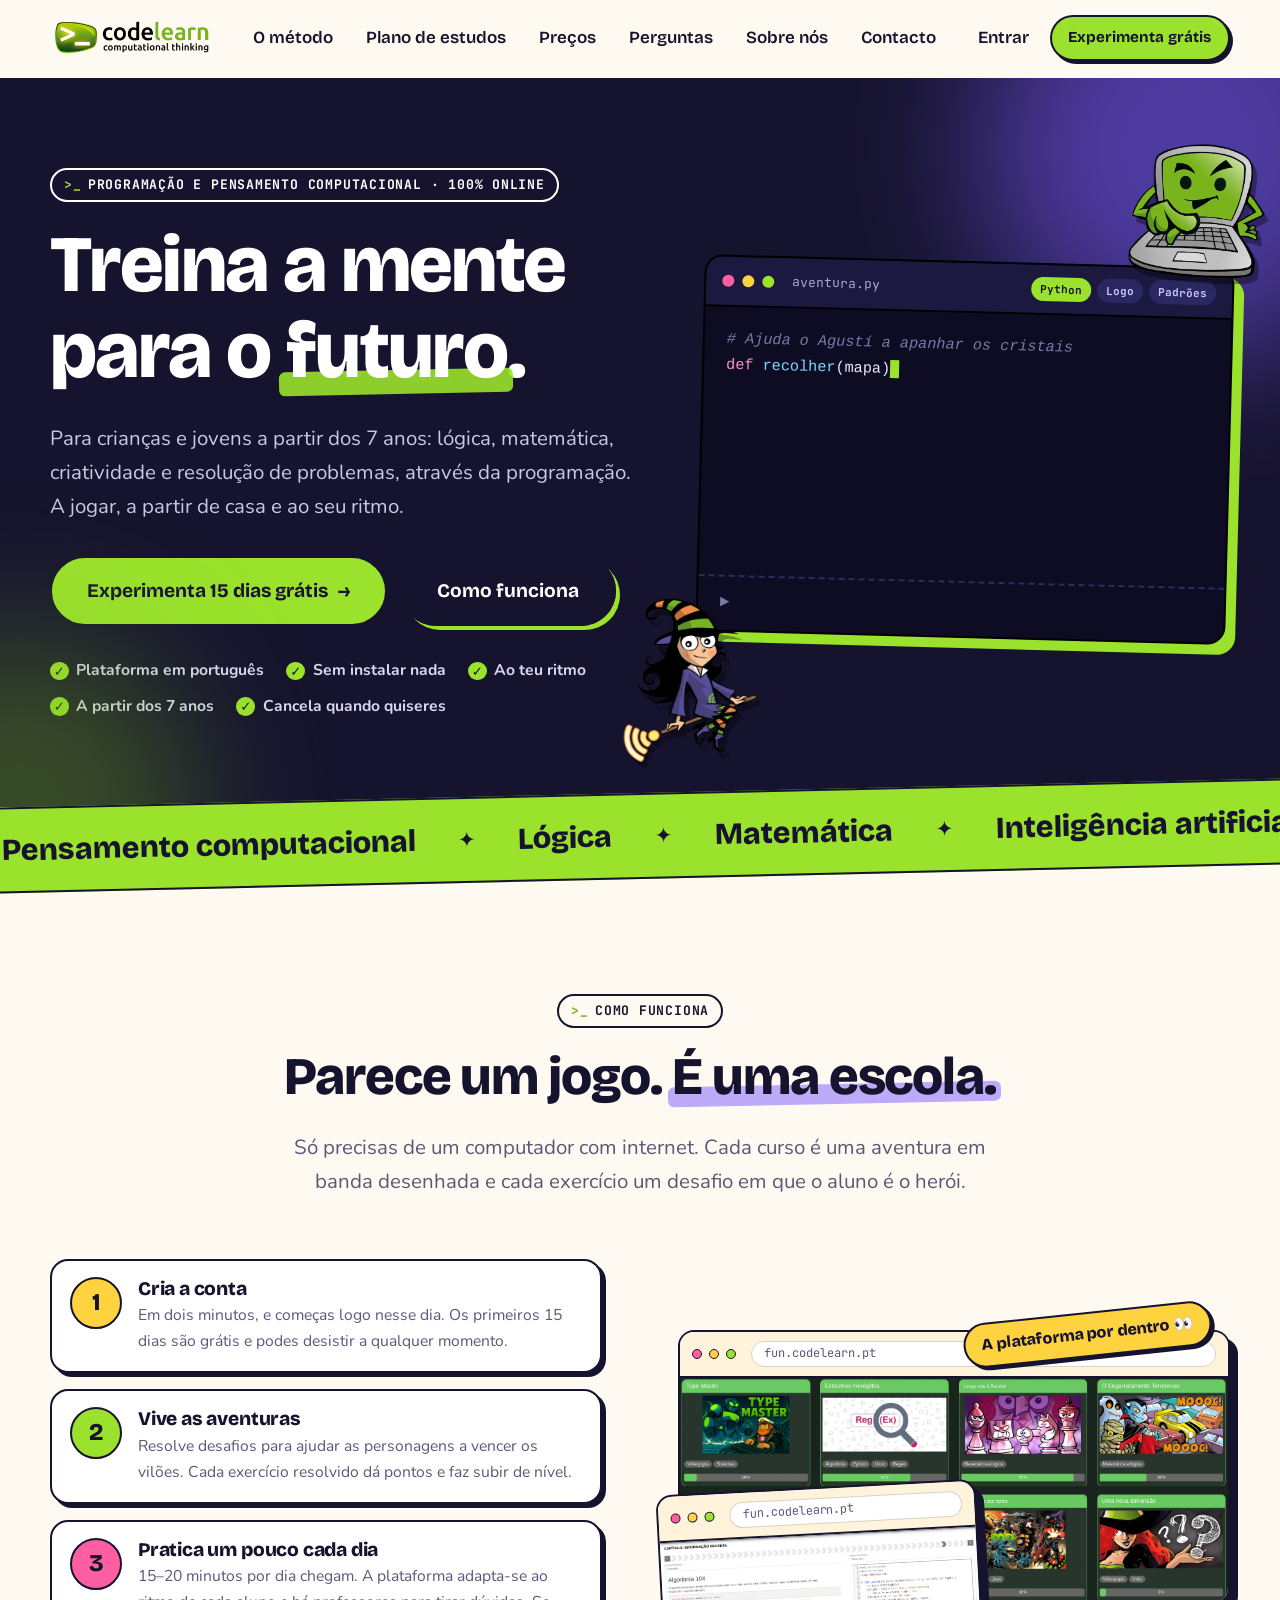
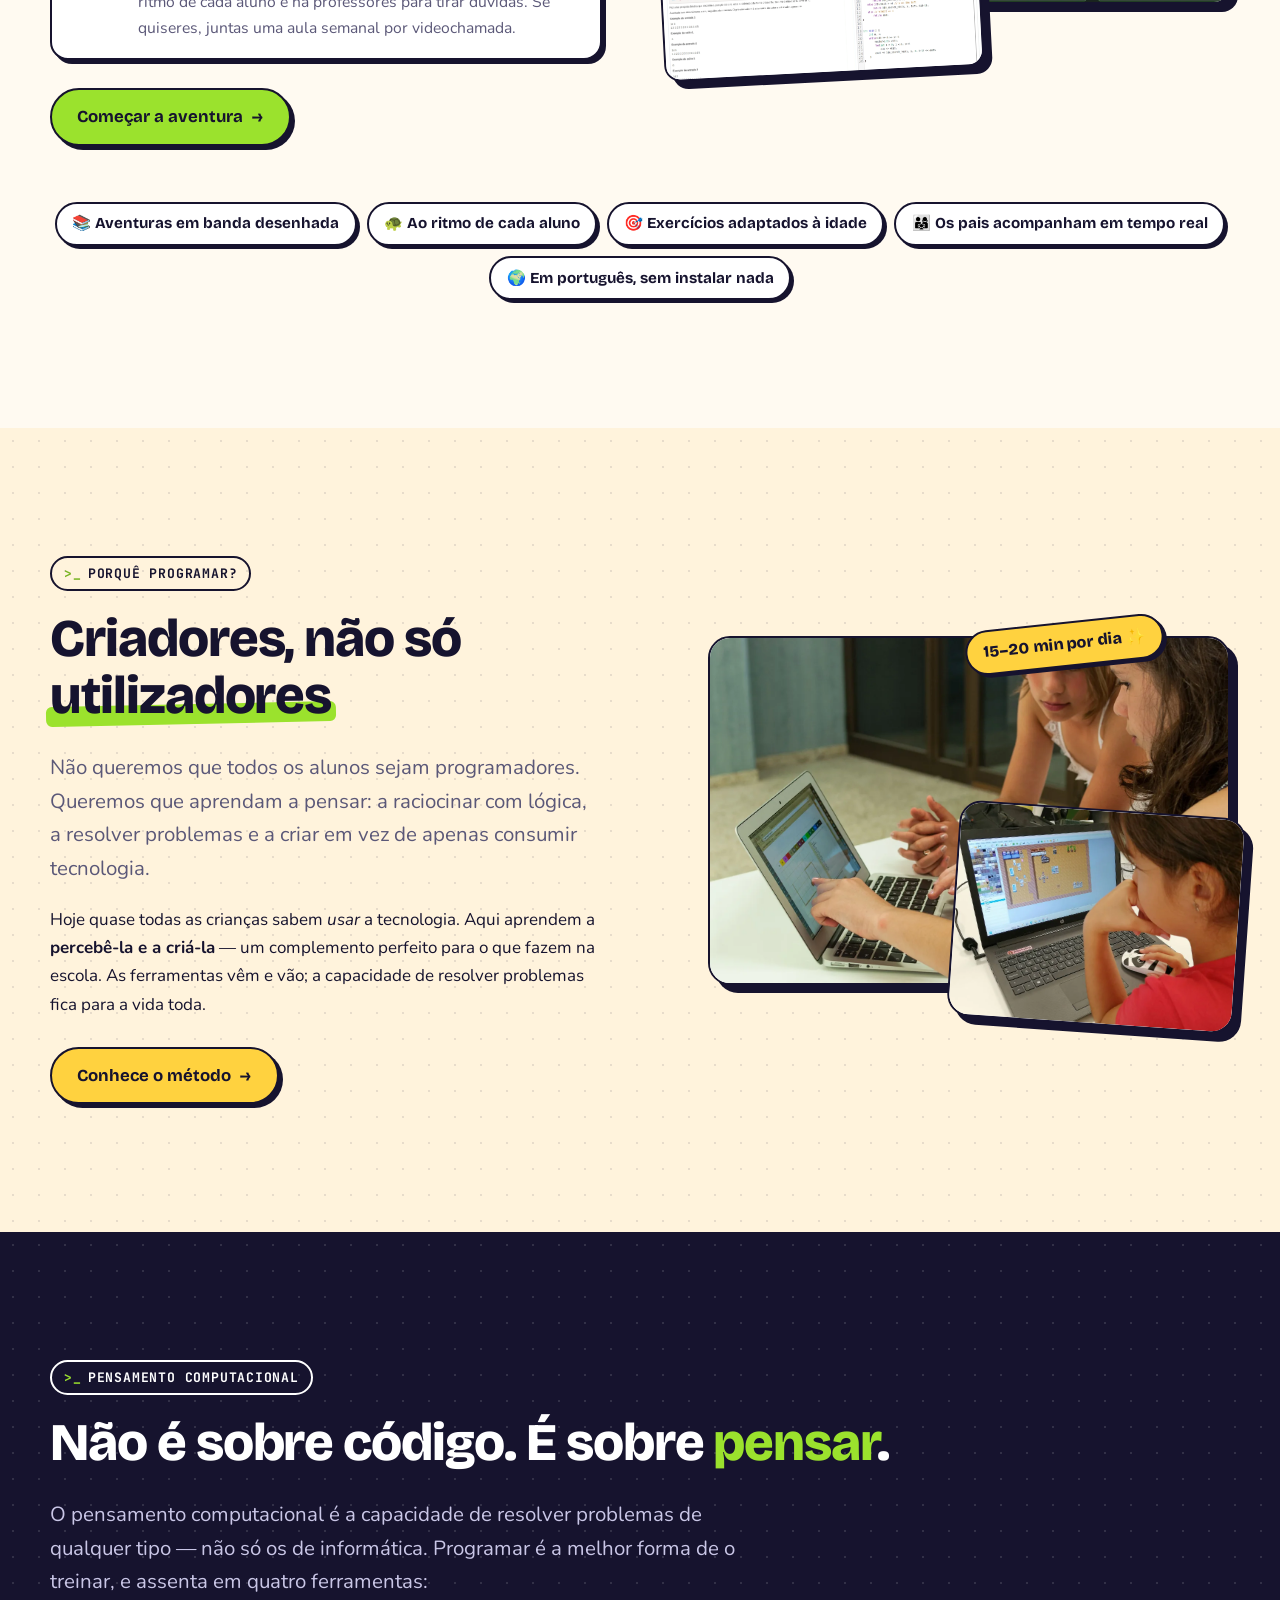
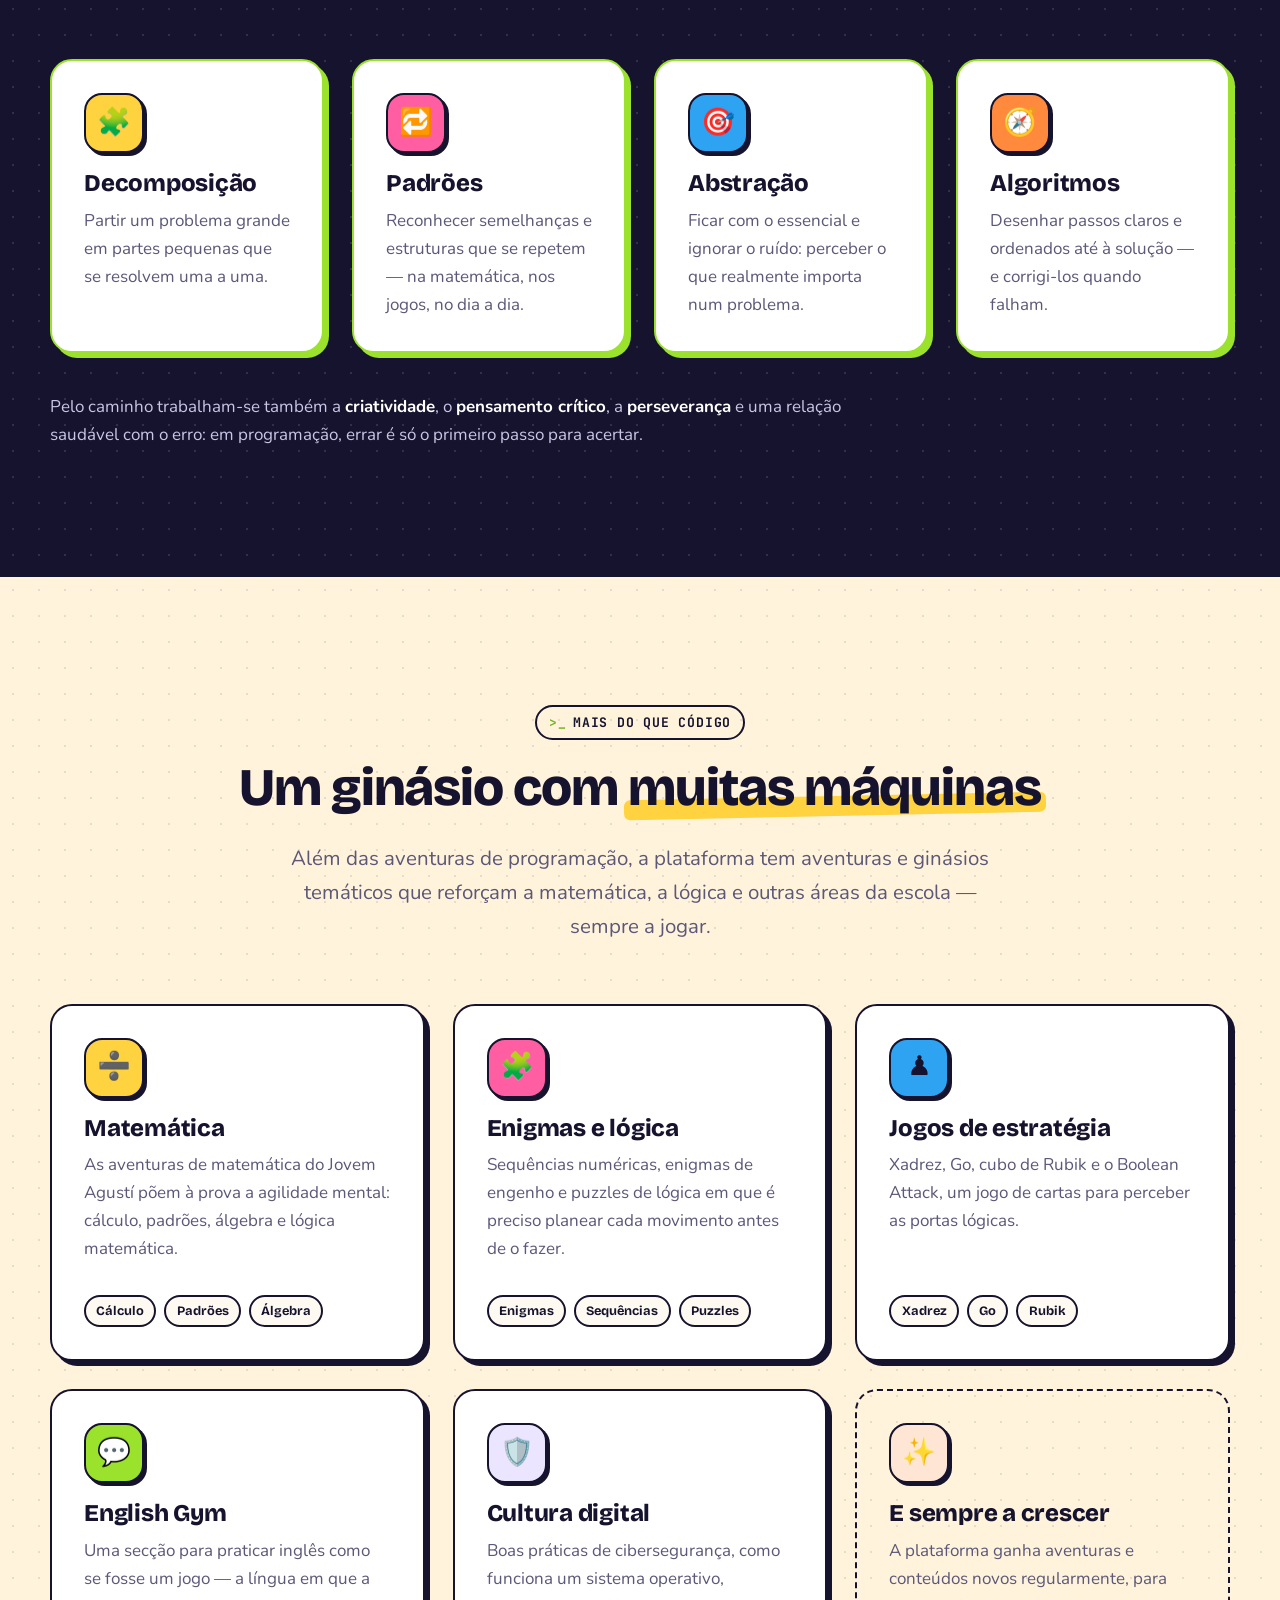
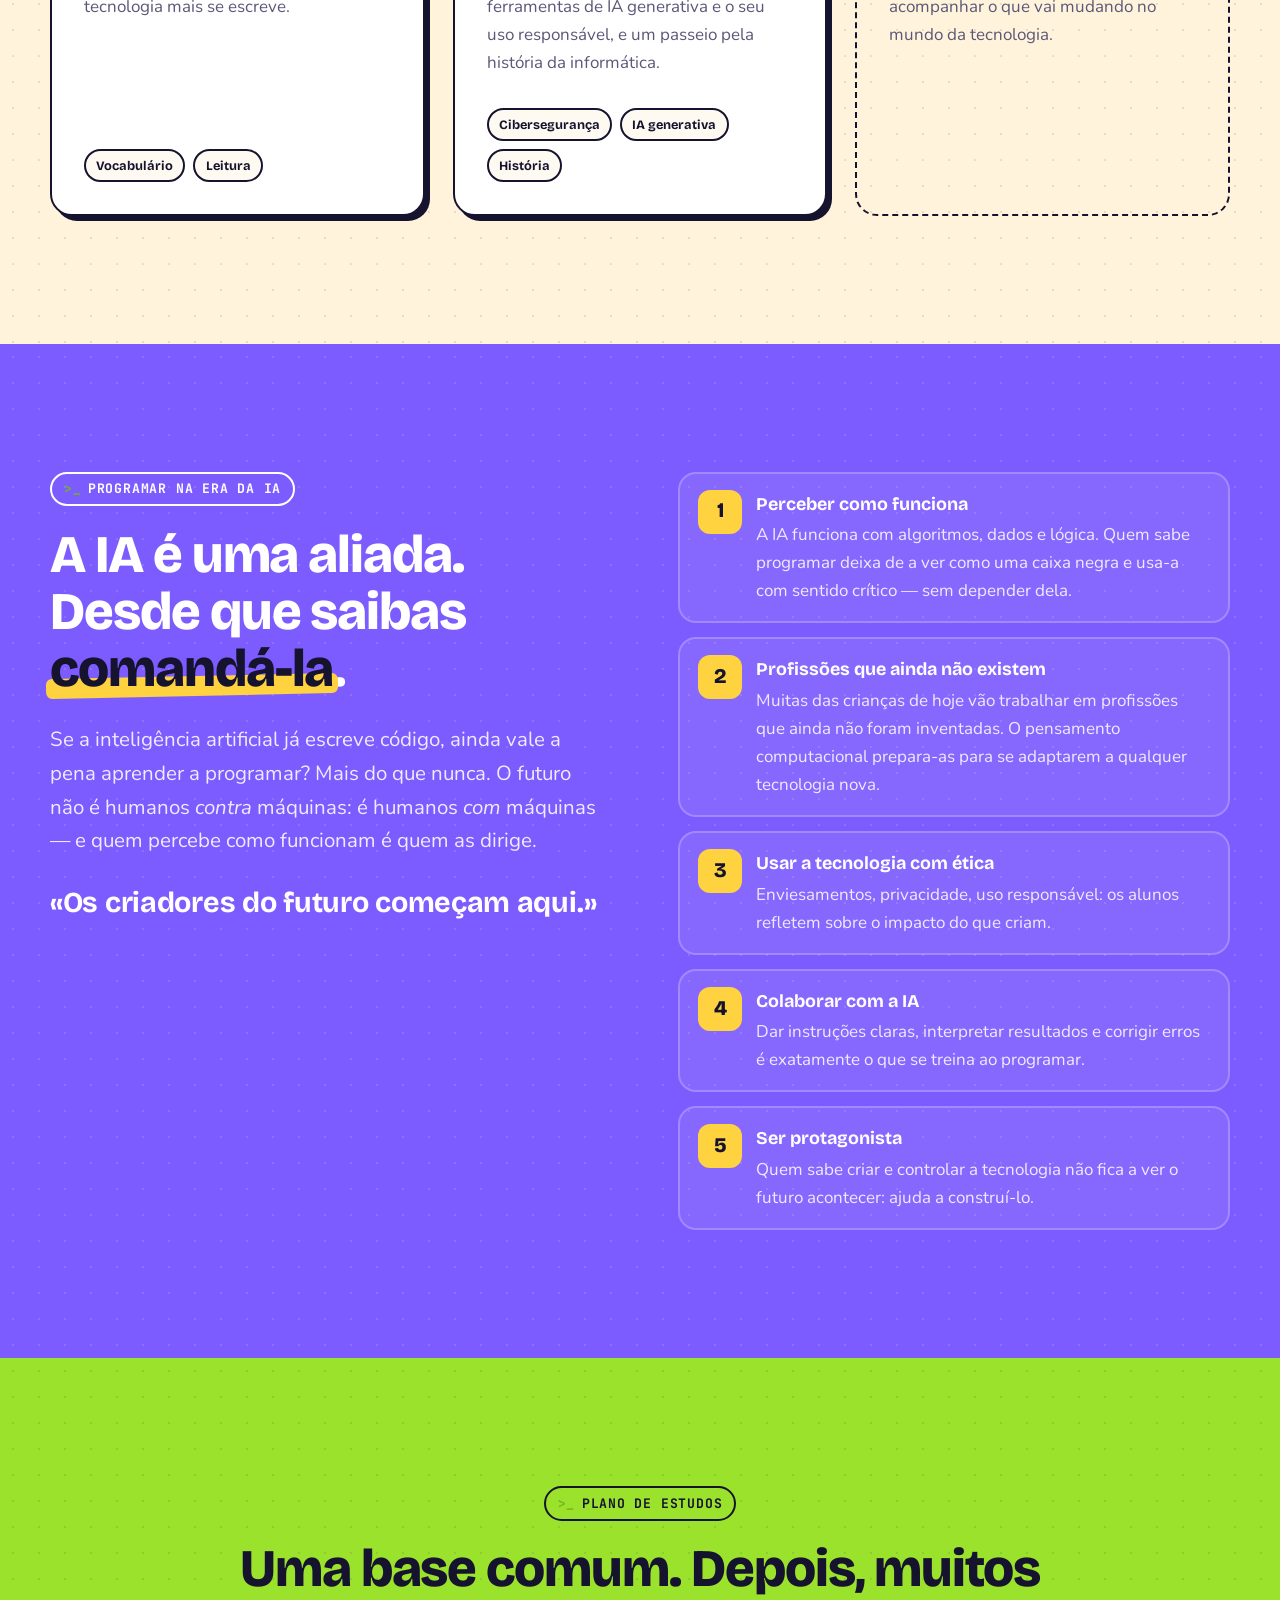
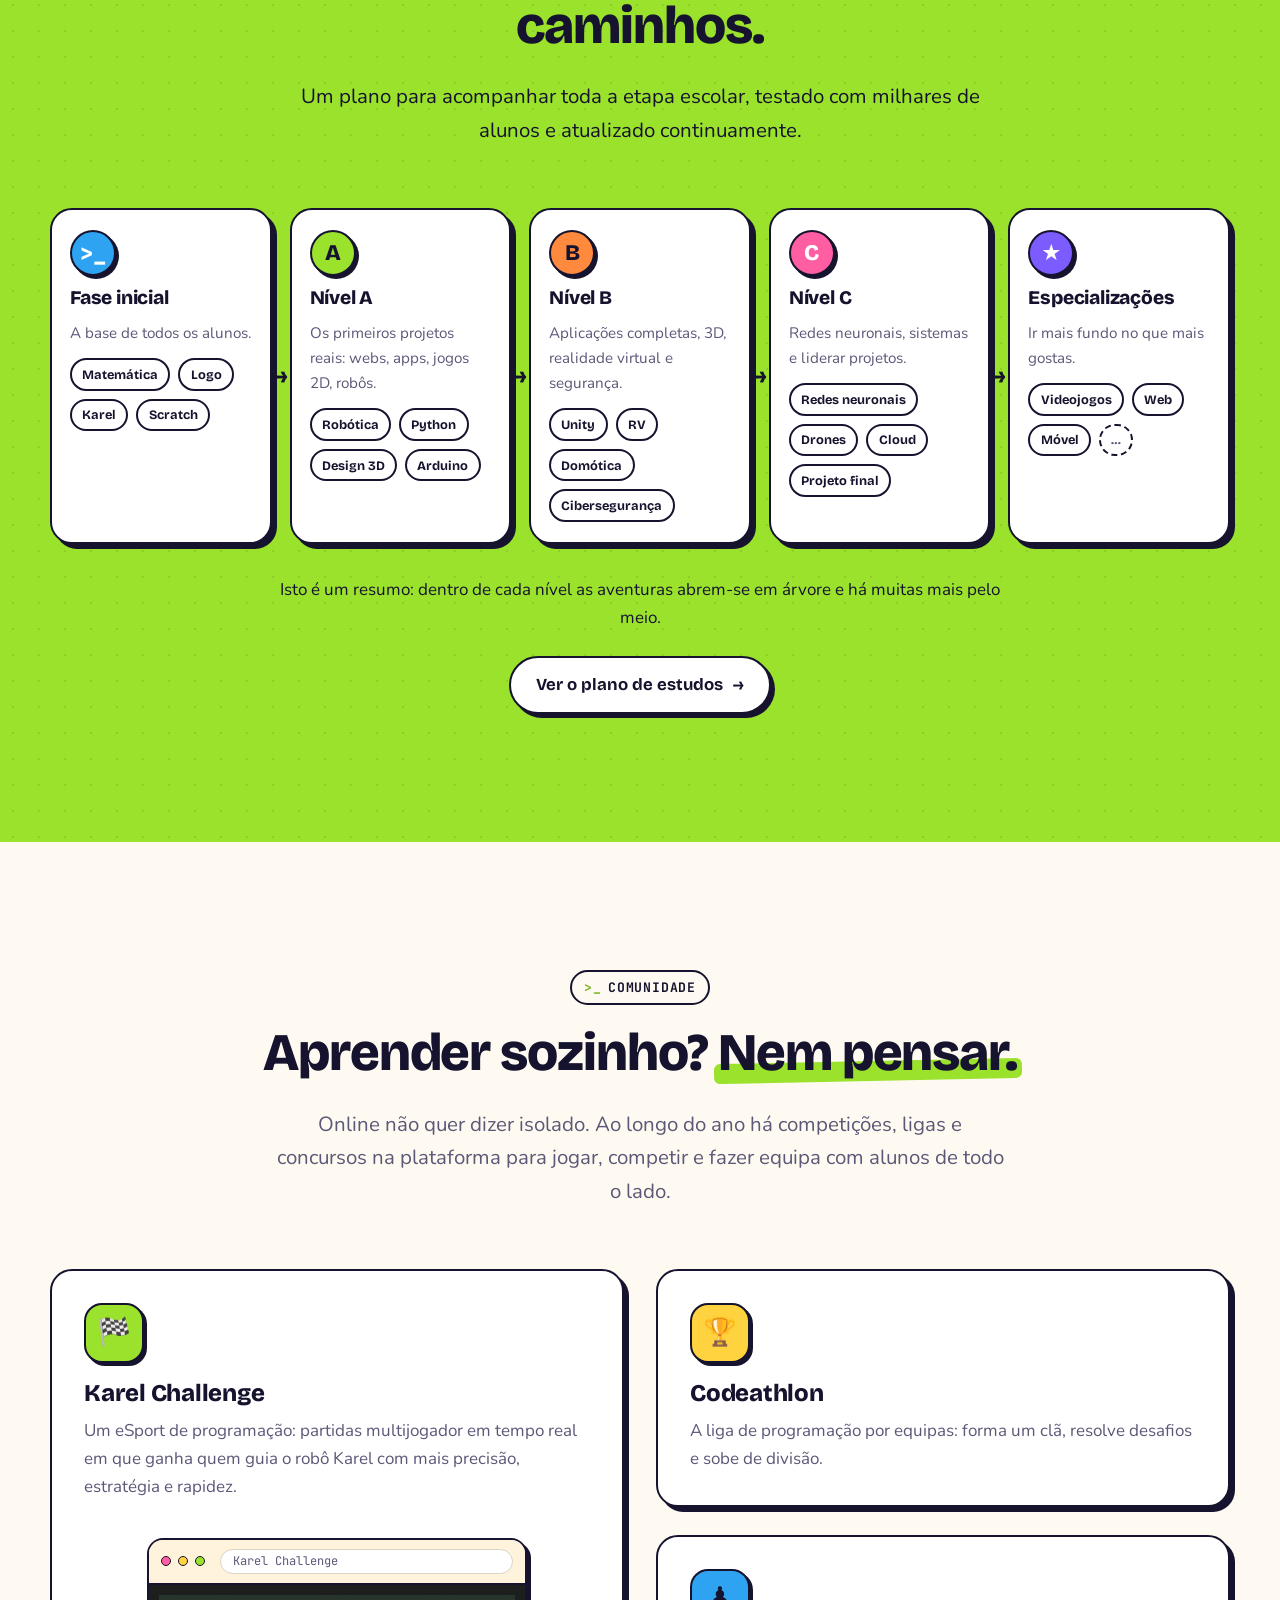
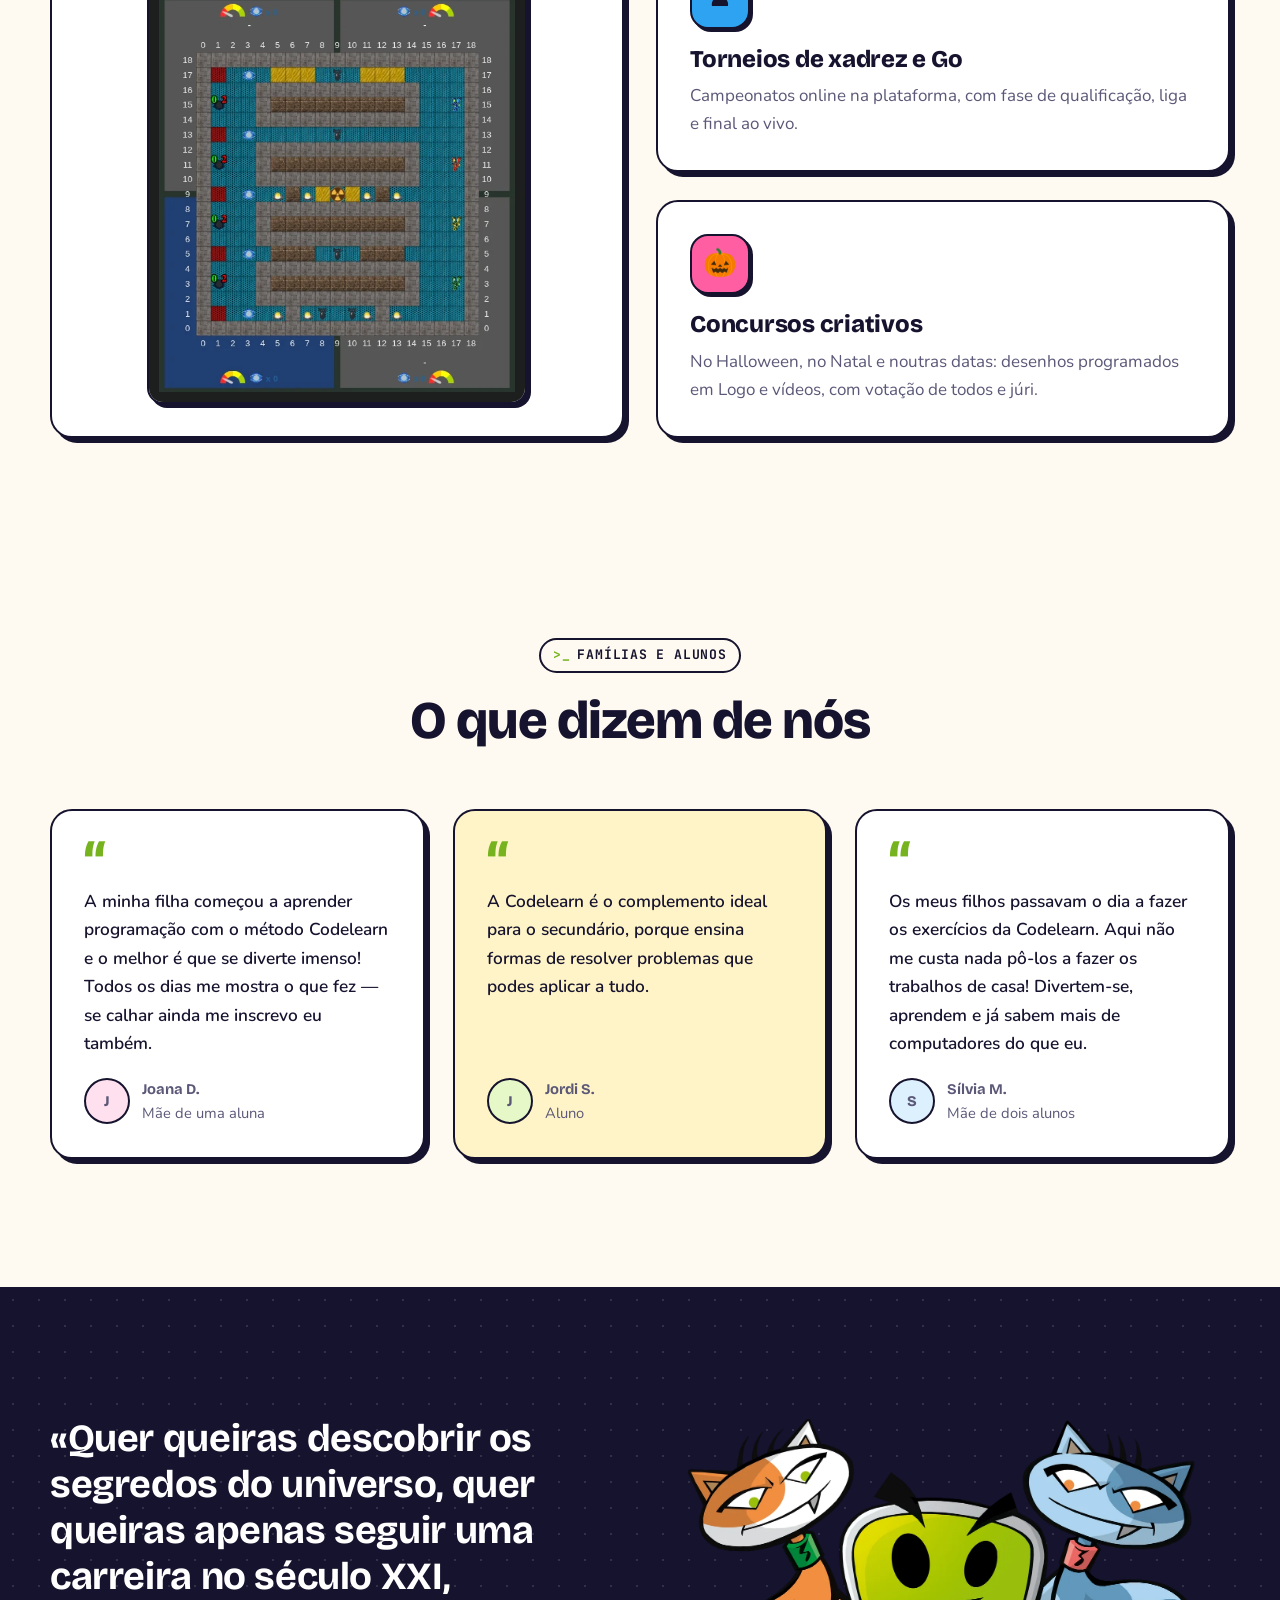
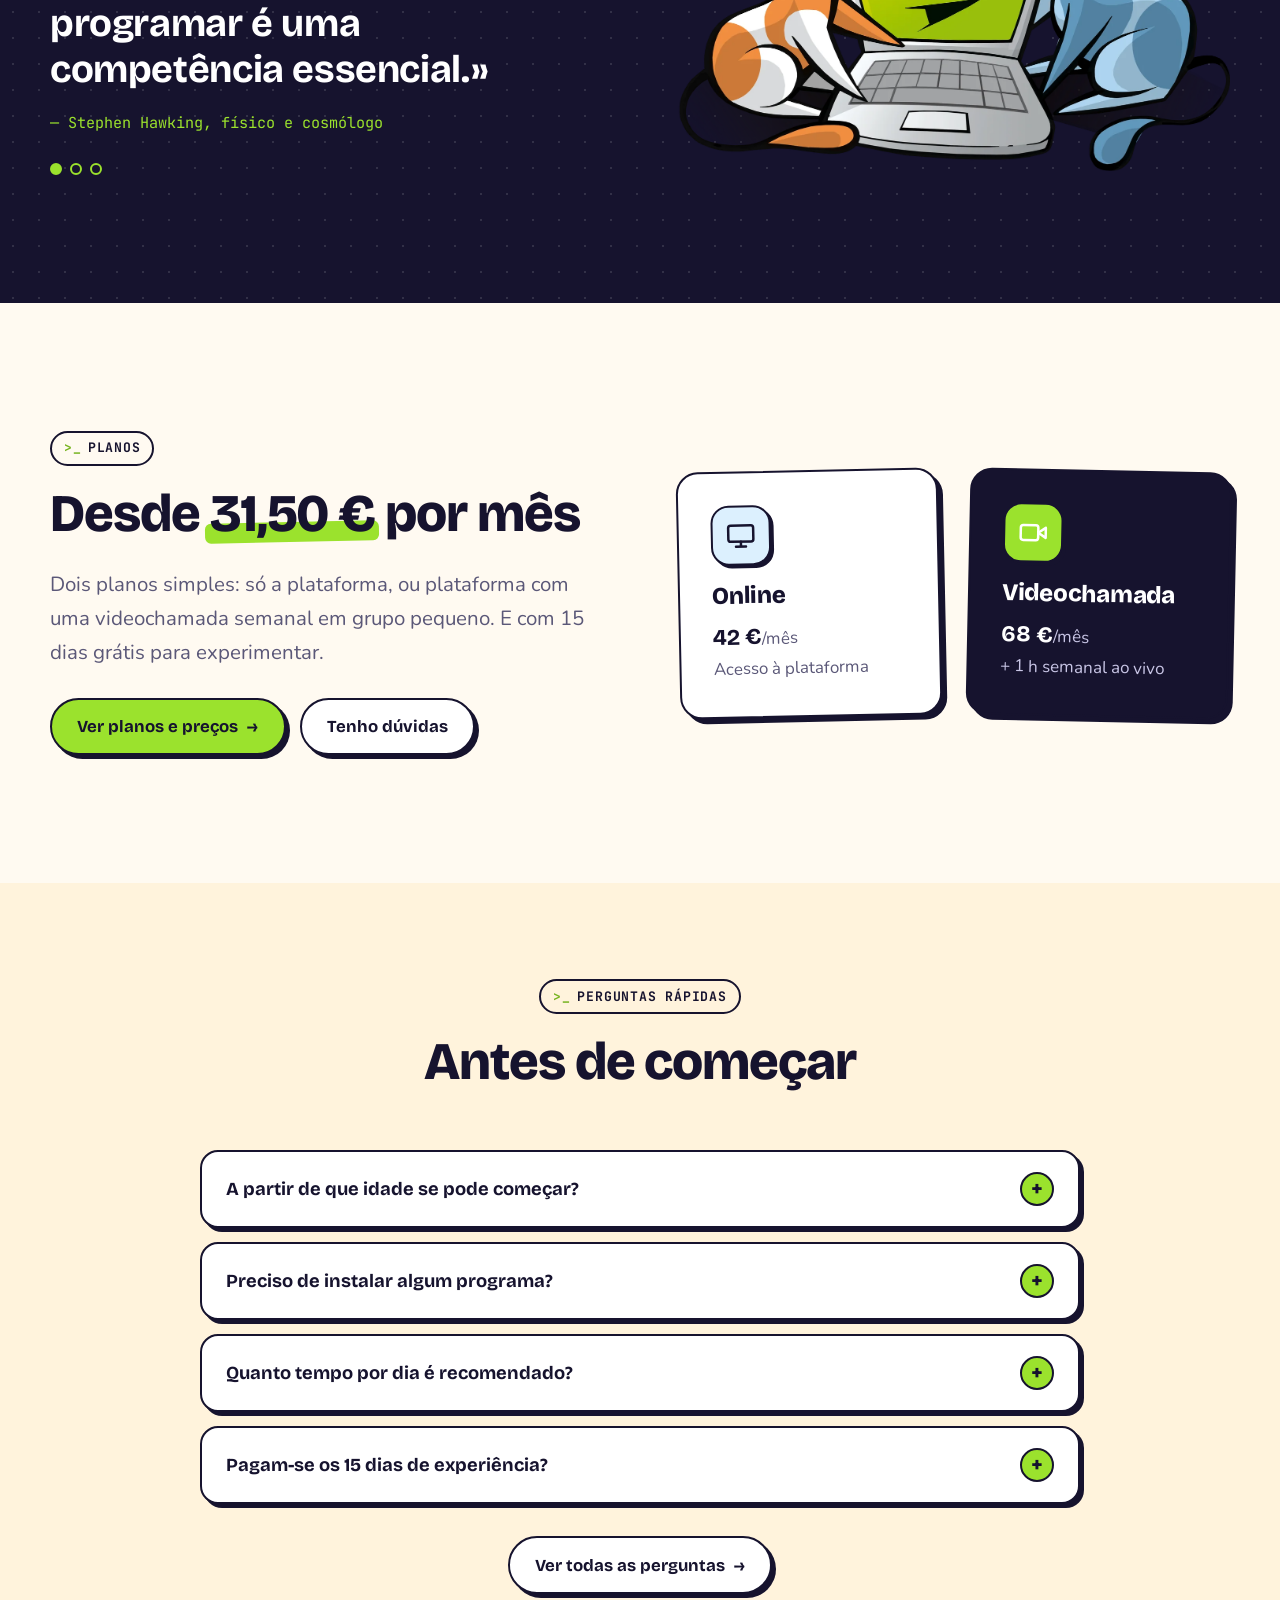
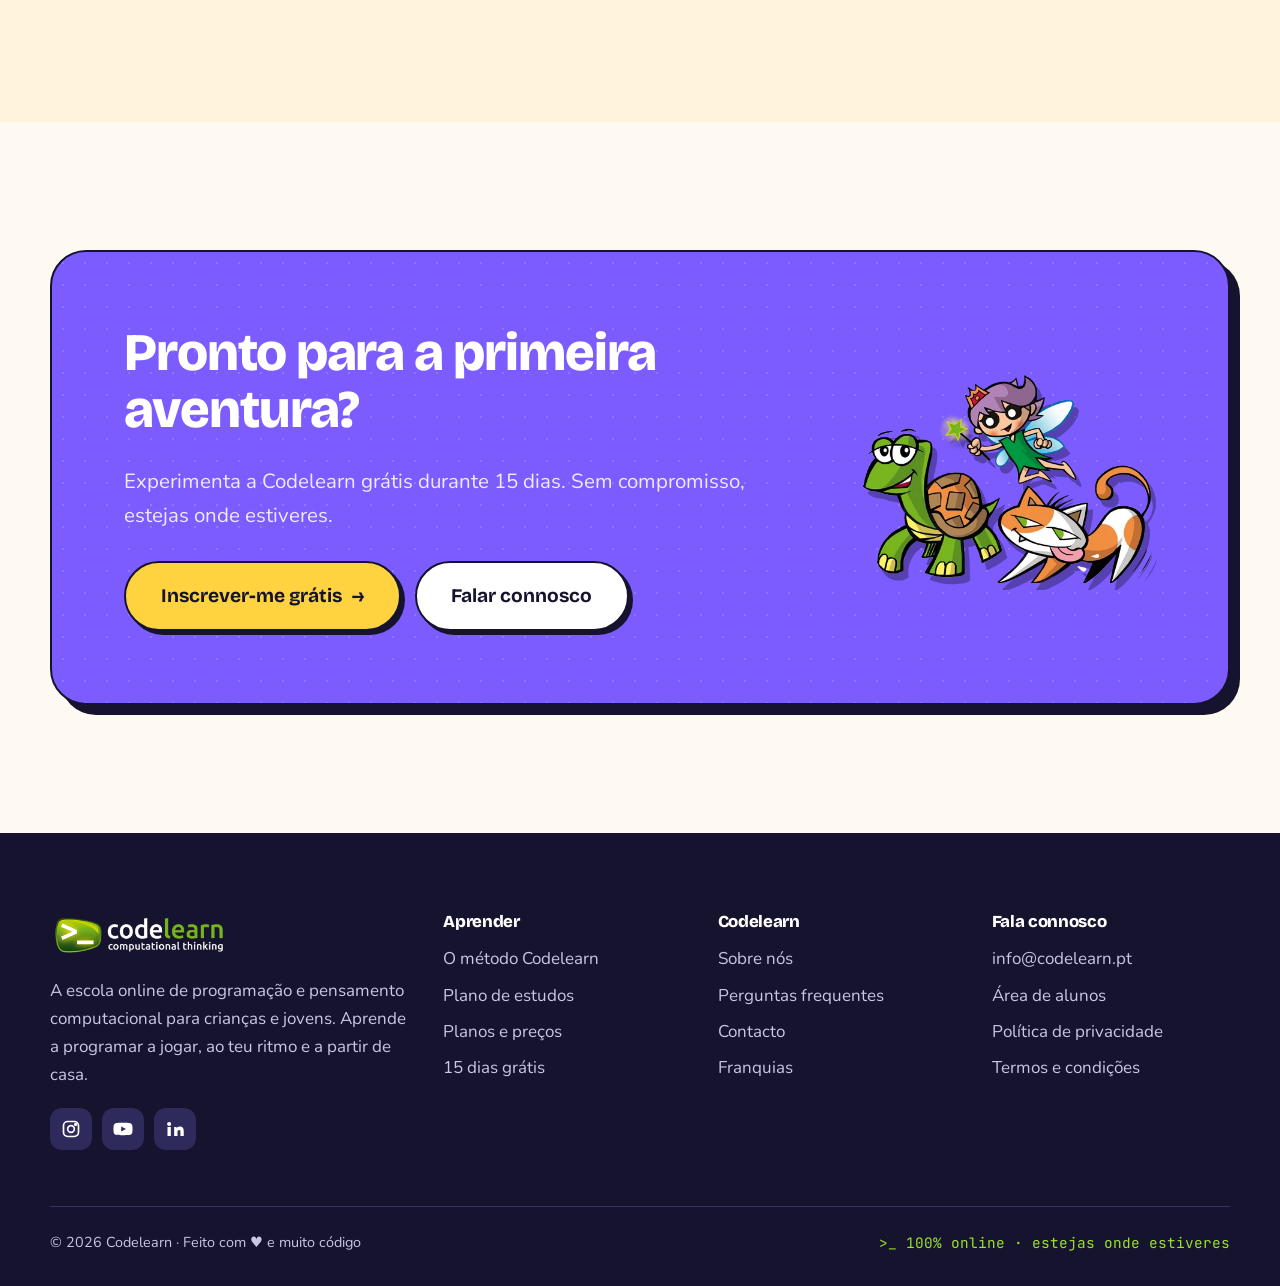
<file: index.html>
<!doctype html>
<html lang="pt" class="no-js">
<head>
<!-- @head -->
<meta charset="utf-8">
<meta name="viewport" content="width=device-width, initial-scale=1">
<meta name="theme-color" content="#16132e">
<link rel="icon" type="image/png" href="assets/img/favicon.png">
<link rel="apple-touch-icon" href="assets/img/apple-touch-icon.png">
<link rel="preconnect" href="https://fonts.googleapis.com">
<link rel="preconnect" href="https://fonts.gstatic.com" crossorigin>
<link rel="stylesheet" href="https://fonts.googleapis.com/css2?family=Bricolage+Grotesque:opsz,wght@12..96,600;12..96,700;12..96,800&family=JetBrains+Mono:wght@500;700&family=Nunito:wght@400;600;700;800&display=swap">
<link rel="stylesheet" href="assets/css/style.css">
<meta property="og:site_name" content="Codelearn">
<meta property="og:locale" content="pt_PT">
<meta property="og:locale:alternate" content="pt_BR">
<meta property="og:image" content="assets/img/personagens-banner.webp">
<!-- /@head -->
<title>Codelearn · Programação online para crianças e jovens</title>
<meta name="description" content="A escola online de programação e pensamento computacional para crianças e jovens a partir dos 7 anos. Lógica, matemática e criatividade, a jogar e ao seu ritmo. Experimenta 15 dias grátis.">
<meta property="og:title" content="Codelearn · Treina a mente para o futuro">
<meta property="og:description" content="Pensamento computacional e programação online para crianças e jovens, com um método gamificado. 15 dias grátis.">
</head>
<body data-page="inicio">
<!-- @header -->
<a class="skip" href="#conteudo">Saltar para o conteúdo</a>
<header class="site-header">
  <div class="wrap nav">
    <a class="brand" href="index.html" aria-label="Codelearn — início"><img src="assets/img/logo.png" alt="Codelearn" width="164" height="42"></a>
    <button class="nav-toggle" type="button" aria-expanded="false" aria-controls="menu" aria-label="Abrir menu"><span></span></button>
    <nav class="nav-menu" id="menu" aria-label="Principal">
      <ul class="nav-links">
        <li><a href="metodo.html" data-nav="metodo">O método</a></li>
        <li><a href="plano.html" data-nav="plano">Plano de estudos</a></li>
        <li><a href="precos.html" data-nav="precos">Preços</a></li>
        <li><a href="faq.html" data-nav="faq">Perguntas</a></li>
        <li><a href="sobre.html" data-nav="sobre">Sobre nós</a></li>
        <li><a href="contacto.html" data-nav="contacto">Contacto</a></li>
      </ul>
      <div class="nav-cta">
        <a class="nav-login" href="https://fun.codelearn.pt">Entrar</a>
        <a class="btn btn-lime btn-sm" href="https://fun.codelearn.pt/enroll">Experimenta grátis</a>
      </div>
    </nav>
  </div>
</header>
<!-- /@header -->

<main id="conteudo">

  <!-- Hero -->
  <section class="hero dots">
    <div class="hero-blob b1"></div>
    <div class="hero-blob b2"></div>
    <div class="wrap hero-grid">
      <div class="on-dark" style="background:none">
        <span class="eyebrow">Programação e pensamento computacional · 100% online</span>
        <h1>Treina a mente para o <span class="hl">futuro</span>.</h1>
        <p class="lead">Para crianças e jovens a partir dos 7 anos: lógica, matemática, criatividade e resolução de problemas, através da programação. A jogar, a partir de casa e ao seu ritmo.</p>
        <div class="btn-row">
          <a class="btn btn-lime btn-lg" href="https://fun.codelearn.pt/enroll">Experimenta 15 dias grátis <span class="arrow">→</span></a>
          <a class="btn btn-outline-light btn-lg" href="metodo.html">Como funciona</a>
        </div>
        <ul class="hero-badges">
          <li>Plataforma em português</li>
          <li>Sem instalar nada</li>
          <li>Ao teu ritmo</li>
          <li>A partir dos 7 anos</li>
          <li>Cancela quando quiseres</li>
        </ul>
      </div>
      <div class="hero-visual">
        <img class="char char-agusti" src="assets/img/agusti.webp" alt="" width="500" height="497">
        <div class="editor" data-editor aria-label="Exemplo de código escrito por um aluno">
          <div class="editor-bar">
            <i></i><i></i><i></i>
            <span class="file">aventura.py</span>
            <span class="editor-tabs" aria-hidden="true"><span class="on">Python</span><span>Logo</span><span>Padrões</span></span>
          </div>
          <pre><code><span class="c"># Ajuda o Agustí a apanhar os cristais</span>
<span class="k">def</span> <span class="f">recolher</span>(mapa):
    cristais = <span class="n">0</span>
<span class="k">    for</span> casa <span class="k">in</span> mapa:
<span class="k">        if</span> casa == <span class="s">"💎"</span>:
            cristais += <span class="n">1</span>
<span class="k">    return</span> cristais</code></pre>
          <div class="editor-out" aria-live="off"></div>
        </div>
        <img class="char char-witch" src="assets/img/feiticeira.webp" alt="" width="700" height="864">
      </div>
    </div>
  </section>

  <div class="marquee" aria-hidden="true">
    <div class="marquee-track">
      <span>Pensamento computacional</span><span>Lógica</span><span>Matemática</span><span>Inteligência artificial</span><span>Resolução de problemas</span><span>Criatividade</span><span>Programação</span><span>Robótica</span><span>Estratégia</span>
      <span>Pensamento computacional</span><span>Lógica</span><span>Matemática</span><span>Inteligência artificial</span><span>Resolução de problemas</span><span>Criatividade</span><span>Programação</span><span>Robótica</span><span>Estratégia</span>
    </div>
  </div>

  <!-- Como funciona + plataforma -->
  <section class="section">
    <div class="wrap">
      <div class="section-head center reveal">
        <span class="eyebrow">Como funciona</span>
        <h2>Parece um jogo. <span class="hl hl-violet">É uma escola.</span></h2>
        <p class="lead">Só precisas de um computador com internet. Cada curso é uma aventura em banda desenhada e cada exercício um desafio em que o aluno é o herói.</p>
      </div>
      <div class="split" style="align-items:center">
        <div class="reveal">
          <ol class="vsteps">
            <li><div><h3>Cria a conta</h3><p>Em dois minutos, e começas logo nesse dia. Os primeiros 15 dias são grátis e podes desistir a qualquer momento.</p></div></li>
            <li><div><h3>Vive as aventuras</h3><p>Resolve desafios para ajudar as personagens a vencer os vilões. Cada exercício resolvido dá pontos e faz subir de nível.</p></div></li>
            <li><div><h3>Pratica um pouco cada dia</h3><p>15–20 minutos por dia chegam. A plataforma adapta-se ao ritmo de cada aluno e há professores para tirar dúvidas. Se quiseres, juntas uma aula semanal por videochamada.</p></div></li>
          </ol>
          <a class="btn btn-lime" href="https://fun.codelearn.pt/enroll">Começar a aventura <span class="arrow">→</span></a>
        </div>
        <div class="shots reveal reveal-d1">
          <span class="sticker">A plataforma por dentro 👀</span>
          <div class="browser"><div class="browser-bar"><i></i><i></i><i></i><span>fun.codelearn.pt</span></div><img src="assets/img/plataforma-aventuras.webp" alt="A lista de aventuras da plataforma Codelearn, cada uma com a sua ilustração, temas e progresso" width="1580" height="645" loading="lazy"></div>
          <div class="browser small"><div class="browser-bar"><i></i><i></i><i></i><span>fun.codelearn.pt</span></div><img src="assets/img/plataforma-exercicio.webp" alt="Um exercício de algoritmos, com o enunciado à esquerda e o editor de código à direita" width="1682" height="732" loading="lazy"></div>
        </div>
      </div>
      <div class="perks reveal">
        <span class="chip">📚 Aventuras em banda desenhada</span>
        <span class="chip">🐢 Ao ritmo de cada aluno</span>
        <span class="chip">🎯 Exercícios adaptados à idade</span>
        <span class="chip">👨‍👩‍👧 Os pais acompanham em tempo real</span>
        <span class="chip">🌍 Em português, sem instalar nada</span>
      </div>
    </div>
  </section>

  <!-- Ginásio para a mente -->
  <section class="section bg-cream dots-ink">
    <div class="wrap split">
      <div class="reveal">
        <span class="eyebrow">Porquê programar?</span>
        <h2>Criadores, não só <span class="hl">utilizadores</span></h2>
        <p class="lead">Não queremos que todos os alunos sejam programadores. Queremos que aprendam a pensar: a raciocinar com lógica, a resolver problemas e a criar em vez de apenas consumir tecnologia.</p>
        <p>Hoje quase todas as crianças sabem <em>usar</em> a tecnologia. Aqui aprendem a <strong>percebê-la e a criá-la</strong> — um complemento perfeito para o que fazem na escola. As ferramentas vêm e vão; a capacidade de resolver problemas fica para a vida toda.</p>
        <div class="btn-row" style="margin-top:28px">
          <a class="btn btn-sun" href="metodo.html">Conhece o método <span class="arrow">→</span></a>
        </div>
      </div>
      <div class="photo-stack reveal reveal-d1">
        <span class="sticker">15–20 min por dia ✨</span>
        <div class="photo"><img src="assets/img/alunas-portatil.webp" alt="Duas alunas a programar num portátil" width="1400" height="933" loading="lazy"></div>
        <div class="photo small"><img src="assets/img/aluna-scratch.webp" alt="Aluna concentrada a programar em Scratch" width="750" height="563" loading="lazy"></div>
      </div>
    </div>
  </section>

  <!-- Pensamento computacional -->
  <section class="section on-dark dots">
    <div class="wrap">
      <div class="section-head reveal">
        <span class="eyebrow">Pensamento computacional</span>
        <h2>Não é sobre código. É sobre <span class="txt-lime">pensar</span>.</h2>
        <p class="lead">O pensamento computacional é a capacidade de resolver problemas de qualquer tipo — não só os de informática. Programar é a melhor forma de o treinar, e assenta em quatro ferramentas:</p>
      </div>
      <div class="grid grid-4">
        <article class="card lift reveal">
          <div class="icon bg-sun">🧩</div>
          <h3>Decomposição</h3>
          <p>Partir um problema grande em partes pequenas que se resolvem uma a uma.</p>
        </article>
        <article class="card lift reveal reveal-d1">
          <div class="icon bg-pink">🔁</div>
          <h3>Padrões</h3>
          <p>Reconhecer semelhanças e estruturas que se repetem — na matemática, nos jogos, no dia a dia.</p>
        </article>
        <article class="card lift reveal reveal-d2">
          <div class="icon bg-sky">🎯</div>
          <h3>Abstração</h3>
          <p>Ficar com o essencial e ignorar o ruído: perceber o que realmente importa num problema.</p>
        </article>
        <article class="card lift reveal reveal-d3">
          <div class="icon bg-orange">🧭</div>
          <h3>Algoritmos</h3>
          <p>Desenhar passos claros e ordenados até à solução — e corrigi-los quando falham.</p>
        </article>
      </div>
      <p class="reveal" style="margin-top:40px;color:#c9c6e6;max-width:52rem">Pelo caminho trabalham-se também a <strong style="color:#fff">criatividade</strong>, o <strong style="color:#fff">pensamento crítico</strong>, a <strong style="color:#fff">perseverança</strong> e uma relação saudável com o erro: em programação, errar é só o primeiro passo para acertar.</p>
    </div>
  </section>

  <!-- Mais do que código -->
  <section class="section bg-cream dots-ink">
    <div class="wrap">
      <div class="section-head center reveal">
        <span class="eyebrow">Mais do que código</span>
        <h2>Um ginásio com <span class="hl hl-sun">muitas máquinas</span></h2>
        <p class="lead">Além das aventuras de programação, a plataforma tem aventuras e ginásios temáticos que reforçam a matemática, a lógica e outras áreas da escola — sempre a jogar.</p>
      </div>
<!-- @areas -->
<div class="grid grid-3">
  <article class="card lift area reveal">
    <div class="icon bg-sun">➗</div>
    <h3>Matemática</h3>
    <p>As aventuras de matemática do Jovem Agustí põem à prova a agilidade mental: cálculo, padrões, álgebra e lógica matemática.</p>
    <div class="chips"><span class="chip">Cálculo</span><span class="chip">Padrões</span><span class="chip">Álgebra</span></div>
  </article>
  <article class="card lift area reveal reveal-d1">
    <div class="icon bg-pink">🧩</div>
    <h3>Enigmas e lógica</h3>
    <p>Sequências numéricas, enigmas de engenho e puzzles de lógica em que é preciso planear cada movimento antes de o fazer.</p>
    <div class="chips"><span class="chip">Enigmas</span><span class="chip">Sequências</span><span class="chip">Puzzles</span></div>
  </article>
  <article class="card lift area reveal reveal-d2">
    <div class="icon bg-sky">♟️</div>
    <h3>Jogos de estratégia</h3>
    <p>Xadrez, Go, cubo de Rubik e o Boolean Attack, um jogo de cartas para perceber as portas lógicas.</p>
    <div class="chips"><span class="chip">Xadrez</span><span class="chip">Go</span><span class="chip">Rubik</span></div>
  </article>
  <article class="card lift area reveal">
    <div class="icon bg-lime">💬</div>
    <h3>English Gym</h3>
    <p>Uma secção para praticar inglês como se fosse um jogo — a língua em que a tecnologia mais se escreve.</p>
    <div class="chips"><span class="chip">Vocabulário</span><span class="chip">Leitura</span></div>
  </article>
  <article class="card lift area reveal reveal-d1">
    <div class="icon bg-violet-soft">🛡️</div>
    <h3>Cultura digital</h3>
    <p>Boas práticas de cibersegurança, como funciona um sistema operativo, ferramentas de IA generativa e o seu uso responsável, e um passeio pela história da informática.</p>
    <div class="chips"><span class="chip">Cibersegurança</span><span class="chip">IA generativa</span><span class="chip">História</span></div>
  </article>
  <article class="card area reveal reveal-d2" style="background:transparent;border-style:dashed;box-shadow:none">
    <div class="icon bg-orange-soft">✨</div>
    <h3>E sempre a crescer</h3>
    <p>A plataforma ganha aventuras e conteúdos novos regularmente, para acompanhar o que vai mudando no mundo da tecnologia.</p>
  </article>
</div>
<!-- /@areas -->
    </div>
  </section>

  <!-- IA -->
  <section class="section bg-violet dots">
    <div class="wrap split" style="align-items:start">
      <div class="reveal">
        <span class="eyebrow" style="color:#fff">Programar na era da IA</span>
        <h2 style="color:#fff">A IA é uma aliada. Desde que saibas <span class="hl hl-sun" style="color:var(--ink)">comandá-la</span>.</h2>
        <p class="lead" style="color:#efeaff">Se a inteligência artificial já escreve código, ainda vale a pena aprender a programar? Mais do que nunca. O futuro não é humanos <em>contra</em> máquinas: é humanos <em>com</em> máquinas — e quem percebe como funcionam é quem as dirige.</p>
        <p class="big-quote" style="font-size:clamp(1.3rem,2.4vw,1.8rem);margin-top:28px">«Os criadores do futuro começam aqui.»</p>
      </div>
      <ol class="ai-list reveal reveal-d1" style="color:#fff">
        <li><div><strong>Perceber como funciona</strong><span>A IA funciona com algoritmos, dados e lógica. Quem sabe programar deixa de a ver como uma caixa negra e usa-a com sentido crítico — sem depender dela.</span></div></li>
        <li><div><strong>Profissões que ainda não existem</strong><span>Muitas das crianças de hoje vão trabalhar em profissões que ainda não foram inventadas. O pensamento computacional prepara-as para se adaptarem a qualquer tecnologia nova.</span></div></li>
        <li><div><strong>Usar a tecnologia com ética</strong><span>Enviesamentos, privacidade, uso responsável: os alunos refletem sobre o impacto do que criam.</span></div></li>
        <li><div><strong>Colaborar com a IA</strong><span>Dar instruções claras, interpretar resultados e corrigir erros é exatamente o que se treina ao programar.</span></div></li>
        <li><div><strong>Ser protagonista</strong><span>Quem sabe criar e controlar a tecnologia não fica a ver o futuro acontecer: ajuda a construí-lo.</span></div></li>
      </ol>
    </div>
  </section>

  <!-- Plano de estudos -->
  <section class="section bg-lime dots-ink">
    <div class="wrap">
      <div class="section-head center reveal">
        <span class="eyebrow">Plano de estudos</span>
        <h2>Uma base comum. Depois, muitos caminhos.</h2>
        <p class="lead" style="color:var(--ink)">Um plano para acompanhar toda a etapa escolar, testado com milhares de alunos e atualizado continuamente.</p>
      </div>
      <div class="ladder">
        <div class="rung reveal"><span class="badge badge-ini">&gt;_</span><h3>Fase inicial</h3><p>A base de todos os alunos.</p><div class="chips"><span class="chip">Matemática</span><span class="chip">Logo</span><span class="chip">Karel</span><span class="chip">Scratch</span></div></div>
        <div class="rung reveal reveal-d1"><span class="badge badge-a">A</span><h3>Nível A</h3><p>Os primeiros projetos reais: webs, apps, jogos 2D, robôs.</p><div class="chips"><span class="chip">Robótica</span><span class="chip">Python</span><span class="chip">Design 3D</span><span class="chip">Arduino</span></div></div>
        <div class="rung reveal reveal-d2"><span class="badge badge-b">B</span><h3>Nível B</h3><p>Aplicações completas, 3D, realidade virtual e segurança.</p><div class="chips"><span class="chip">Unity</span><span class="chip">RV</span><span class="chip">Domótica</span><span class="chip">Cibersegurança</span></div></div>
        <div class="rung reveal reveal-d3"><span class="badge badge-c">C</span><h3>Nível C</h3><p>Redes neuronais, sistemas e liderar projetos.</p><div class="chips"><span class="chip">Redes neuronais</span><span class="chip">Drones</span><span class="chip">Cloud</span><span class="chip">Projeto final</span></div></div>
        <div class="rung reveal"><span class="badge badge-spec">★</span><h3>Especializações</h3><p>Ir mais fundo no que mais gostas.</p><div class="chips"><span class="chip">Videojogos</span><span class="chip">Web</span><span class="chip">Móvel</span><span class="chip chip-more">…</span></div></div>
      </div>
      <p class="center reveal" style="margin:32px auto 0;max-width:46rem">Isto é um resumo: dentro de cada nível as aventuras abrem-se em árvore e há muitas mais pelo meio.</p>
      <p class="center" style="margin-top:24px"><a class="btn" href="plano.html">Ver o plano de estudos <span class="arrow">→</span></a></p>
    </div>
  </section>

  <!-- Comunidade e competições -->
  <section class="section">
    <div class="wrap">
      <div class="section-head center reveal">
        <span class="eyebrow">Comunidade</span>
        <h2>Aprender sozinho? <span class="hl">Nem pensar.</span></h2>
        <p class="lead">Online não quer dizer isolado. Ao longo do ano há competições, ligas e concursos na plataforma para jogar, competir e fazer equipa com alunos de todo o lado.</p>
      </div>
      <div class="split" style="align-items:stretch;gap:clamp(20px,3vw,32px)">
        <article class="card lift reveal" style="display:flex;flex-direction:column;gap:18px">
          <div><div class="icon bg-lime">🏁</div><h3>Karel Challenge</h3><p>Um eSport de programação: partidas multijogador em tempo real em que ganha quem guia o robô Karel com mais precisão, estratégia e rapidez.</p></div>
          <div class="browser" style="box-shadow:4px 4px 0 var(--ink);margin-top:auto;max-width:380px;width:100%;align-self:center"><div class="browser-bar"><i></i><i></i><i></i><span>Karel Challenge</span></div><img src="assets/img/plataforma-karel-challenge.webp" alt="Uma partida da Karel Challenge: quatro robôs a competir no mesmo labirinto" width="545" height="607" loading="lazy" style="background:#1c1f1d;padding:10px"></div>
        </article>
        <div class="grid" style="align-content:start">
          <article class="card lift reveal reveal-d1"><div class="icon bg-sun">🏆</div><h3>Codeathlon</h3><p>A liga de programação por equipas: forma um clã, resolve desafios e sobe de divisão.</p></article>
          <article class="card lift reveal reveal-d2"><div class="icon bg-sky">♟️</div><h3>Torneios de xadrez e Go</h3><p>Campeonatos online na plataforma, com fase de qualificação, liga e final ao vivo.</p></article>
          <article class="card lift reveal reveal-d3"><div class="icon bg-pink">🎃</div><h3>Concursos criativos</h3><p>No Halloween, no Natal e noutras datas: desenhos programados em Logo e vídeos, com votação de todos e júri.</p></article>
        </div>
      </div>
    </div>
  </section>

  <!-- Testemunhos -->
  <section class="section" style="padding-top:clamp(40px,6vw,72px)">
    <div class="wrap">
      <div class="section-head center reveal">
        <span class="eyebrow">Famílias e alunos</span>
        <h2>O que dizem de nós</h2>
      </div>
      <div class="grid grid-3">
        <figure class="card quote-card tilt-l reveal" style="margin:0">
          <blockquote>A minha filha começou a aprender programação com o método Codelearn e o melhor é que se diverte imenso! Todos os dias me mostra o que fez — se calhar ainda me inscrevo eu também.</blockquote>
          <figcaption class="who"><span class="avatar bg-pink-soft">J</span><span><strong>Joana D.</strong><span>Mãe de uma aluna</span></span></figcaption>
        </figure>
        <figure class="card quote-card reveal reveal-d1" style="margin:0;background:var(--sun-soft)">
          <blockquote>A Codelearn é o complemento ideal para o secundário, porque ensina formas de resolver problemas que podes aplicar a tudo.</blockquote>
          <figcaption class="who"><span class="avatar bg-lime-soft">J</span><span><strong>Jordi S.</strong><span>Aluno</span></span></figcaption>
        </figure>
        <figure class="card quote-card tilt-r reveal reveal-d2" style="margin:0">
          <blockquote>Os meus filhos passavam o dia a fazer os exercícios da Codelearn. Aqui não me custa nada pô-los a fazer os trabalhos de casa! Divertem-se, aprendem e já sabem mais de computadores do que eu.</blockquote>
          <figcaption class="who"><span class="avatar bg-sky-soft">S</span><span><strong>Sílvia M.</strong><span>Mãe de dois alunos</span></span></figcaption>
        </figure>
      </div>
    </div>
  </section>

  <!-- Citações -->
  <section class="section on-dark dots">
    <div class="wrap split">
      <div class="quotes-rotator reveal">
        <figure class="on">
          <blockquote class="big-quote">«Quer queiras descobrir os segredos do universo, quer queiras apenas seguir uma carreira no século XXI, programar é uma competência essencial.»</blockquote>
          <figcaption class="big-quote-by">— Stephen Hawking, físico e cosmólogo</figcaption>
        </figure>
        <figure>
          <blockquote class="big-quote">«O pensamento computacional é uma competência fundamental para todos, não só para os informáticos. À leitura, à escrita e à aritmética, devíamos juntar o pensamento computacional.»</blockquote>
          <figcaption class="big-quote-by">— Jeannette Wing, professora de Ciências da Computação</figcaption>
        </figure>
        <figure>
          <blockquote class="big-quote">«Quando aprendes a ler, podes ler para aprender. Com a programação é igual: se aprendes a programar, podes programar para aprender.»</blockquote>
          <figcaption class="big-quote-by">— Mitchel Resnick, MIT Media Lab, criador do Scratch</figcaption>
        </figure>
        <div class="rotator-dots"></div>
      </div>
      <div class="reveal reveal-d1">
        <img src="assets/img/gatos-agusti.webp" alt="O Agustí e os dois gatos da Codelearn" width="1400" height="895" loading="lazy">
      </div>
    </div>
  </section>

  <!-- Preços resumo -->
  <section class="section">
    <div class="wrap split">
      <div class="reveal">
        <span class="eyebrow">Planos</span>
        <h2>Desde <span class="hl">31,50 €</span> por mês</h2>
        <p class="lead">Dois planos simples: só a plataforma, ou plataforma com uma videochamada semanal em grupo pequeno. E com 15 dias grátis para experimentar.</p>
        <div class="btn-row" style="margin-top:28px">
          <a class="btn btn-lime" href="precos.html">Ver planos e preços <span class="arrow">→</span></a>
          <a class="btn" href="faq.html">Tenho dúvidas</a>
        </div>
      </div>
      <div class="grid grid-2 reveal reveal-d1">
        <a class="card tilt-l" href="precos.html">
          <div class="icon bg-sky-soft"><svg viewBox="0 0 24 24" fill="none" stroke="currentColor" stroke-width="2" stroke-linecap="round" stroke-linejoin="round"><rect x="2" y="4" width="20" height="13" rx="2"/><path d="M8 21h8M12 17v4"/></svg></div>
          <h3>Online</h3>
          <p><strong style="color:var(--ink);font-size:1.4rem;font-family:var(--font-display)">42 €</strong>/mês<br>Acesso à plataforma</p>
        </a>
        <a class="card tilt-r" href="precos.html" style="background:var(--ink);color:#fff">
          <div class="icon bg-lime"><svg viewBox="0 0 24 24" fill="none" stroke="currentColor" stroke-width="2" stroke-linecap="round" stroke-linejoin="round"><path d="m22 8-6 4 6 4V8Z"/><rect x="2" y="6" width="14" height="12" rx="2"/></svg></div>
          <h3>Videochamada</h3>
          <p style="color:#c9c6e6"><strong style="color:#fff;font-size:1.4rem;font-family:var(--font-display)">68 €</strong>/mês<br>+ 1 h semanal ao vivo</p>
        </a>
      </div>
    </div>
  </section>

  <!-- FAQ resumo -->
  <section class="section bg-cream" style="padding-top:clamp(64px,8vw,96px)">
    <div class="wrap">
      <div class="section-head center reveal">
        <span class="eyebrow">Perguntas rápidas</span>
        <h2>Antes de começar</h2>
      </div>
      <div class="faq reveal">
        <details>
          <summary>A partir de que idade se pode começar?</summary>
          <div class="answer"><p>A partir do momento em que a criança lê com facilidade, por volta dos <strong>7 anos</strong>. Não há limite de idade: também há muitos adultos a aprender com o método Codelearn. Entre os 7 e os 12 anos, convém que os pais ajudem a manter a rotina de entrar na plataforma.</p></div>
        </details>
        <details>
          <summary>Preciso de instalar algum programa?</summary>
          <div class="answer"><p>Não. A plataforma funciona no navegador (Chrome, Firefox…). Basta um computador com ligação à internet.</p></div>
        </details>
        <details>
          <summary>Quanto tempo por dia é recomendado?</summary>
          <div class="answer"><p>Recomendamos <strong>15–20 minutos por dia, 4 a 7 dias por semana</strong>. Programar é como aprender uma língua ou um instrumento: a regularidade conta mais do que as horas seguidas.</p></div>
        </details>
        <details>
          <summary>Pagam-se os 15 dias de experiência?</summary>
          <div class="answer"><p>Não. Por segurança, pedimos os dados de pagamento na inscrição, mas não é feita nenhuma cobrança até terminar o período de experiência. Se desistires dentro desses 15 dias, não pagas nada.</p></div>
        </details>
      </div>
      <p class="center" style="margin-top:32px"><a class="btn" href="faq.html">Ver todas as perguntas <span class="arrow">→</span></a></p>
    </div>
  </section>

  <!-- CTA -->
  <section class="section">
    <div class="wrap">
      <div class="cta-box reveal">
        <div>
          <h2>Pronto para a primeira aventura?</h2>
          <p class="lead">Experimenta a Codelearn grátis durante 15 dias. Sem compromisso, estejas onde estiveres.</p>
          <div class="btn-row">
            <a class="btn btn-sun btn-lg" href="https://fun.codelearn.pt/enroll">Inscrever-me grátis <span class="arrow">→</span></a>
            <a class="btn btn-lg" href="contacto.html">Falar connosco</a>
          </div>
        </div>
        <img src="assets/img/tartaruga-fada-gato.webp" alt="" width="500" height="352" loading="lazy">
      </div>
    </div>
  </section>

</main>

<!-- @footer -->
<footer class="site-footer">
  <div class="wrap">
    <div class="footer-grid">
      <div>
        <a class="brand" href="index.html"><img src="assets/img/logo-branco.png" alt="Codelearn" width="180" height="46" loading="lazy"></a>
        <p>A escola online de programação e pensamento computacional para crianças e jovens. Aprende a programar a jogar, ao teu ritmo e a partir de casa.</p>
        <div class="socials">
          <a href="https://www.instagram.com/codelearncom" aria-label="Instagram"><svg viewBox="0 0 24 24" fill="none" stroke="currentColor" stroke-width="2"><rect x="3" y="3" width="18" height="18" rx="5"/><circle cx="12" cy="12" r="4"/><circle cx="17.5" cy="6.5" r="1" fill="currentColor"/></svg></a>
          <a href="https://www.youtube.com/channel/UCVeRFxvWetj86tQSolsSH9w" aria-label="YouTube"><svg viewBox="0 0 24 24" fill="currentColor"><path d="M23 7.2a3 3 0 0 0-2.1-2.1C19 4.6 12 4.6 12 4.6s-7 0-8.9.5A3 3 0 0 0 1 7.2 31 31 0 0 0 .5 12 31 31 0 0 0 1 16.8a3 3 0 0 0 2.1 2.1c1.9.5 8.9.5 8.9.5s7 0 8.9-.5a3 3 0 0 0 2.1-2.1 31 31 0 0 0 .5-4.8 31 31 0 0 0-.5-4.8ZM9.8 15.1V8.9L15.6 12l-5.8 3.1Z"/></svg></a>
          <a href="https://www.linkedin.com/company/codelearn" aria-label="LinkedIn"><svg viewBox="0 0 24 24" fill="currentColor"><path d="M4.98 3.5a2.5 2.5 0 1 1 0 5 2.5 2.5 0 0 1 0-5ZM3 9.5h4v11H3v-11Zm7 0h3.8v1.6h.1c.5-1 1.8-2 3.8-2 4 0 4.8 2.6 4.8 6v5.4h-4v-4.8c0-1.2 0-2.6-1.6-2.6s-1.9 1.2-1.9 2.5v4.9h-4v-11Z"/></svg></a>
        </div>
      </div>
      <div>
        <h4>Aprender</h4>
        <ul>
          <li><a href="metodo.html">O método Codelearn</a></li>
          <li><a href="plano.html">Plano de estudos</a></li>
          <li><a href="precos.html">Planos e preços</a></li>
          <li><a href="https://fun.codelearn.pt/enroll">15 dias grátis</a></li>
        </ul>
      </div>
      <div>
        <h4>Codelearn</h4>
        <ul>
          <li><a href="sobre.html">Sobre nós</a></li>
          <li><a href="faq.html">Perguntas frequentes</a></li>
          <li><a href="contacto.html">Contacto</a></li>
          <li><a href="https://codelearn.com/franchises/">Franquias</a></li>
        </ul>
      </div>
      <div>
        <h4>Fala connosco</h4>
        <ul>
          <li><a href="mailto:info@codelearn.pt">info@codelearn.pt</a></li>
          <li><a href="https://fun.codelearn.pt">Área de alunos</a></li>
          <li><a href="https://codelearn.com/privacy-policy/">Política de privacidade</a></li>
          <li><a href="https://codelearn.com/terms/">Termos e condições</a></li>
        </ul>
      </div>
    </div>
    <div class="footer-bottom">
      <span>© <span data-year>2026</span> Codelearn · Feito com ♥ e muito código</span>
      <span class="mono">&gt;_ 100% online · estejas onde estiveres</span>
    </div>
  </div>
</footer>
<script src="assets/js/main.js" defer></script>
<!-- /@footer -->
</body>
</html>
</file>
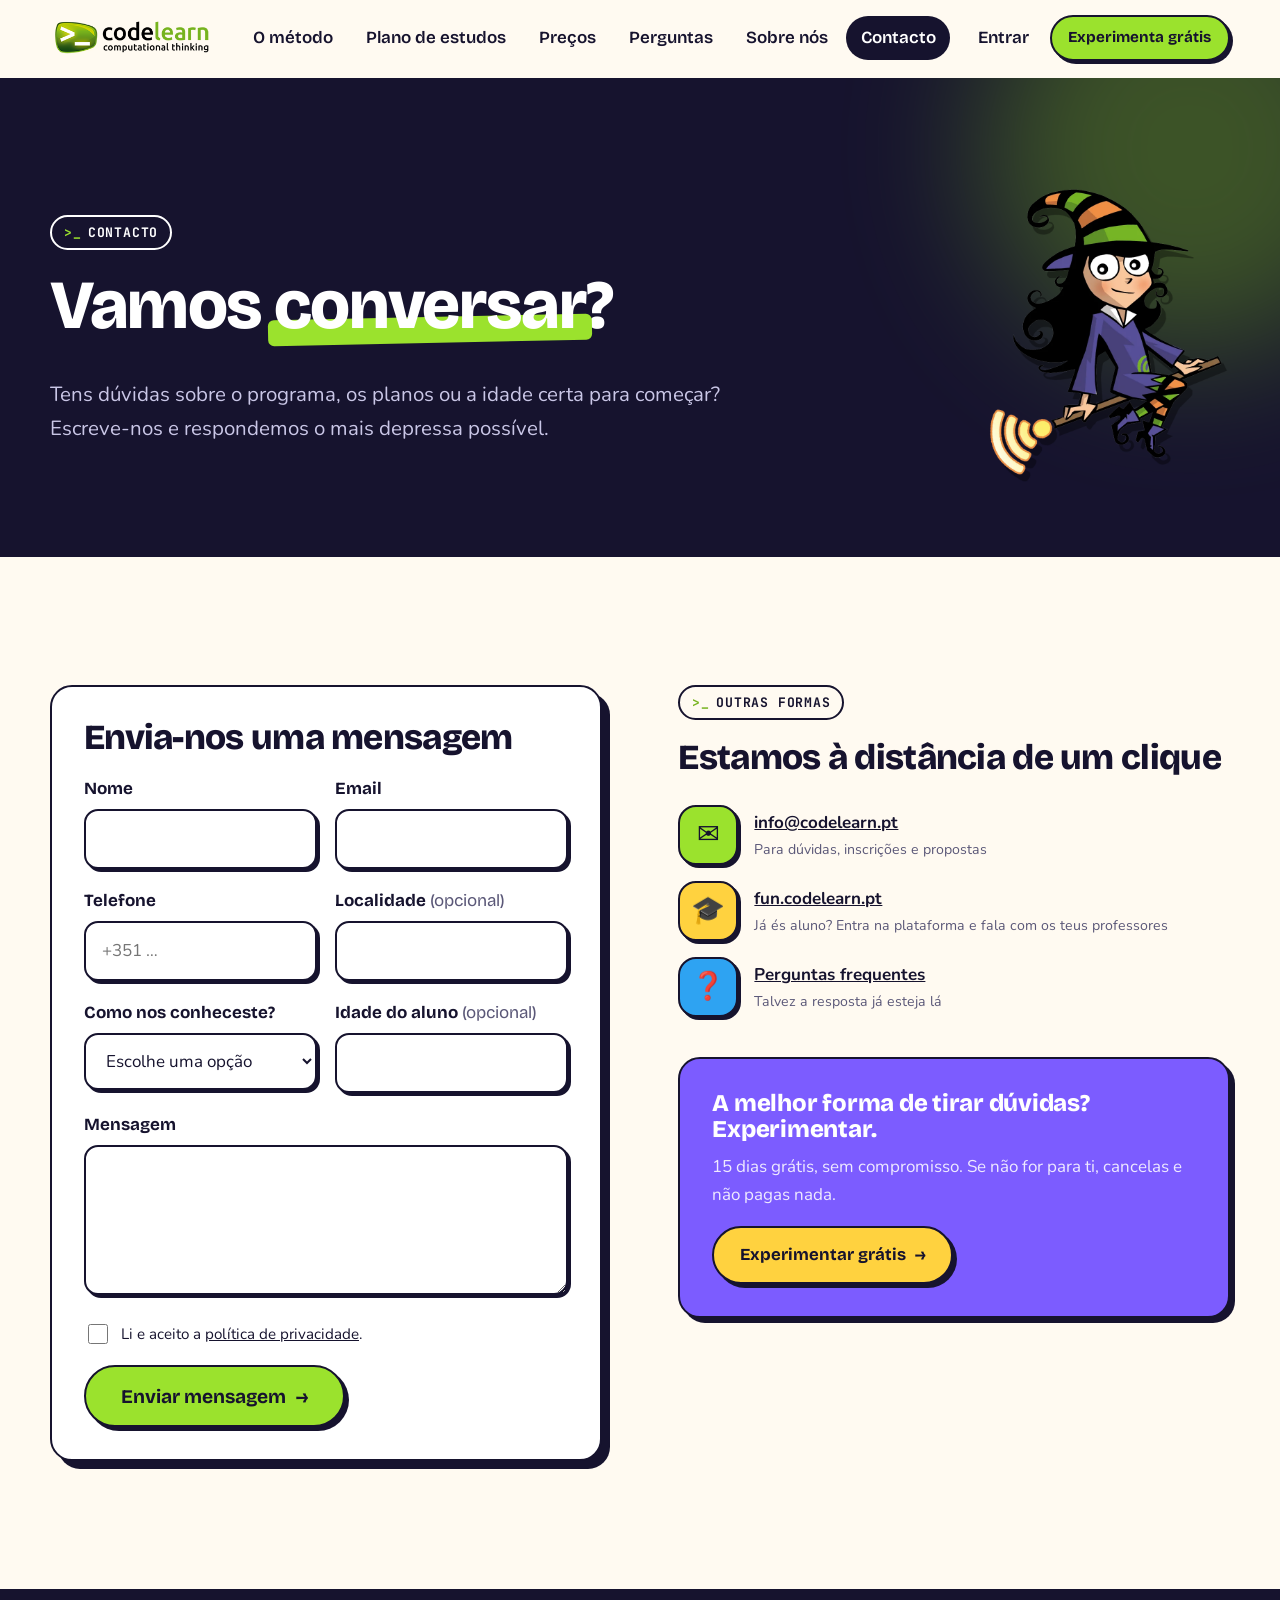
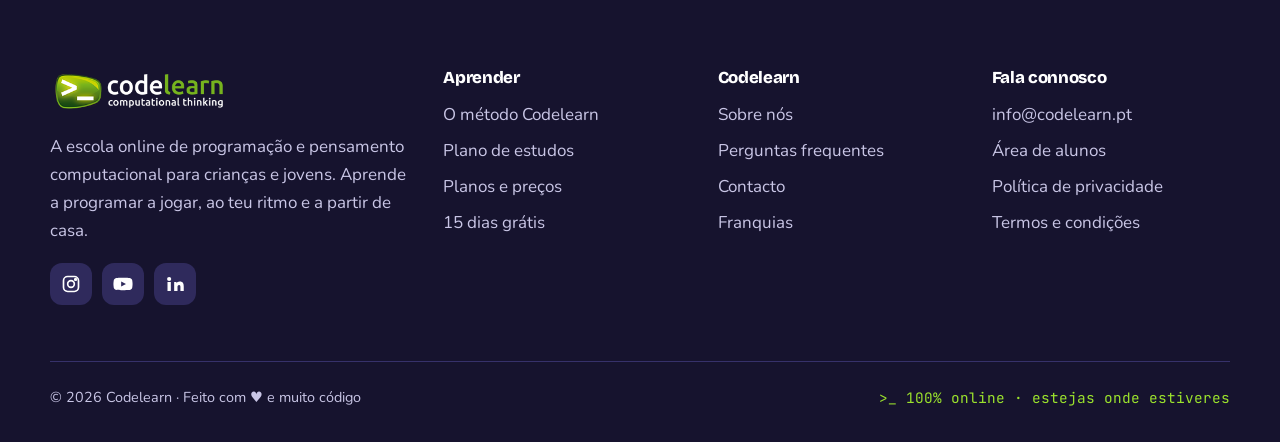
<file: contacto.html>
<!doctype html>
<html lang="pt" class="no-js">
<head>
<!-- @head -->
<meta charset="utf-8">
<meta name="viewport" content="width=device-width, initial-scale=1">
<meta name="theme-color" content="#16132e">
<link rel="icon" type="image/png" href="assets/img/favicon.png">
<link rel="apple-touch-icon" href="assets/img/apple-touch-icon.png">
<link rel="preconnect" href="https://fonts.googleapis.com">
<link rel="preconnect" href="https://fonts.gstatic.com" crossorigin>
<link rel="stylesheet" href="https://fonts.googleapis.com/css2?family=Bricolage+Grotesque:opsz,wght@12..96,600;12..96,700;12..96,800&family=JetBrains+Mono:wght@500;700&family=Nunito:wght@400;600;700;800&display=swap">
<link rel="stylesheet" href="assets/css/style.css">
<meta property="og:site_name" content="Codelearn">
<meta property="og:locale" content="pt_PT">
<meta property="og:locale:alternate" content="pt_BR">
<meta property="og:image" content="assets/img/personagens-banner.webp">
<!-- /@head -->
<title>Contacto · Codelearn</title>
<meta name="description" content="Fala com a Codelearn: tira dúvidas sobre o programa online de programação para crianças e jovens.">
<meta property="og:title" content="Contacto · Codelearn">
</head>
<body data-page="contacto">
<!-- @header -->
<a class="skip" href="#conteudo">Saltar para o conteúdo</a>
<header class="site-header">
  <div class="wrap nav">
    <a class="brand" href="index.html" aria-label="Codelearn — início"><img src="assets/img/logo.png" alt="Codelearn" width="164" height="42"></a>
    <button class="nav-toggle" type="button" aria-expanded="false" aria-controls="menu" aria-label="Abrir menu"><span></span></button>
    <nav class="nav-menu" id="menu" aria-label="Principal">
      <ul class="nav-links">
        <li><a href="metodo.html" data-nav="metodo">O método</a></li>
        <li><a href="plano.html" data-nav="plano">Plano de estudos</a></li>
        <li><a href="precos.html" data-nav="precos">Preços</a></li>
        <li><a href="faq.html" data-nav="faq">Perguntas</a></li>
        <li><a href="sobre.html" data-nav="sobre">Sobre nós</a></li>
        <li><a href="contacto.html" data-nav="contacto" aria-current="page">Contacto</a></li>
      </ul>
      <div class="nav-cta">
        <a class="nav-login" href="https://fun.codelearn.pt">Entrar</a>
        <a class="btn btn-lime btn-sm" href="https://fun.codelearn.pt/enroll">Experimenta grátis</a>
      </div>
    </nav>
  </div>
</header>
<!-- /@header -->

<main id="conteudo">

  <section class="page-hero dots">
    <div class="hero-blob b1" style="background:var(--green);opacity:.4"></div>
    <div class="wrap page-hero-grid on-dark" style="background:none">
      <div>
        <span class="eyebrow">Contacto</span>
        <h1>Vamos <span class="hl">conversar</span>?</h1>
        <p class="lead">Tens dúvidas sobre o programa, os planos ou a idade certa para começar? Escreve-nos e respondemos o mais depressa possível.</p>
      </div>
      <img class="char" src="assets/img/feiticeira.webp" alt="A feiticeira da Codelearn" width="700" height="864">
    </div>
  </section>

  <section class="section">
    <div class="wrap split" style="align-items:start">
      <div class="card reveal" style="box-shadow:var(--shadow-lg)">
        <h2 style="font-size:clamp(1.6rem,3vw,2.2rem)">Envia-nos uma mensagem</h2>
        <form class="form" id="lead-form" data-endpoint="https://fun.codelearn.cat/api/contacts" data-recaptcha="6LdB4F8sAAAAAGdh5ApcFDnYmspMr6wbWhm4OjzJ" novalidate>
          <!-- Envio por POST para a API de contactos; âmbito Central -->
          <input type="hidden" name="scope" value="176">
          <input type="hidden" name="lang" value="pt">
          <input type="hidden" name="recaptcha_token" value="">
          <input type="hidden" name="recaptcha_error" value="">
          <input type="hidden" name="recaptcha_error_context" value="">
          <input type="text" name="username" autocomplete="off" tabindex="-1" aria-hidden="true" style="display:none">
          <div class="form-row">
            <div class="field"><label for="contact_name">Nome</label><input id="contact_name" name="name" required autocomplete="name"></div>
            <div class="field"><label for="contact_email">Email</label><input id="contact_email" name="email" type="email" required autocomplete="email"></div>
          </div>
          <div class="form-row">
            <div class="field"><label for="contact_phone">Telefone</label><input id="contact_phone" name="phone" type="tel" required autocomplete="tel" placeholder="+351 …"></div>
            <div class="field"><label for="contact_city">Localidade <span style="font-weight:400;color:var(--muted)">(opcional)</span></label><input id="contact_city" name="city" autocomplete="address-level2"></div>
          </div>
          <div class="form-row">
            <div class="field">
              <label for="contact_source">Como nos conheceste?</label>
              <select id="contact_source" name="contact_source" required>
                <option value="">Escolhe uma opção</option>
                <option value="friends_and_family">Conheço alguém que é aluno</option>
                <option value="social_media">Redes sociais</option>
                <option value="search_engines">Pesquisa na internet</option>
                <option value="school">Escola</option>
                <option value="newsletter">Newsletter ou anúncio online</option>
                <option value="TV">Televisão</option>
                <option value="radio">Rádio</option>
                <option value="magazine">Imprensa ou revista</option>
                <option value="others">Outro</option>
              </select>
            </div>
            <div class="field"><label for="contact_age">Idade do aluno <span style="font-weight:400;color:var(--muted)">(opcional)</span></label><input id="contact_age" inputmode="numeric" maxlength="3"></div>
          </div>
          <div class="field"><label for="contact_notes">Mensagem</label><textarea id="contact_notes" name="notes" required></textarea></div>
          <label class="check"><input type="checkbox" name="legal" value="1" required> <span>Li e aceito a <a href="https://codelearn.com/privacy-policy/" target="_blank" rel="noopener">política de privacidade</a>.</span></label>
          <div class="btn-row">
            <button class="btn btn-lime btn-lg" type="submit">Enviar mensagem <span class="arrow">→</span></button>
          </div>
          <p class="form-status" role="status" aria-live="polite"></p>
        </form>
      </div>

      <div class="reveal reveal-d1">
        <span class="eyebrow">Outras formas</span>
        <h2 style="font-size:clamp(1.6rem,3vw,2.2rem)">Estamos à distância de um clique</h2>
        <div class="contact-list" style="margin:28px 0 40px">
          <div class="contact-item">
            <div class="icon bg-lime">✉️</div>
            <div><a href="mailto:info@codelearn.pt">info@codelearn.pt</a><small>Para dúvidas, inscrições e propostas</small></div>
          </div>
          <div class="contact-item">
            <div class="icon bg-sun">🎓</div>
            <div><a href="https://fun.codelearn.pt">fun.codelearn.pt</a><small>Já és aluno? Entra na plataforma e fala com os teus professores</small></div>
          </div>
          <div class="contact-item">
            <div class="icon bg-sky">❓</div>
            <div><a href="faq.html">Perguntas frequentes</a><small>Talvez a resposta já esteja lá</small></div>
          </div>
        </div>
        <div class="card" style="background:var(--violet);color:#fff">
          <h3 style="color:#fff">A melhor forma de tirar dúvidas? Experimentar.</h3>
          <p style="color:#efeaff">15 dias grátis, sem compromisso. Se não for para ti, cancelas e não pagas nada.</p>
          <a class="btn btn-sun" href="https://fun.codelearn.pt/enroll">Experimentar grátis <span class="arrow">→</span></a>
        </div>
      </div>
    </div>
  </section>

</main>

<!-- @footer -->
<footer class="site-footer">
  <div class="wrap">
    <div class="footer-grid">
      <div>
        <a class="brand" href="index.html"><img src="assets/img/logo-branco.png" alt="Codelearn" width="180" height="46" loading="lazy"></a>
        <p>A escola online de programação e pensamento computacional para crianças e jovens. Aprende a programar a jogar, ao teu ritmo e a partir de casa.</p>
        <div class="socials">
          <a href="https://www.instagram.com/codelearncom" aria-label="Instagram"><svg viewBox="0 0 24 24" fill="none" stroke="currentColor" stroke-width="2"><rect x="3" y="3" width="18" height="18" rx="5"/><circle cx="12" cy="12" r="4"/><circle cx="17.5" cy="6.5" r="1" fill="currentColor"/></svg></a>
          <a href="https://www.youtube.com/channel/UCVeRFxvWetj86tQSolsSH9w" aria-label="YouTube"><svg viewBox="0 0 24 24" fill="currentColor"><path d="M23 7.2a3 3 0 0 0-2.1-2.1C19 4.6 12 4.6 12 4.6s-7 0-8.9.5A3 3 0 0 0 1 7.2 31 31 0 0 0 .5 12 31 31 0 0 0 1 16.8a3 3 0 0 0 2.1 2.1c1.9.5 8.9.5 8.9.5s7 0 8.9-.5a3 3 0 0 0 2.1-2.1 31 31 0 0 0 .5-4.8 31 31 0 0 0-.5-4.8ZM9.8 15.1V8.9L15.6 12l-5.8 3.1Z"/></svg></a>
          <a href="https://www.linkedin.com/company/codelearn" aria-label="LinkedIn"><svg viewBox="0 0 24 24" fill="currentColor"><path d="M4.98 3.5a2.5 2.5 0 1 1 0 5 2.5 2.5 0 0 1 0-5ZM3 9.5h4v11H3v-11Zm7 0h3.8v1.6h.1c.5-1 1.8-2 3.8-2 4 0 4.8 2.6 4.8 6v5.4h-4v-4.8c0-1.2 0-2.6-1.6-2.6s-1.9 1.2-1.9 2.5v4.9h-4v-11Z"/></svg></a>
        </div>
      </div>
      <div>
        <h4>Aprender</h4>
        <ul>
          <li><a href="metodo.html">O método Codelearn</a></li>
          <li><a href="plano.html">Plano de estudos</a></li>
          <li><a href="precos.html">Planos e preços</a></li>
          <li><a href="https://fun.codelearn.pt/enroll">15 dias grátis</a></li>
        </ul>
      </div>
      <div>
        <h4>Codelearn</h4>
        <ul>
          <li><a href="sobre.html">Sobre nós</a></li>
          <li><a href="faq.html">Perguntas frequentes</a></li>
          <li><a href="contacto.html">Contacto</a></li>
          <li><a href="https://codelearn.com/franchises/">Franquias</a></li>
        </ul>
      </div>
      <div>
        <h4>Fala connosco</h4>
        <ul>
          <li><a href="mailto:info@codelearn.pt">info@codelearn.pt</a></li>
          <li><a href="https://fun.codelearn.pt">Área de alunos</a></li>
          <li><a href="https://codelearn.com/privacy-policy/">Política de privacidade</a></li>
          <li><a href="https://codelearn.com/terms/">Termos e condições</a></li>
        </ul>
      </div>
    </div>
    <div class="footer-bottom">
      <span>© <span data-year>2026</span> Codelearn · Feito com ♥ e muito código</span>
      <span class="mono">&gt;_ 100% online · estejas onde estiveres</span>
    </div>
  </div>
</footer>
<script src="assets/js/main.js" defer></script>
<!-- /@footer -->
</body>
</html>
</file>
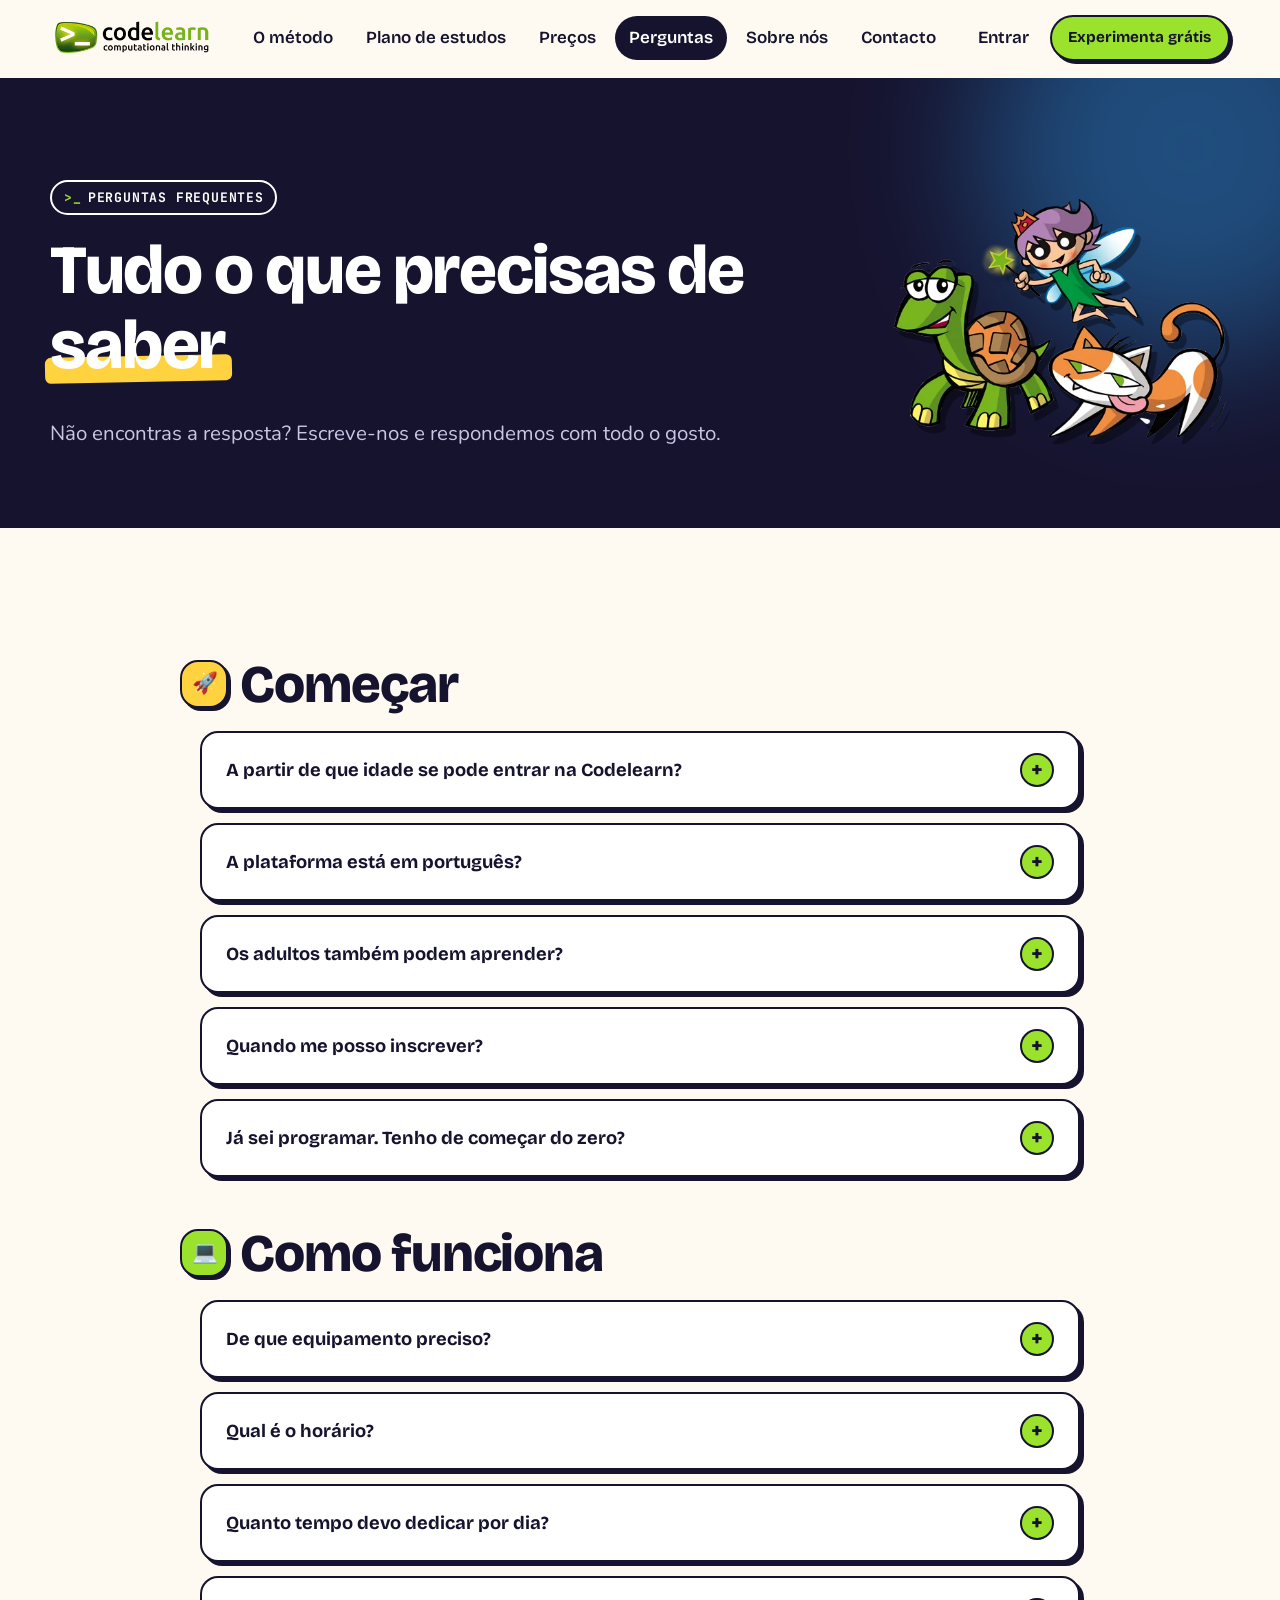
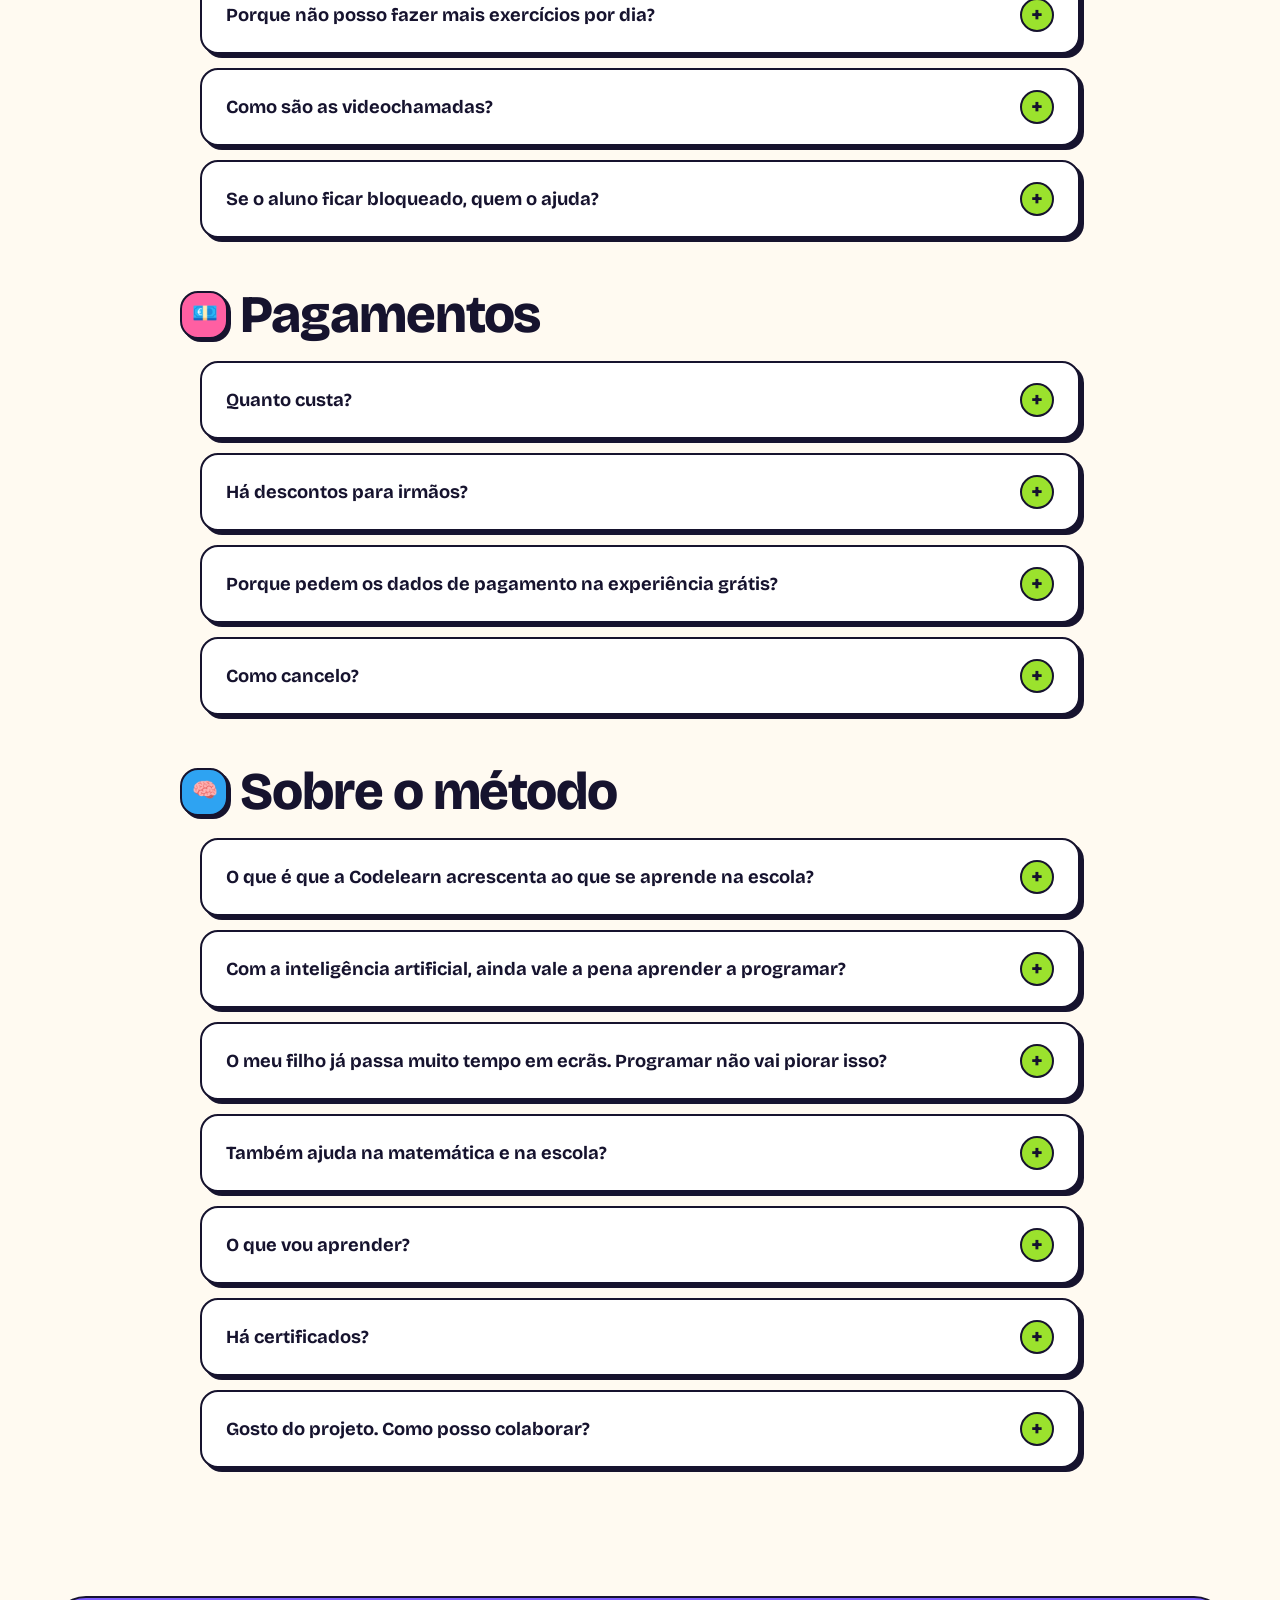
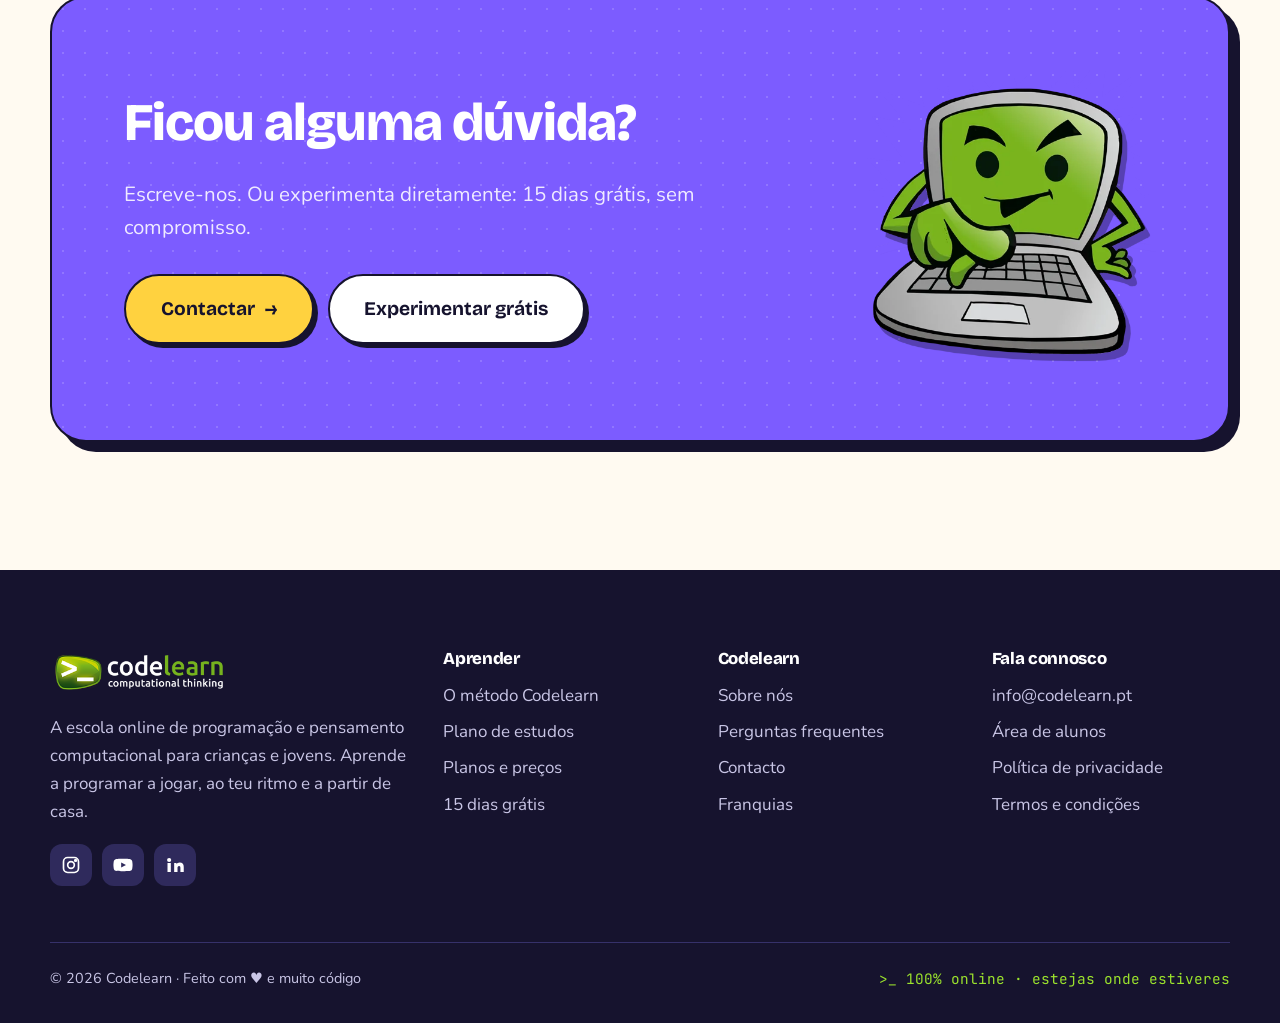
<file: faq.html>
<!doctype html>
<html lang="pt" class="no-js">
<head>
<!-- @head -->
<meta charset="utf-8">
<meta name="viewport" content="width=device-width, initial-scale=1">
<meta name="theme-color" content="#16132e">
<link rel="icon" type="image/png" href="assets/img/favicon.png">
<link rel="apple-touch-icon" href="assets/img/apple-touch-icon.png">
<link rel="preconnect" href="https://fonts.googleapis.com">
<link rel="preconnect" href="https://fonts.gstatic.com" crossorigin>
<link rel="stylesheet" href="https://fonts.googleapis.com/css2?family=Bricolage+Grotesque:opsz,wght@12..96,600;12..96,700;12..96,800&family=JetBrains+Mono:wght@500;700&family=Nunito:wght@400;600;700;800&display=swap">
<link rel="stylesheet" href="assets/css/style.css">
<meta property="og:site_name" content="Codelearn">
<meta property="og:locale" content="pt_PT">
<meta property="og:locale:alternate" content="pt_BR">
<meta property="og:image" content="assets/img/personagens-banner.webp">
<!-- /@head -->
<title>Perguntas frequentes · Codelearn</title>
<meta name="description" content="Tudo o que precisas de saber sobre a Codelearn online: idades, horários, equipamento, videochamadas, pagamentos e o método.">
<meta property="og:title" content="Perguntas frequentes · Codelearn">
</head>
<body data-page="faq">
<!-- @header -->
<a class="skip" href="#conteudo">Saltar para o conteúdo</a>
<header class="site-header">
  <div class="wrap nav">
    <a class="brand" href="index.html" aria-label="Codelearn — início"><img src="assets/img/logo.png" alt="Codelearn" width="164" height="42"></a>
    <button class="nav-toggle" type="button" aria-expanded="false" aria-controls="menu" aria-label="Abrir menu"><span></span></button>
    <nav class="nav-menu" id="menu" aria-label="Principal">
      <ul class="nav-links">
        <li><a href="metodo.html" data-nav="metodo">O método</a></li>
        <li><a href="plano.html" data-nav="plano">Plano de estudos</a></li>
        <li><a href="precos.html" data-nav="precos">Preços</a></li>
        <li><a href="faq.html" data-nav="faq" aria-current="page">Perguntas</a></li>
        <li><a href="sobre.html" data-nav="sobre">Sobre nós</a></li>
        <li><a href="contacto.html" data-nav="contacto">Contacto</a></li>
      </ul>
      <div class="nav-cta">
        <a class="nav-login" href="https://fun.codelearn.pt">Entrar</a>
        <a class="btn btn-lime btn-sm" href="https://fun.codelearn.pt/enroll">Experimenta grátis</a>
      </div>
    </nav>
  </div>
</header>
<!-- /@header -->

<main id="conteudo">

  <section class="page-hero dots">
    <div class="hero-blob b1" style="background:var(--sky);opacity:.4"></div>
    <div class="wrap page-hero-grid on-dark" style="background:none">
      <div>
        <span class="eyebrow">Perguntas frequentes</span>
        <h1>Tudo o que precisas de <span class="hl hl-sun">saber</span></h1>
        <p class="lead">Não encontras a resposta? Escreve-nos e respondemos com todo o gosto.</p>
      </div>
      <img class="char" src="assets/img/tartaruga-fada-gato.webp" alt="A tartaruga, a fada e o gato da Codelearn" width="500" height="352">
    </div>
  </section>

  <section class="section">
    <div class="wrap" style="max-width:920px">

      <h2 class="faq-group-title reveal"><span class="icon bg-sun" style="margin:0;width:48px;height:48px;font-size:1.3rem">🚀</span> Começar</h2>
      <div class="faq reveal">
        <details>
          <summary>A partir de que idade se pode entrar na Codelearn?</summary>
          <div class="answer"><p>A partir do momento em que a criança <strong>lê com facilidade</strong> (por volta dos 7 anos), e não há limite de idade. Não é preciso saber programar antes de começar: basta um computador e alguma curiosidade pela tecnologia.</p><p>Entre os 7 e os 12 anos, as crianças podem precisar da ajuda dos pais para se lembrarem de entrar na plataforma e trabalhar com regularidade.</p></div>
        </details>
        <details>
          <summary>A plataforma está em português?</summary>
          <div class="answer"><p>Sim. A plataforma, as aventuras e as personagens estão traduzidas para português.</p></div>
        </details>
        <details>
          <summary>Os adultos também podem aprender?</summary>
          <div class="answer"><p>Claro. Há cada vez mais adultos a aprender com o método Codelearn. A plataforma adapta os exercícios à idade, por isso cada pessoa avança ao seu ritmo.</p></div>
        </details>
        <details>
          <summary>Quando me posso inscrever?</summary>
          <div class="answer"><p>Em qualquer altura do ano: cada aluno segue o plano ao seu ritmo. Ainda assim, programar é como aprender uma língua — quanto mais cedo, melhor, porque há mais tempo para praticar o que se aprende.</p></div>
        </details>
        <details>
          <summary>Já sei programar. Tenho de começar do zero?</summary>
          <div class="answer"><p>Sim, todos os alunos começam do início para garantir que as bases ficam bem assimiladas. Se já tens experiência, vais simplesmente passar mais depressa pelas primeiras aventuras.</p></div>
        </details>
      </div>

      <h2 class="faq-group-title reveal"><span class="icon bg-lime" style="margin:0;width:48px;height:48px;font-size:1.3rem">💻</span> Como funciona</h2>
      <div class="faq reveal">
        <details>
          <summary>De que equipamento preciso?</summary>
          <div class="answer"><p>Um computador com ligação à internet. Não é preciso instalar programas: a plataforma funciona em qualquer navegador (Chrome, Firefox…).</p></div>
        </details>
        <details>
          <summary>Qual é o horário?</summary>
          <div class="answer"><p>A plataforma está disponível <strong>24 horas por dia, 7 dias por semana</strong>: o aluno entra quando lhe der jeito. Quem escolhe o plano com videochamada escolhe também o horário da aula semanal.</p></div>
        </details>
        <details>
          <summary>Quanto tempo devo dedicar por dia?</summary>
          <div class="answer"><p>Recomendamos <strong>15–20 minutos por dia, 4 a 7 dias por semana</strong>. Aprender a programar é como aprender uma língua ou um instrumento: quanto mais se pratica, melhor.</p></div>
        </details>
        <details>
          <summary>Porque não posso fazer mais exercícios por dia?</summary>
          <div class="answer"><p>O nosso objetivo é desenvolver o pensamento computacional, e por isso preferimos qualidade a quantidade. Os estudos sobre educação indicam que o conhecimento novo se assimila melhor trabalhando um pouco todos os dias do que horas seguidas de vez em quando.</p><p>O mais importante é a <strong>constância</strong>. A plataforma e os seus algoritmos de IA “premeiam” a regularidade com um caminho mais rápido até aos conteúdos novos. Se detetarem falta de regularidade, entendem que há dificuldades e propõem um caminho mais longo, com exercícios de reforço.</p></div>
        </details>
        <details>
          <summary>Como são as videochamadas?</summary>
          <div class="answer"><p>Cada aula dura <strong>1 hora</strong>. Procuramos grupos pequenos, de 3 ou 4 alunos, para tornar a experiência mais social; dependendo das disponibilidades, pode haver 1 ou 2 alunos com o professor ou, excecionalmente, mais de 4.</p><p>Não há videochamadas entre 22 de dezembro e 7 de janeiro (inclusive) nem na semana da Páscoa.</p></div>
        </details>
        <details>
          <summary>Se o aluno ficar bloqueado, quem o ajuda?</summary>
          <div class="answer"><p>Os professores da Codelearn acompanham o progresso dos alunos e respondem às dúvidas através da plataforma. E no plano com videochamada há, além disso, uma aula semanal ao vivo.</p></div>
        </details>
      </div>

      <h2 class="faq-group-title reveal"><span class="icon bg-pink" style="margin:0;width:48px;height:48px;font-size:1.3rem">💶</span> Pagamentos</h2>
      <div class="faq reveal">
        <details>
          <summary>Quanto custa?</summary>
          <div class="answer"><p>O plano <strong>Online</strong> custa 42 €/mês (ou 31,50 €/mês com o plano anual). O plano <strong>Videochamada</strong>, que inclui uma aula semanal de 1 hora, custa 68 €/mês (ou 52 €/mês com o plano anual). <a href="precos.html">Ver os planos em detalhe</a>.</p></div>
        </details>
        <details>
          <summary>Há descontos para irmãos?</summary>
          <div class="answer"><p>Sim, em qualquer um dos planos. O primeiro irmão paga o preço normal, o <strong>segundo tem 10% de desconto</strong> e, a partir do <strong>terceiro, 15%</strong>.</p></div>
        </details>
        <details>
          <summary>Porque pedem os dados de pagamento na experiência grátis?</summary>
          <div class="answer"><p>Por motivos de segurança. <strong>Não é feita nenhuma cobrança</strong> até terminarem os 15 dias de experiência e, se pedires a baixa nesse período, não pagas nada.</p></div>
        </details>
        <details>
          <summary>Como cancelo?</summary>
          <div class="answer"><p>Podes pedir a baixa a qualquer momento através da própria plataforma.</p></div>
        </details>
      </div>

      <h2 class="faq-group-title reveal"><span class="icon bg-sky" style="margin:0;width:48px;height:48px;font-size:1.3rem">🧠</span> Sobre o método</h2>
      <div class="faq reveal">
        <details>
          <summary>O que é que a Codelearn acrescenta ao que se aprende na escola?</summary>
          <div class="answer"><p>É um complemento. Hoje as crianças aprendem a usar muitas ferramentas digitais; na Codelearn aprendem a perceber como funcionam e a criar as suas. Ferramentas concretas desaparecem em poucos anos, mas a <strong>criatividade</strong> e a <strong>capacidade de resolver problemas</strong> que se desenvolvem a programar ficam para a vida toda — e reforçam matérias como a matemática.</p><p>O método foi criado por especialistas em informática e em educação, e é um processo de longo prazo: como uma língua ou um instrumento, leva alguns anos a dominar. Por isso, quanto mais cedo se começa, melhor.</p></div>
        </details>
        <details>
          <summary>Com a inteligência artificial, ainda vale a pena aprender a programar?</summary>
          <div class="answer"><p>Mais do que nunca. A IA é uma ferramenta muito poderosa, mas precisa de alguém que lhe dê instruções claras, perceba o que ela produz e detete quando se engana. Quem sabe programar deixa de ver a IA como uma caixa negra e passa a usá-la com critério, sem depender dela. Na Codelearn também se trabalham ferramentas de IA generativa e o seu uso responsável.</p></div>
        </details>
        <details>
          <summary>O meu filho já passa muito tempo em ecrãs. Programar não vai piorar isso?</summary>
          <div class="answer"><p>Não necessariamente. Programar é um uso <strong>ativo e criativo</strong> da tecnologia, em vez de um consumo passivo: trata-se de aproveitar melhor o tempo ao computador, pondo a cabeça a trabalhar. E com 15–20 minutos por dia já se avança.</p></div>
        </details>
        <details>
          <summary>Também ajuda na matemática e na escola?</summary>
          <div class="answer"><p>Sim. Na Codelearn o aluno encontra muitos conteúdos que já trabalhou ou vai trabalhar na escola, como a matemática, mas tem a oportunidade de os aplicar e ver para que servem. A plataforma inclui também aventuras de matemática, enigmas de lógica, jogos de estratégia e um ginásio de inglês.</p></div>
        </details>
        <details>
          <summary>O que vou aprender?</summary>
          <div class="answer"><p>Todos começam por uma fase inicial comum, com matemática e linguagens educativas como Logo, Karel e Scratch. Depois, os níveis A, B e C abrem-se a muitas áreas: robótica, eletrónica, web, videojogos, realidade virtual, cibersegurança, inteligência artificial… As linguagens são uma ferramenta; o objetivo é o pensamento computacional. <a href="plano.html">Ver o plano de estudos</a>.</p></div>
        </details>
        <details>
          <summary>Há certificados?</summary>
          <div class="answer"><p>Sim. A Codelearn tem certificações próprias de nível A, B e C para demonstrar os conhecimentos adquiridos. O plano de estudos completo leva vários anos.</p></div>
        </details>
        <details>
          <summary>Gosto do projeto. Como posso colaborar?</summary>
          <div class="answer"><p>Podes ajudar a divulgar a Codelearn ou informar-te sobre <a href="https://codelearn.com/franchises/">abrir uma franquia</a>. Se queres ser professor ou programador, envia o teu CV para <a href="mailto:info@codelearn.pt">info@codelearn.pt</a> e entramos em contacto se abrirmos uma vaga adequada.</p></div>
        </details>
      </div>
    </div>
  </section>

  <section class="section" style="padding-top:0">
    <div class="wrap">
      <div class="cta-box reveal">
        <div>
          <h2>Ficou alguma dúvida?</h2>
          <p class="lead">Escreve-nos. Ou experimenta diretamente: 15 dias grátis, sem compromisso.</p>
          <div class="btn-row">
            <a class="btn btn-sun btn-lg" href="contacto.html">Contactar <span class="arrow">→</span></a>
            <a class="btn btn-lg" href="https://fun.codelearn.pt/enroll">Experimentar grátis</a>
          </div>
        </div>
        <img src="assets/img/agusti.webp" alt="" width="500" height="497" loading="lazy">
      </div>
    </div>
  </section>

</main>

<!-- @footer -->
<footer class="site-footer">
  <div class="wrap">
    <div class="footer-grid">
      <div>
        <a class="brand" href="index.html"><img src="assets/img/logo-branco.png" alt="Codelearn" width="180" height="46" loading="lazy"></a>
        <p>A escola online de programação e pensamento computacional para crianças e jovens. Aprende a programar a jogar, ao teu ritmo e a partir de casa.</p>
        <div class="socials">
          <a href="https://www.instagram.com/codelearncom" aria-label="Instagram"><svg viewBox="0 0 24 24" fill="none" stroke="currentColor" stroke-width="2"><rect x="3" y="3" width="18" height="18" rx="5"/><circle cx="12" cy="12" r="4"/><circle cx="17.5" cy="6.5" r="1" fill="currentColor"/></svg></a>
          <a href="https://www.youtube.com/channel/UCVeRFxvWetj86tQSolsSH9w" aria-label="YouTube"><svg viewBox="0 0 24 24" fill="currentColor"><path d="M23 7.2a3 3 0 0 0-2.1-2.1C19 4.6 12 4.6 12 4.6s-7 0-8.9.5A3 3 0 0 0 1 7.2 31 31 0 0 0 .5 12 31 31 0 0 0 1 16.8a3 3 0 0 0 2.1 2.1c1.9.5 8.9.5 8.9.5s7 0 8.9-.5a3 3 0 0 0 2.1-2.1 31 31 0 0 0 .5-4.8 31 31 0 0 0-.5-4.8ZM9.8 15.1V8.9L15.6 12l-5.8 3.1Z"/></svg></a>
          <a href="https://www.linkedin.com/company/codelearn" aria-label="LinkedIn"><svg viewBox="0 0 24 24" fill="currentColor"><path d="M4.98 3.5a2.5 2.5 0 1 1 0 5 2.5 2.5 0 0 1 0-5ZM3 9.5h4v11H3v-11Zm7 0h3.8v1.6h.1c.5-1 1.8-2 3.8-2 4 0 4.8 2.6 4.8 6v5.4h-4v-4.8c0-1.2 0-2.6-1.6-2.6s-1.9 1.2-1.9 2.5v4.9h-4v-11Z"/></svg></a>
        </div>
      </div>
      <div>
        <h4>Aprender</h4>
        <ul>
          <li><a href="metodo.html">O método Codelearn</a></li>
          <li><a href="plano.html">Plano de estudos</a></li>
          <li><a href="precos.html">Planos e preços</a></li>
          <li><a href="https://fun.codelearn.pt/enroll">15 dias grátis</a></li>
        </ul>
      </div>
      <div>
        <h4>Codelearn</h4>
        <ul>
          <li><a href="sobre.html">Sobre nós</a></li>
          <li><a href="faq.html">Perguntas frequentes</a></li>
          <li><a href="contacto.html">Contacto</a></li>
          <li><a href="https://codelearn.com/franchises/">Franquias</a></li>
        </ul>
      </div>
      <div>
        <h4>Fala connosco</h4>
        <ul>
          <li><a href="mailto:info@codelearn.pt">info@codelearn.pt</a></li>
          <li><a href="https://fun.codelearn.pt">Área de alunos</a></li>
          <li><a href="https://codelearn.com/privacy-policy/">Política de privacidade</a></li>
          <li><a href="https://codelearn.com/terms/">Termos e condições</a></li>
        </ul>
      </div>
    </div>
    <div class="footer-bottom">
      <span>© <span data-year>2026</span> Codelearn · Feito com ♥ e muito código</span>
      <span class="mono">&gt;_ 100% online · estejas onde estiveres</span>
    </div>
  </div>
</footer>
<script src="assets/js/main.js" defer></script>
<!-- /@footer -->
</body>
</html>
</file>
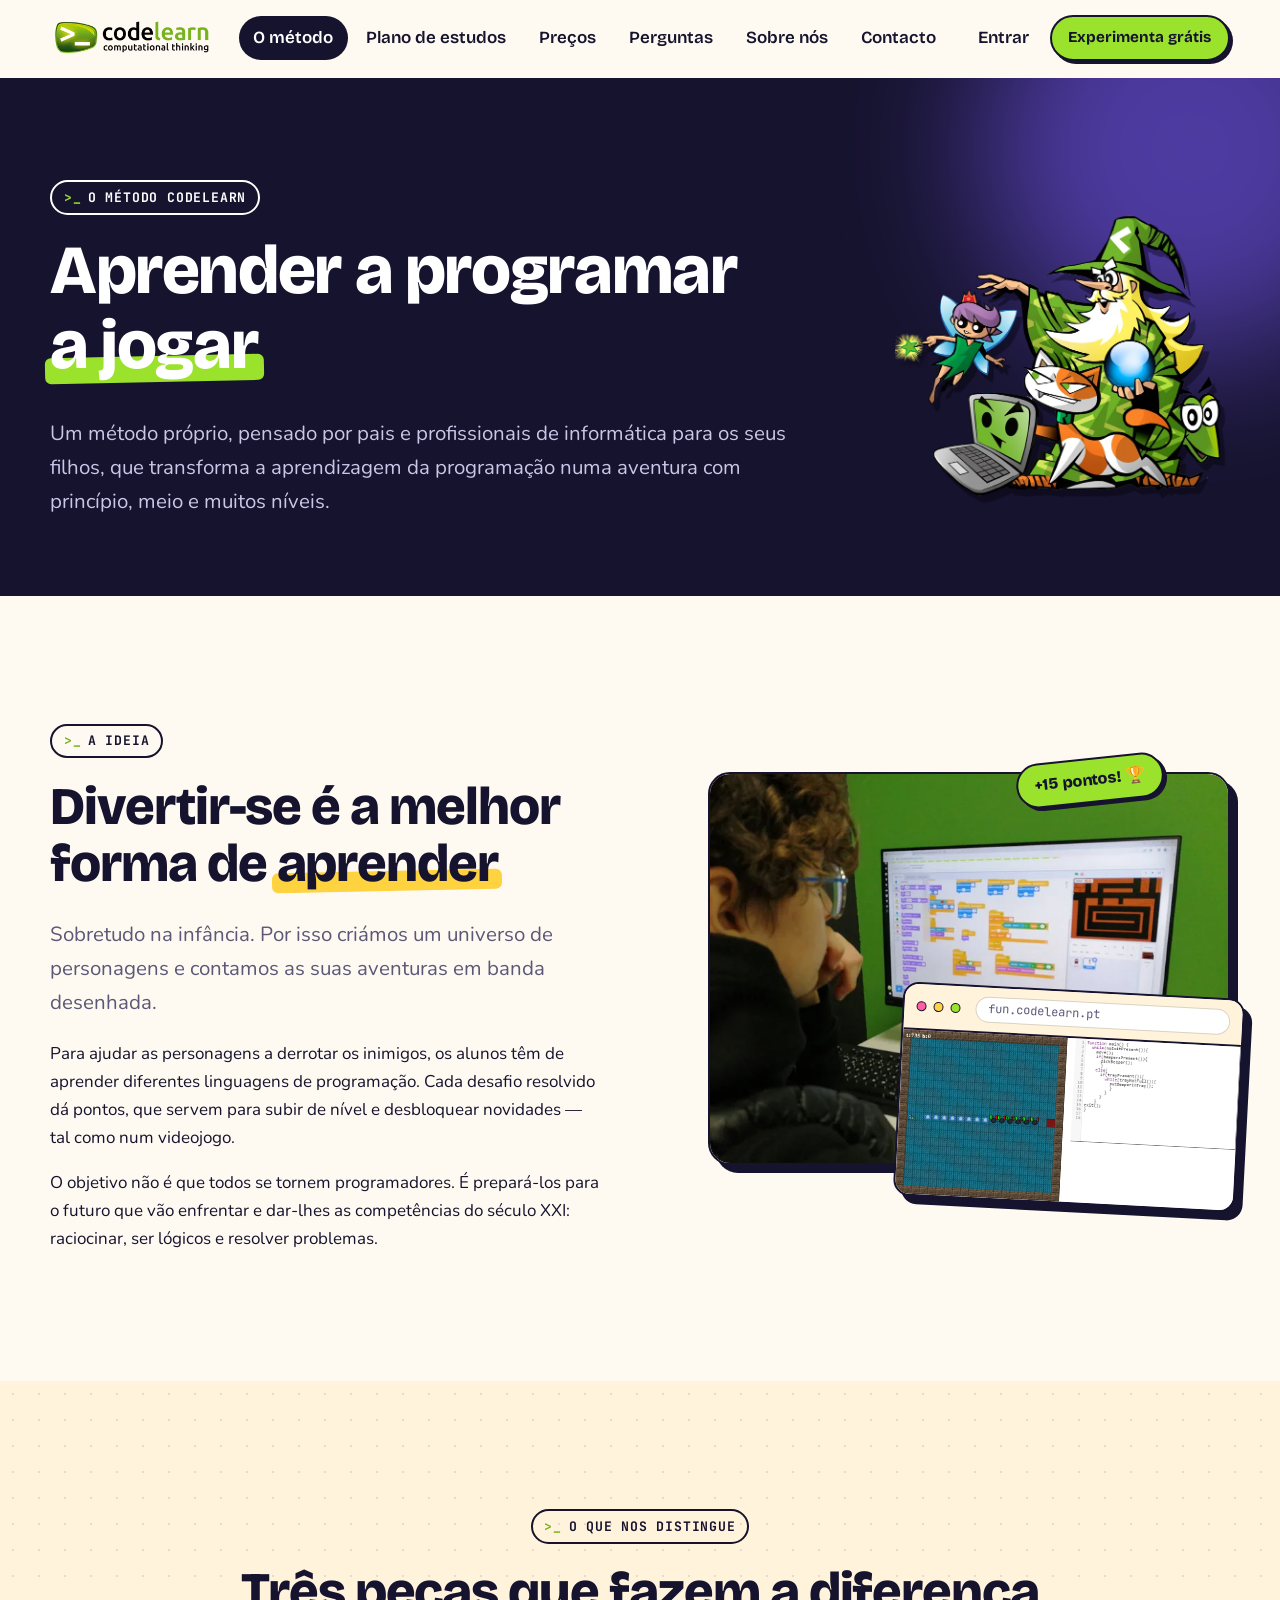
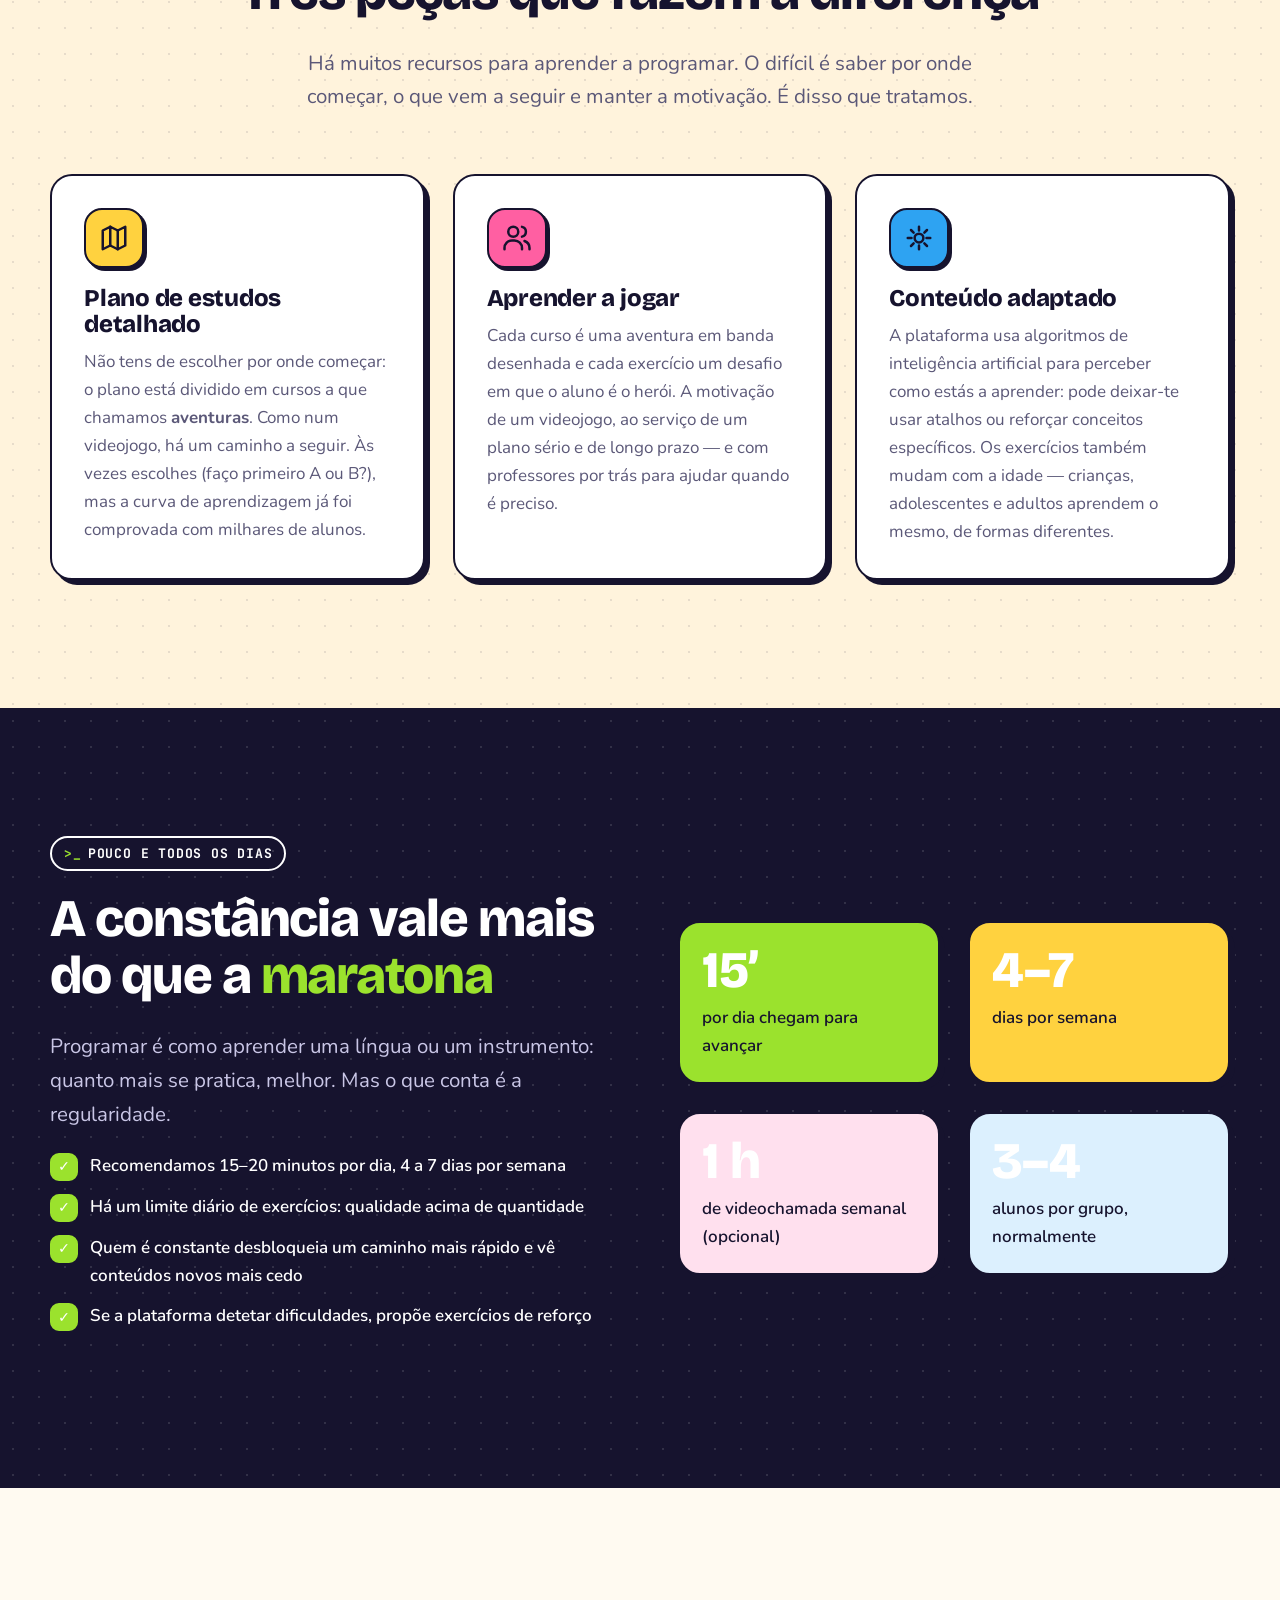
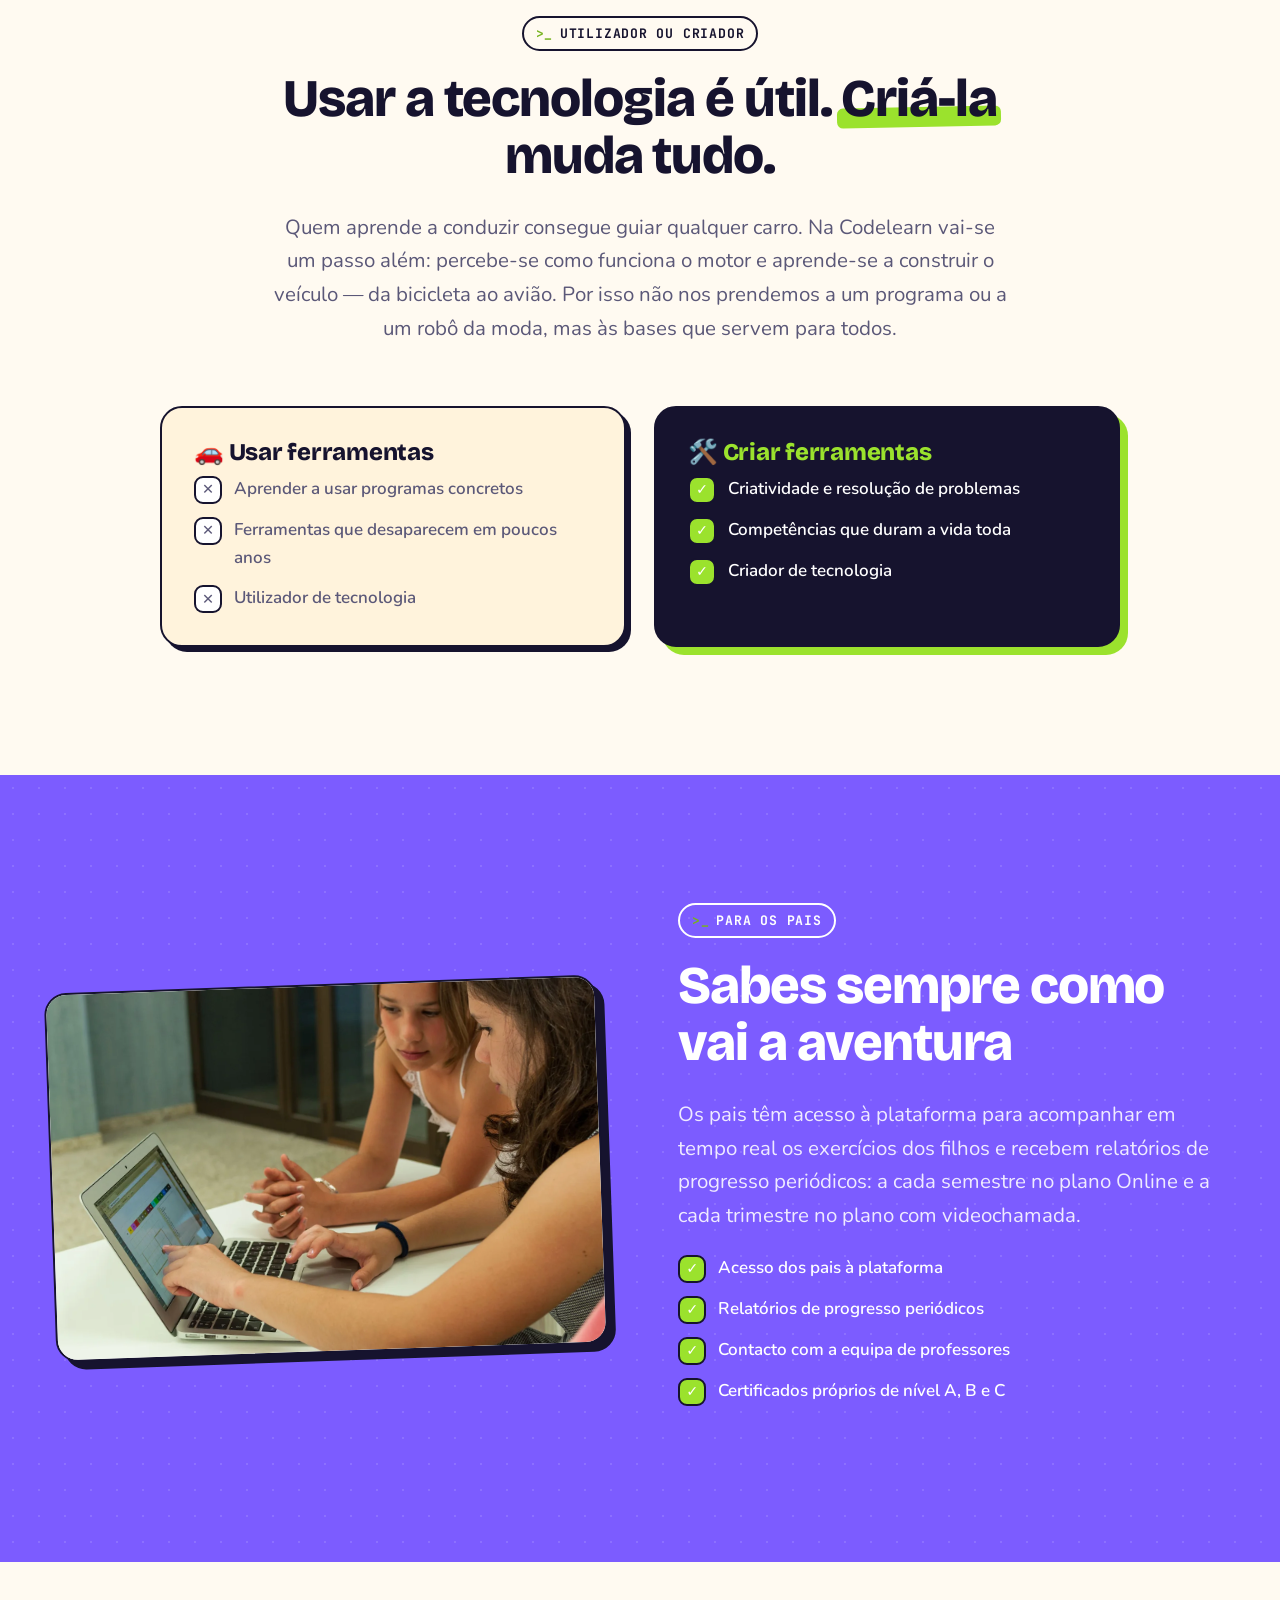
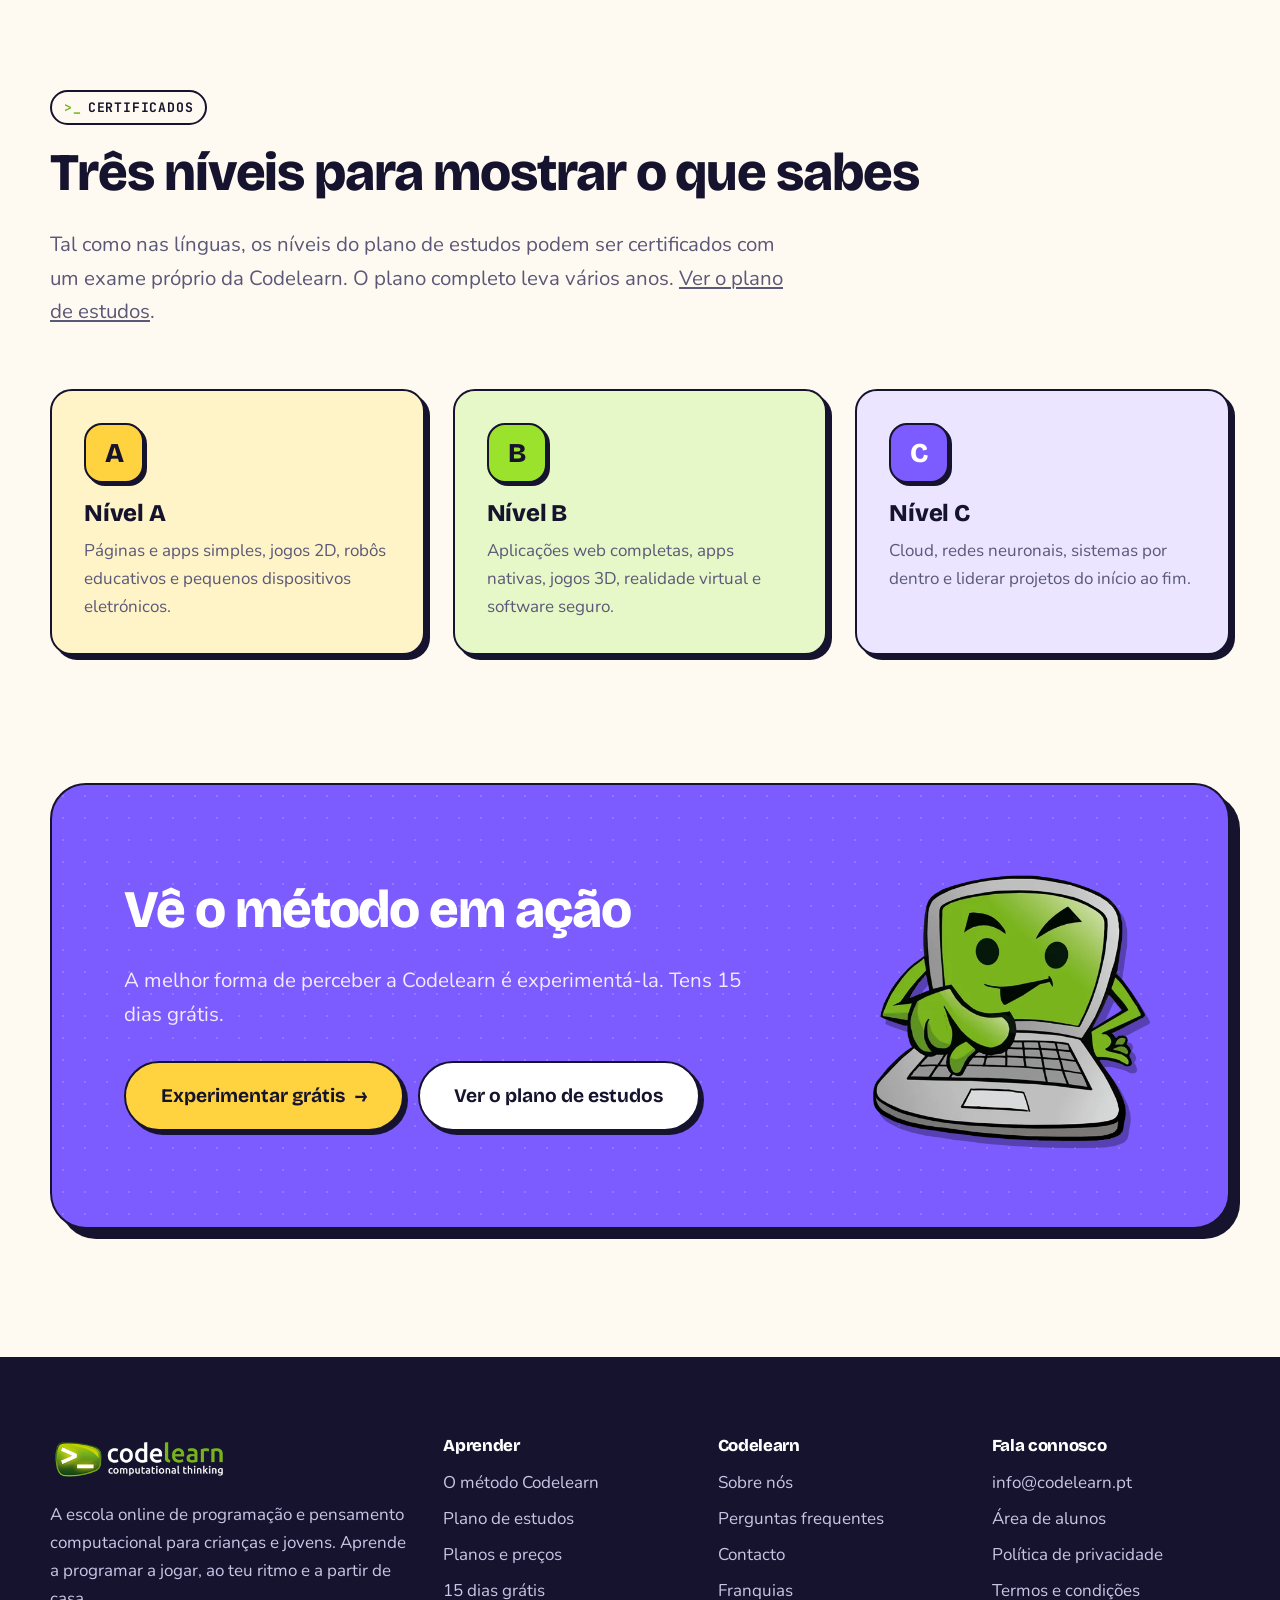
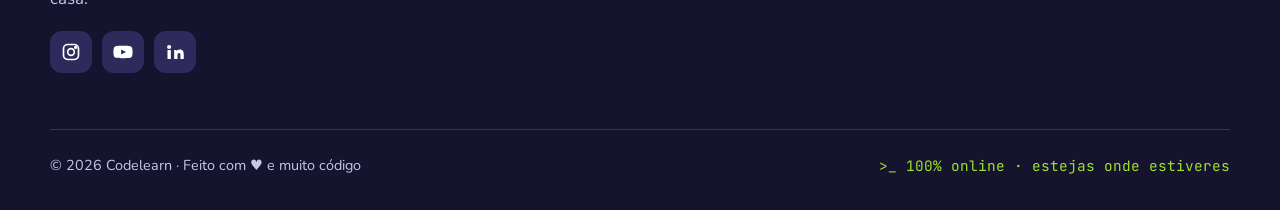
<file: metodo.html>
<!doctype html>
<html lang="pt" class="no-js">
<head>
<!-- @head -->
<meta charset="utf-8">
<meta name="viewport" content="width=device-width, initial-scale=1">
<meta name="theme-color" content="#16132e">
<link rel="icon" type="image/png" href="assets/img/favicon.png">
<link rel="apple-touch-icon" href="assets/img/apple-touch-icon.png">
<link rel="preconnect" href="https://fonts.googleapis.com">
<link rel="preconnect" href="https://fonts.gstatic.com" crossorigin>
<link rel="stylesheet" href="https://fonts.googleapis.com/css2?family=Bricolage+Grotesque:opsz,wght@12..96,600;12..96,700;12..96,800&family=JetBrains+Mono:wght@500;700&family=Nunito:wght@400;600;700;800&display=swap">
<link rel="stylesheet" href="assets/css/style.css">
<meta property="og:site_name" content="Codelearn">
<meta property="og:locale" content="pt_PT">
<meta property="og:locale:alternate" content="pt_BR">
<meta property="og:image" content="assets/img/personagens-banner.webp">
<!-- /@head -->
<title>O método · Codelearn</title>
<meta name="description" content="Conhece o método Codelearn: aprendizagem baseada no jogo, plano de estudos detalhado e conteúdos adaptados a cada aluno.">
<meta property="og:title" content="O método Codelearn · Aprender a programar a jogar">
</head>
<body data-page="metodo">
<!-- @header -->
<a class="skip" href="#conteudo">Saltar para o conteúdo</a>
<header class="site-header">
  <div class="wrap nav">
    <a class="brand" href="index.html" aria-label="Codelearn — início"><img src="assets/img/logo.png" alt="Codelearn" width="164" height="42"></a>
    <button class="nav-toggle" type="button" aria-expanded="false" aria-controls="menu" aria-label="Abrir menu"><span></span></button>
    <nav class="nav-menu" id="menu" aria-label="Principal">
      <ul class="nav-links">
        <li><a href="metodo.html" data-nav="metodo" aria-current="page">O método</a></li>
        <li><a href="plano.html" data-nav="plano">Plano de estudos</a></li>
        <li><a href="precos.html" data-nav="precos">Preços</a></li>
        <li><a href="faq.html" data-nav="faq">Perguntas</a></li>
        <li><a href="sobre.html" data-nav="sobre">Sobre nós</a></li>
        <li><a href="contacto.html" data-nav="contacto">Contacto</a></li>
      </ul>
      <div class="nav-cta">
        <a class="nav-login" href="https://fun.codelearn.pt">Entrar</a>
        <a class="btn btn-lime btn-sm" href="https://fun.codelearn.pt/enroll">Experimenta grátis</a>
      </div>
    </nav>
  </div>
</header>
<!-- /@header -->

<main id="conteudo">

  <section class="page-hero dots">
    <div class="hero-blob b1"></div>
    <div class="wrap page-hero-grid on-dark" style="background:none">
      <div>
        <span class="eyebrow">O método Codelearn</span>
        <h1>Aprender a programar <span class="hl">a jogar</span></h1>
        <p class="lead">Um método próprio, pensado por pais e profissionais de informática para os seus filhos, que transforma a aprendizagem da programação numa aventura com princípio, meio e muitos níveis.</p>
      </div>
      <img class="char" src="assets/img/herois.webp" alt="O feiticeiro, a fada, o Agustí e o gato da Codelearn" width="700" height="627">
    </div>
  </section>

  <section class="section">
    <div class="wrap split">
      <div class="reveal">
        <span class="eyebrow">A ideia</span>
        <h2>Divertir-se é a melhor forma de <span class="hl hl-sun">aprender</span></h2>
        <p class="lead">Sobretudo na infância. Por isso criámos um universo de personagens e contamos as suas aventuras em banda desenhada.</p>
        <p>Para ajudar as personagens a derrotar os inimigos, os alunos têm de aprender diferentes linguagens de programação. Cada desafio resolvido dá pontos, que servem para subir de nível e desbloquear novidades — tal como num videojogo.</p>
        <p>O objetivo não é que todos se tornem programadores. É prepará-los para o futuro que vão enfrentar e dar-lhes as competências do século XXI: raciocinar, ser lógicos e resolver problemas.</p>
      </div>
      <div class="photo-stack reveal reveal-d1">
        <span class="sticker" style="background:var(--lime)">+15 pontos! 🏆</span>
        <div class="photo"><img src="assets/img/aluno-scratch.webp" alt="Aluno a programar um jogo em Scratch" width="750" height="563" loading="lazy"></div>
        <div class="browser small" style="position:absolute;width:62%;right:-10px;bottom:0;transform:rotate(3deg)"><div class="browser-bar"><i></i><i></i><i></i><span>fun.codelearn.pt</span></div><img src="assets/img/plataforma-karel.webp" alt="Um exercício com o robô Karel: o mundo do robô e o editor de código" width="986" height="480" loading="lazy"></div>
      </div>
    </div>
  </section>

  <section class="section bg-cream dots-ink">
    <div class="wrap">
      <div class="section-head center reveal">
        <span class="eyebrow">O que nos distingue</span>
        <h2>Três peças que fazem a diferença</h2>
        <p class="lead">Há muitos recursos para aprender a programar. O difícil é saber por onde começar, o que vem a seguir e manter a motivação. É disso que tratamos.</p>
      </div>
      <div class="grid grid-3">
        <article class="card lift reveal">
          <div class="icon bg-sun"><svg viewBox="0 0 24 24" fill="none" stroke="currentColor" stroke-width="2" stroke-linecap="round" stroke-linejoin="round"><path d="M3 6l6-3 6 3 6-3v15l-6 3-6-3-6 3V6Z"/><path d="M9 3v15M15 6v15"/></svg></div>
          <h3>Plano de estudos detalhado</h3>
          <p>Não tens de escolher por onde começar: o plano está dividido em cursos a que chamamos <strong>aventuras</strong>. Como num videojogo, há um caminho a seguir. Às vezes escolhes (faço primeiro A ou B?), mas a curva de aprendizagem já foi comprovada com milhares de alunos.</p>
        </article>
        <article class="card lift reveal reveal-d1">
          <div class="icon bg-pink"><svg viewBox="0 0 24 24" fill="none" stroke="currentColor" stroke-width="2" stroke-linecap="round" stroke-linejoin="round"><circle cx="9" cy="7" r="4"/><path d="M2 21v-1a6 6 0 0 1 6-6h2a6 6 0 0 1 6 6v1"/><path d="M16 3.1a4 4 0 0 1 0 7.8M22 21v-1a6 6 0 0 0-4-5.6"/></svg></div>
          <h3>Aprender a jogar</h3>
          <p>Cada curso é uma aventura em banda desenhada e cada exercício um desafio em que o aluno é o herói. A motivação de um videojogo, ao serviço de um plano sério e de longo prazo — e com professores por trás para ajudar quando é preciso.</p>
        </article>
        <article class="card lift reveal reveal-d2">
          <div class="icon bg-sky"><svg viewBox="0 0 24 24" fill="none" stroke="currentColor" stroke-width="2" stroke-linecap="round" stroke-linejoin="round"><path d="M12 3v3M12 18v3M3 12h3M18 12h3M5.6 5.6l2.1 2.1M16.3 16.3l2.1 2.1M5.6 18.4l2.1-2.1M16.3 7.7l2.1-2.1"/><circle cx="12" cy="12" r="3.5"/></svg></div>
          <h3>Conteúdo adaptado</h3>
          <p>A plataforma usa algoritmos de inteligência artificial para perceber como estás a aprender: pode deixar-te usar atalhos ou reforçar conceitos específicos. Os exercícios também mudam com a idade — crianças, adolescentes e adultos aprendem o mesmo, de formas diferentes.</p>
        </article>
      </div>
    </div>
  </section>

  <section class="section on-dark dots">
    <div class="wrap split">
      <div class="reveal">
        <span class="eyebrow">Pouco e todos os dias</span>
        <h2>A constância vale mais do que a <span class="txt-lime">maratona</span></h2>
        <p class="lead">Programar é como aprender uma língua ou um instrumento: quanto mais se pratica, melhor. Mas o que conta é a regularidade.</p>
        <ul class="checklist">
          <li>Recomendamos 15–20 minutos por dia, 4 a 7 dias por semana</li>
          <li>Há um limite diário de exercícios: qualidade acima de quantidade</li>
          <li>Quem é constante desbloqueia um caminho mais rápido e vê conteúdos novos mais cedo</li>
          <li>Se a plataforma detetar dificuldades, propõe exercícios de reforço</li>
        </ul>
      </div>
      <div class="grid grid-2 reveal reveal-d1">
        <div class="stat" style="background:var(--lime)"><b>15’</b><span style="color:var(--ink)">por dia chegam para avançar</span></div>
        <div class="stat" style="background:var(--sun)"><b>4–7</b><span style="color:var(--ink)">dias por semana</span></div>
        <div class="stat" style="background:var(--pink-soft)"><b>1 h</b><span style="color:var(--ink)">de videochamada semanal (opcional)</span></div>
        <div class="stat" style="background:var(--sky-soft)"><b>3–4</b><span style="color:var(--ink)">alunos por grupo, normalmente</span></div>
      </div>
    </div>
  </section>

  <section class="section">
    <div class="wrap">
      <div class="section-head center reveal">
        <span class="eyebrow">Utilizador ou criador</span>
        <h2>Usar a tecnologia é útil. <span class="hl">Criá-la</span> muda tudo.</h2>
        <p class="lead">Quem aprende a conduzir consegue guiar qualquer carro. Na Codelearn vai-se um passo além: percebe-se como funciona o motor e aprende-se a construir o veículo — da bicicleta ao avião. Por isso não nos prendemos a um programa ou a um robô da moda, mas às bases que servem para todos.</p>
      </div>
      <div class="grid grid-2" style="max-width:960px;margin:auto">
        <div class="card reveal" style="background:var(--paper-2)">
          <h3>🚗 Usar ferramentas</h3>
          <ul class="checklist cross" style="margin:0">
            <li>Aprender a usar programas concretos</li>
            <li>Ferramentas que desaparecem em poucos anos</li>
            <li>Utilizador de tecnologia</li>
          </ul>
        </div>
        <div class="card reveal reveal-d1" style="background:var(--ink);color:#fff;box-shadow:8px 8px 0 var(--lime)">
          <h3 style="color:var(--lime)">🛠️ Criar ferramentas</h3>
          <ul class="checklist on-dark" style="margin:0;background:none">
            <li>Criatividade e resolução de problemas</li>
            <li>Competências que duram a vida toda</li>
            <li>Criador de tecnologia</li>
          </ul>
        </div>
      </div>
    </div>
  </section>

  <section class="section bg-violet dots">
    <div class="wrap split reverse">
      <div class="reveal">
        <span class="eyebrow" style="color:#fff">Para os pais</span>
        <h2 style="color:#fff">Sabes sempre como vai a aventura</h2>
        <p class="lead" style="color:#efeaff">Os pais têm acesso à plataforma para acompanhar em tempo real os exercícios dos filhos e recebem relatórios de progresso periódicos: a cada semestre no plano Online e a cada trimestre no plano com videochamada.</p>
        <ul class="checklist on-dark" style="background:none">
          <li>Acesso dos pais à plataforma</li>
          <li>Relatórios de progresso periódicos</li>
          <li>Contacto com a equipa de professores</li>
          <li>Certificados próprios de nível A, B e C</li>
        </ul>
      </div>
      <div class="reveal reveal-d1">
        <div class="photo" style="transform:rotate(-2deg)"><img src="assets/img/alunas-portatil.webp" alt="Duas alunas a programar juntas" width="1400" height="933" loading="lazy"></div>
      </div>
    </div>
  </section>

  <section class="section">
    <div class="wrap">
      <div class="section-head reveal">
        <span class="eyebrow">Certificados</span>
        <h2>Três níveis para mostrar o que sabes</h2>
        <p class="lead">Tal como nas línguas, os níveis do plano de estudos podem ser certificados com um exame próprio da Codelearn. O plano completo leva vários anos. <a href="plano.html">Ver o plano de estudos</a>.</p>
      </div>
      <div class="grid grid-3">
        <div class="card lift reveal" style="background:var(--sun-soft)"><div class="icon bg-sun" style="font-family:var(--font-display);font-weight:800">A</div><h3>Nível A</h3><p>Páginas e apps simples, jogos 2D, robôs educativos e pequenos dispositivos eletrónicos.</p></div>
        <div class="card lift reveal reveal-d1" style="background:var(--lime-soft)"><div class="icon bg-lime" style="font-family:var(--font-display);font-weight:800">B</div><h3>Nível B</h3><p>Aplicações web completas, apps nativas, jogos 3D, realidade virtual e software seguro.</p></div>
        <div class="card lift reveal reveal-d2" style="background:var(--violet-soft)"><div class="icon bg-violet" style="font-family:var(--font-display);font-weight:800;color:#fff">C</div><h3>Nível C</h3><p>Cloud, redes neuronais, sistemas por dentro e liderar projetos do início ao fim.</p></div>
      </div>
    </div>
  </section>

  <section class="section" style="padding-top:0">
    <div class="wrap">
      <div class="cta-box reveal">
        <div>
          <h2>Vê o método em ação</h2>
          <p class="lead">A melhor forma de perceber a Codelearn é experimentá-la. Tens 15 dias grátis.</p>
          <div class="btn-row">
            <a class="btn btn-sun btn-lg" href="https://fun.codelearn.pt/enroll">Experimentar grátis <span class="arrow">→</span></a>
            <a class="btn btn-lg" href="plano.html">Ver o plano de estudos</a>
          </div>
        </div>
        <img src="assets/img/agusti.webp" alt="" width="500" height="497" loading="lazy">
      </div>
    </div>
  </section>

</main>

<!-- @footer -->
<footer class="site-footer">
  <div class="wrap">
    <div class="footer-grid">
      <div>
        <a class="brand" href="index.html"><img src="assets/img/logo-branco.png" alt="Codelearn" width="180" height="46" loading="lazy"></a>
        <p>A escola online de programação e pensamento computacional para crianças e jovens. Aprende a programar a jogar, ao teu ritmo e a partir de casa.</p>
        <div class="socials">
          <a href="https://www.instagram.com/codelearncom" aria-label="Instagram"><svg viewBox="0 0 24 24" fill="none" stroke="currentColor" stroke-width="2"><rect x="3" y="3" width="18" height="18" rx="5"/><circle cx="12" cy="12" r="4"/><circle cx="17.5" cy="6.5" r="1" fill="currentColor"/></svg></a>
          <a href="https://www.youtube.com/channel/UCVeRFxvWetj86tQSolsSH9w" aria-label="YouTube"><svg viewBox="0 0 24 24" fill="currentColor"><path d="M23 7.2a3 3 0 0 0-2.1-2.1C19 4.6 12 4.6 12 4.6s-7 0-8.9.5A3 3 0 0 0 1 7.2 31 31 0 0 0 .5 12 31 31 0 0 0 1 16.8a3 3 0 0 0 2.1 2.1c1.9.5 8.9.5 8.9.5s7 0 8.9-.5a3 3 0 0 0 2.1-2.1 31 31 0 0 0 .5-4.8 31 31 0 0 0-.5-4.8ZM9.8 15.1V8.9L15.6 12l-5.8 3.1Z"/></svg></a>
          <a href="https://www.linkedin.com/company/codelearn" aria-label="LinkedIn"><svg viewBox="0 0 24 24" fill="currentColor"><path d="M4.98 3.5a2.5 2.5 0 1 1 0 5 2.5 2.5 0 0 1 0-5ZM3 9.5h4v11H3v-11Zm7 0h3.8v1.6h.1c.5-1 1.8-2 3.8-2 4 0 4.8 2.6 4.8 6v5.4h-4v-4.8c0-1.2 0-2.6-1.6-2.6s-1.9 1.2-1.9 2.5v4.9h-4v-11Z"/></svg></a>
        </div>
      </div>
      <div>
        <h4>Aprender</h4>
        <ul>
          <li><a href="metodo.html">O método Codelearn</a></li>
          <li><a href="plano.html">Plano de estudos</a></li>
          <li><a href="precos.html">Planos e preços</a></li>
          <li><a href="https://fun.codelearn.pt/enroll">15 dias grátis</a></li>
        </ul>
      </div>
      <div>
        <h4>Codelearn</h4>
        <ul>
          <li><a href="sobre.html">Sobre nós</a></li>
          <li><a href="faq.html">Perguntas frequentes</a></li>
          <li><a href="contacto.html">Contacto</a></li>
          <li><a href="https://codelearn.com/franchises/">Franquias</a></li>
        </ul>
      </div>
      <div>
        <h4>Fala connosco</h4>
        <ul>
          <li><a href="mailto:info@codelearn.pt">info@codelearn.pt</a></li>
          <li><a href="https://fun.codelearn.pt">Área de alunos</a></li>
          <li><a href="https://codelearn.com/privacy-policy/">Política de privacidade</a></li>
          <li><a href="https://codelearn.com/terms/">Termos e condições</a></li>
        </ul>
      </div>
    </div>
    <div class="footer-bottom">
      <span>© <span data-year>2026</span> Codelearn · Feito com ♥ e muito código</span>
      <span class="mono">&gt;_ 100% online · estejas onde estiveres</span>
    </div>
  </div>
</footer>
<script src="assets/js/main.js" defer></script>
<!-- /@footer -->
</body>
</html>
</file>
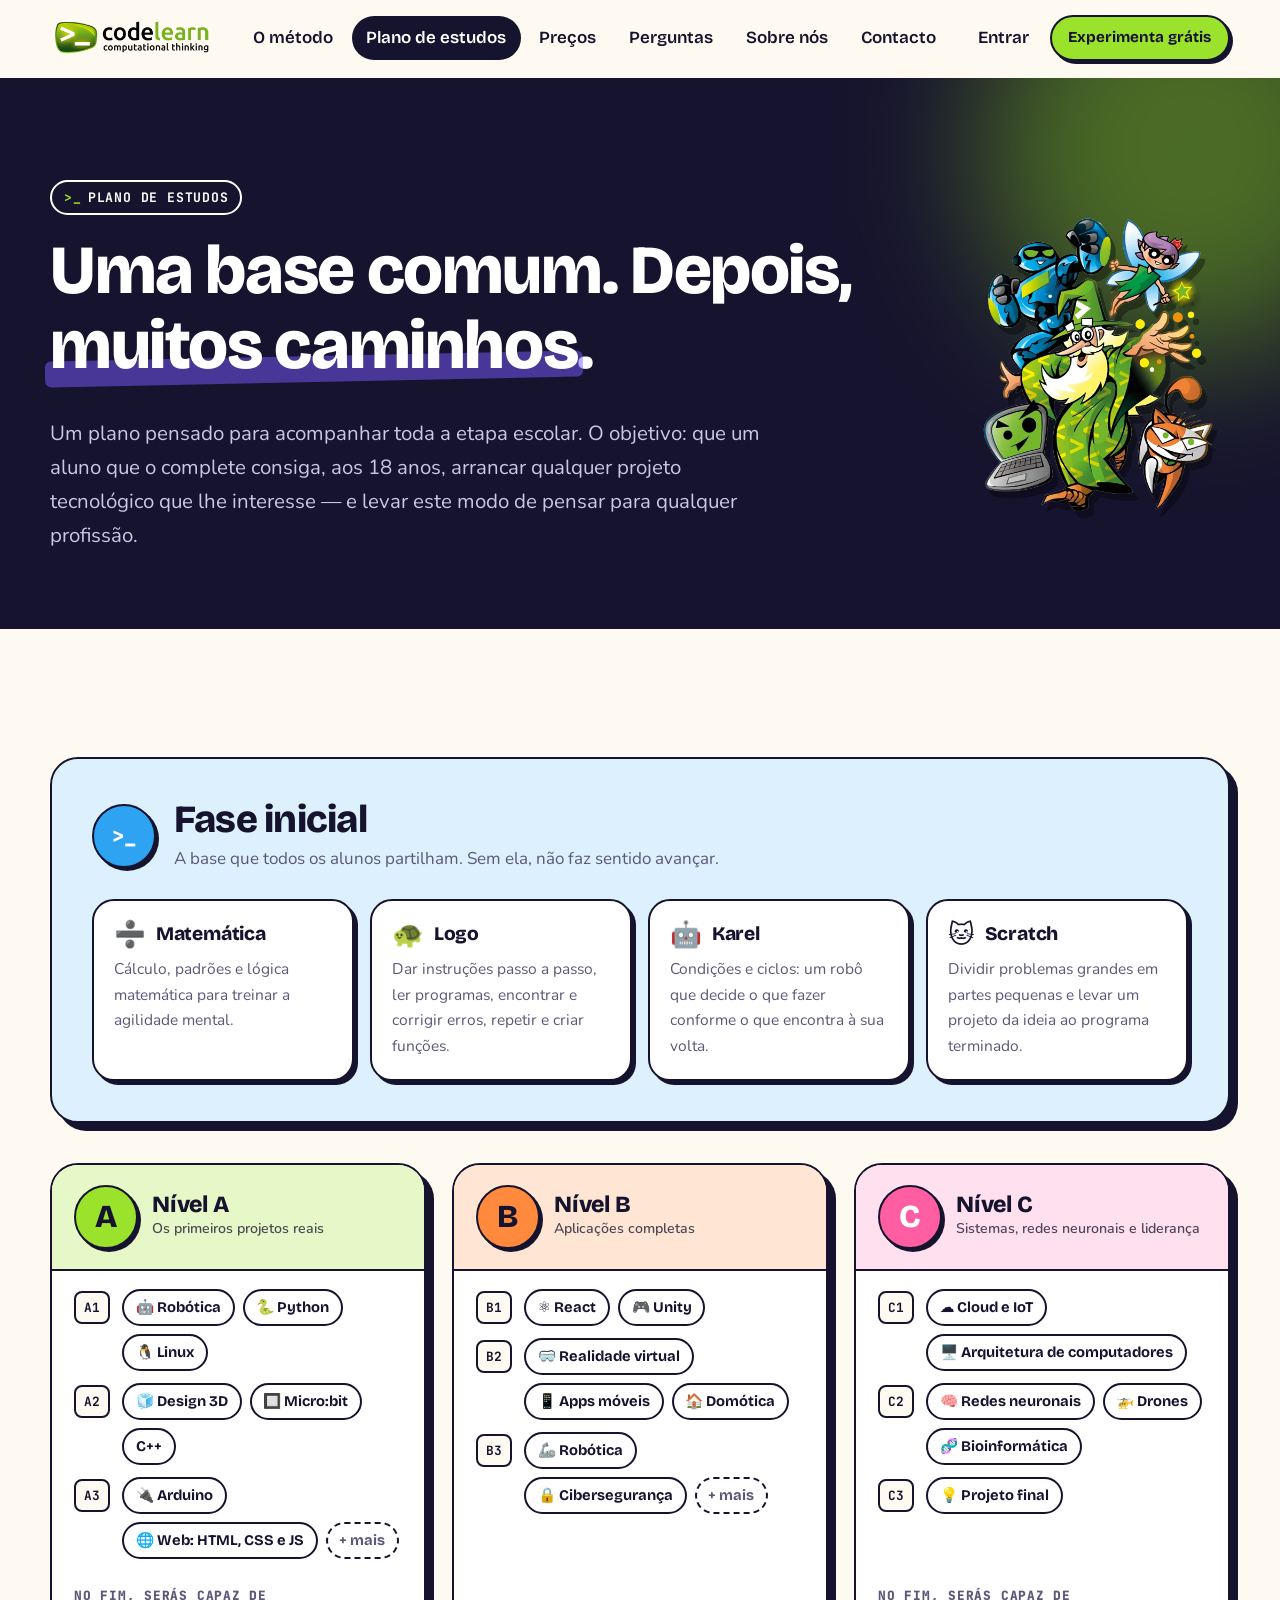
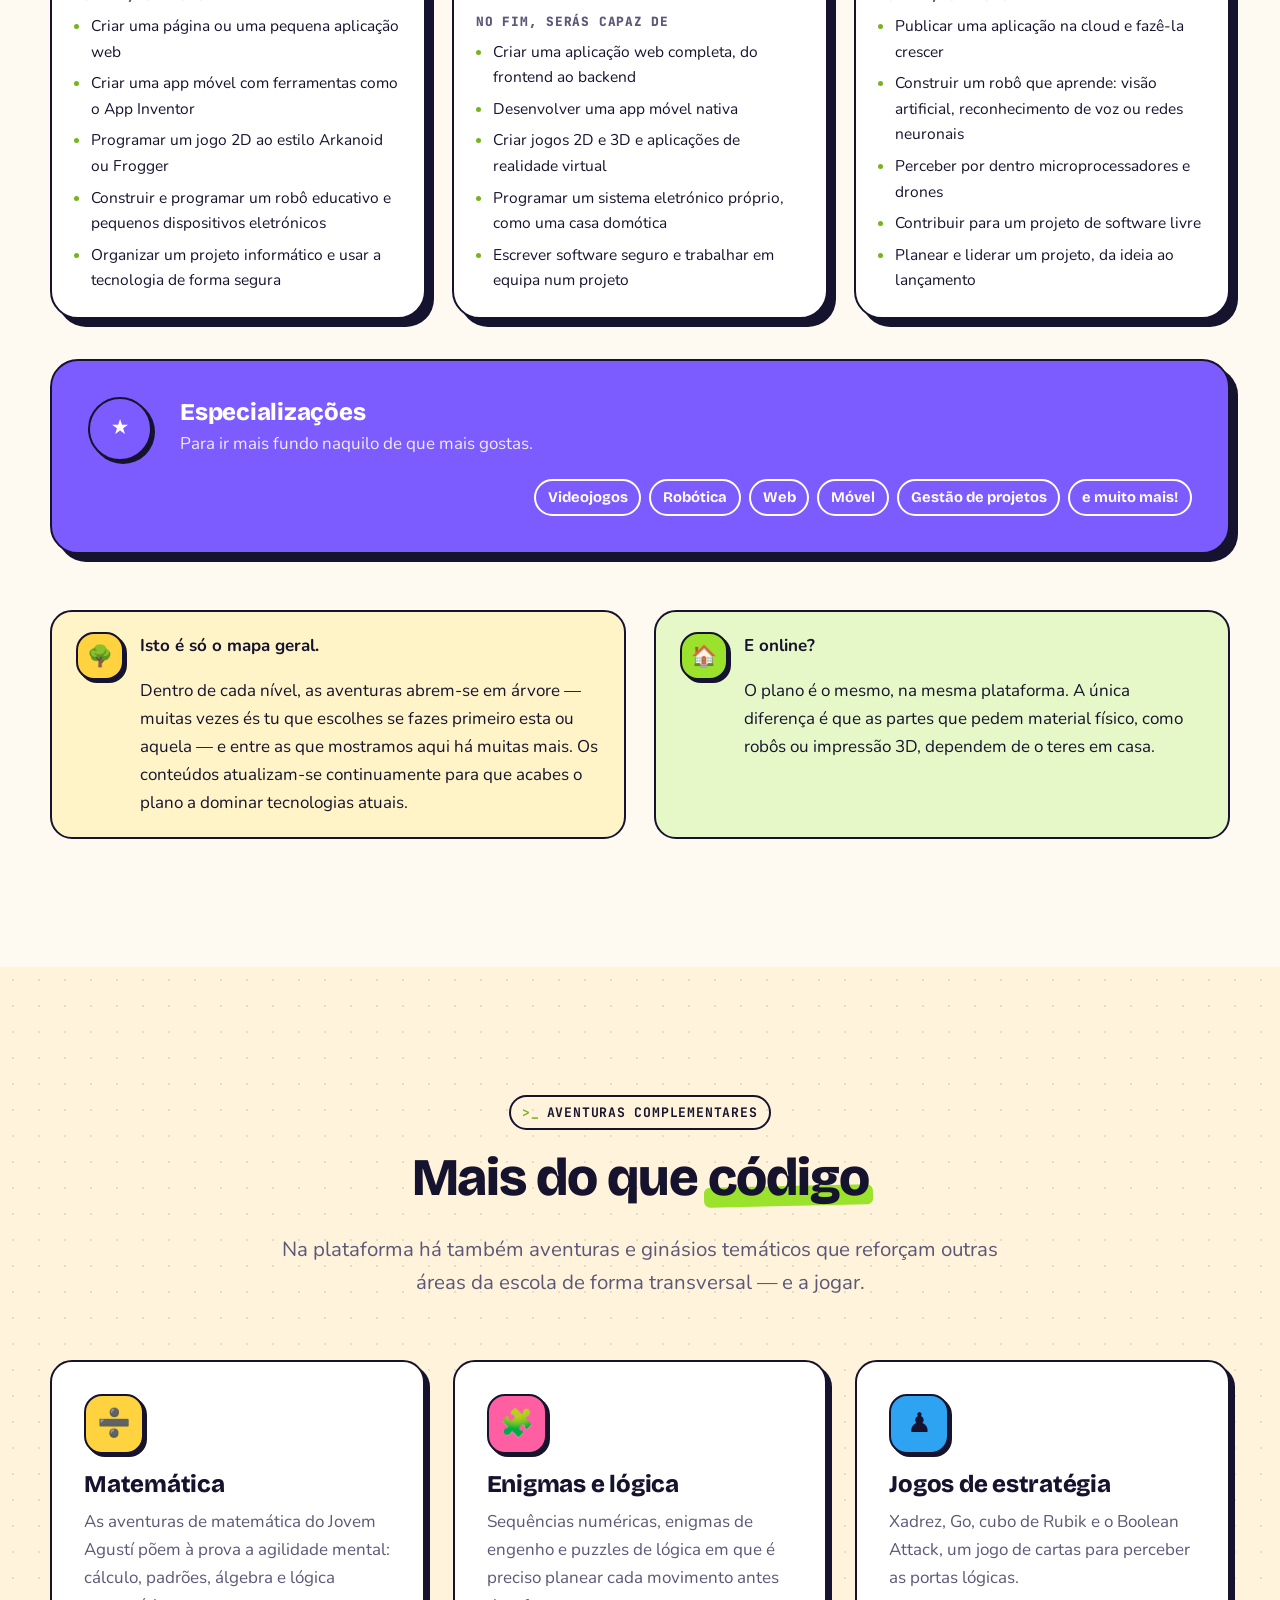
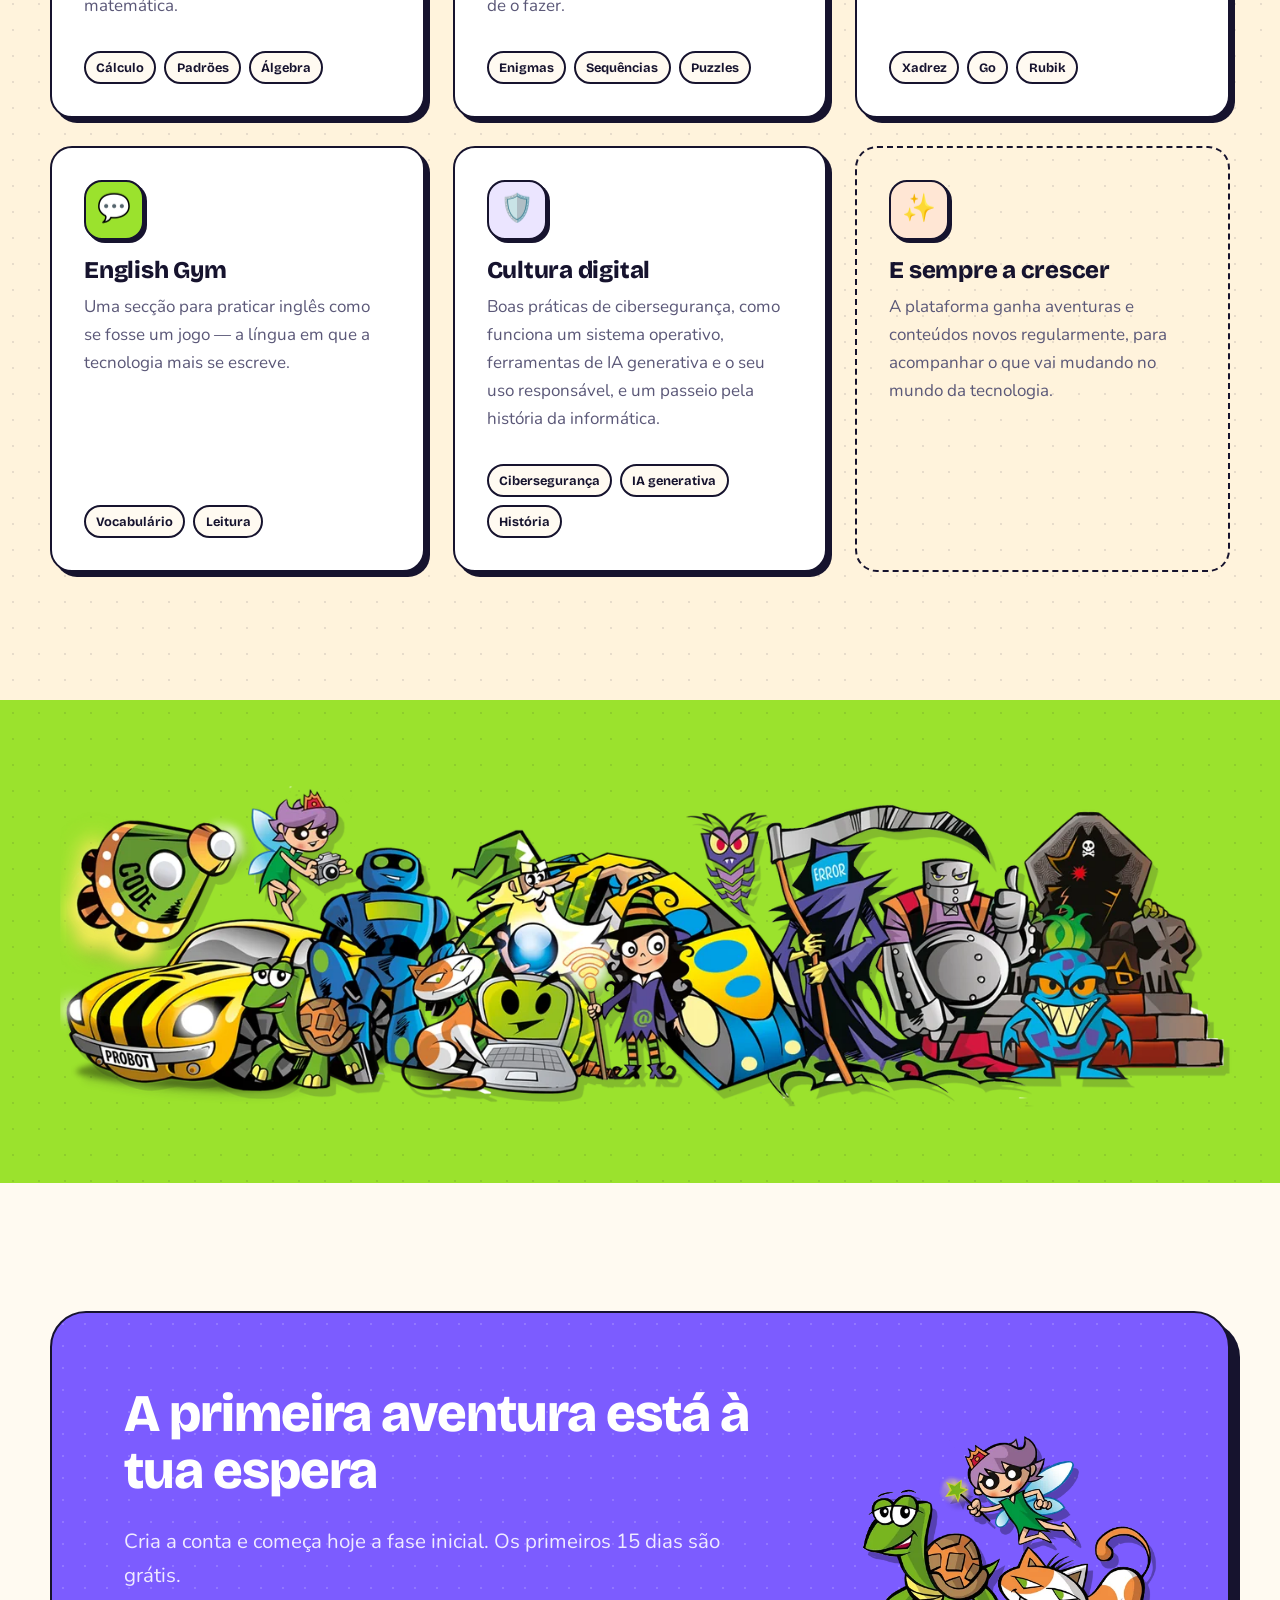
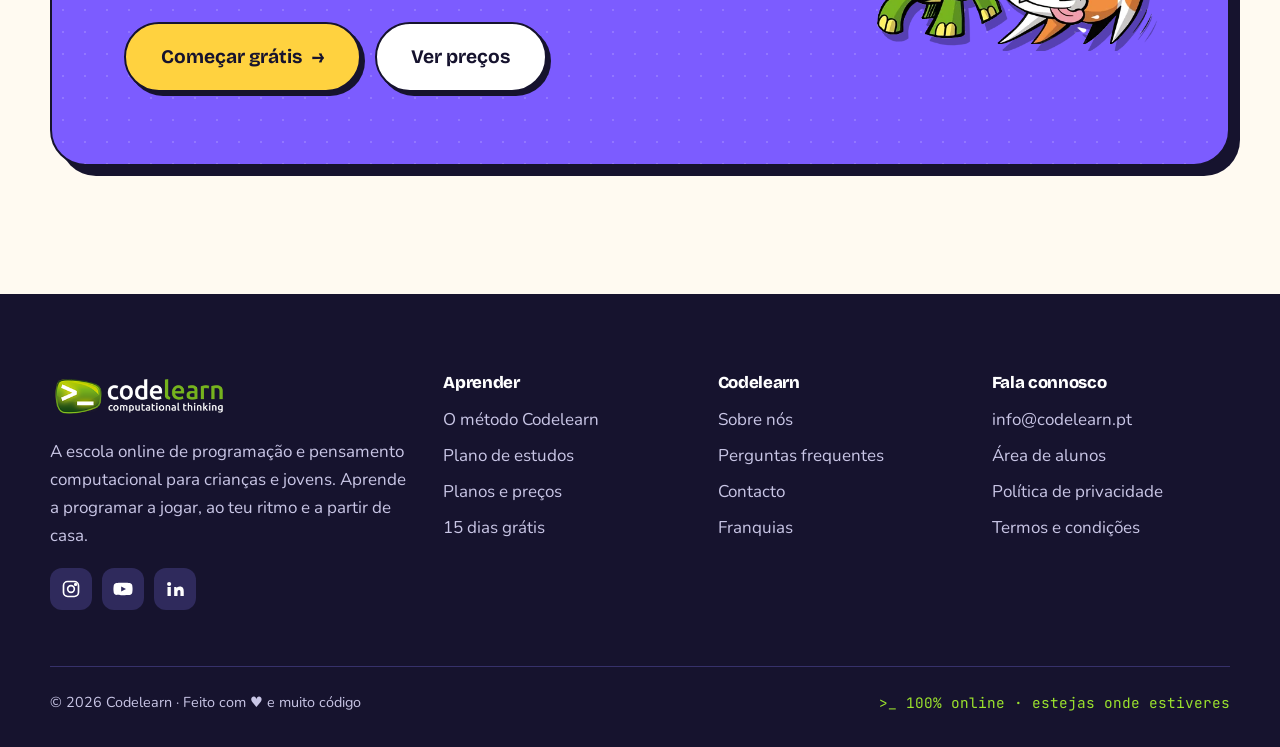
<file: plano.html>
<!doctype html>
<html lang="pt" class="no-js">
<head>
<!-- @head -->
<meta charset="utf-8">
<meta name="viewport" content="width=device-width, initial-scale=1">
<meta name="theme-color" content="#16132e">
<link rel="icon" type="image/png" href="assets/img/favicon.png">
<link rel="apple-touch-icon" href="assets/img/apple-touch-icon.png">
<link rel="preconnect" href="https://fonts.googleapis.com">
<link rel="preconnect" href="https://fonts.gstatic.com" crossorigin>
<link rel="stylesheet" href="https://fonts.googleapis.com/css2?family=Bricolage+Grotesque:opsz,wght@12..96,600;12..96,700;12..96,800&family=JetBrains+Mono:wght@500;700&family=Nunito:wght@400;600;700;800&display=swap">
<link rel="stylesheet" href="assets/css/style.css">
<meta property="og:site_name" content="Codelearn">
<meta property="og:locale" content="pt_PT">
<meta property="og:locale:alternate" content="pt_BR">
<meta property="og:image" content="assets/img/personagens-banner.webp">
<!-- /@head -->
<title>Plano de estudos · Codelearn</title>
<meta name="description" content="O plano de estudos Codelearn: uma fase inicial comum com matemática, Logo, Karel e Scratch, e depois os níveis A, B e C, com robótica, web, videojogos, redes neuronais e muito mais.">
<meta property="og:title" content="Plano de estudos · Codelearn">
</head>
<body data-page="plano">
<!-- @header -->
<a class="skip" href="#conteudo">Saltar para o conteúdo</a>
<header class="site-header">
  <div class="wrap nav">
    <a class="brand" href="index.html" aria-label="Codelearn — início"><img src="assets/img/logo.png" alt="Codelearn" width="164" height="42"></a>
    <button class="nav-toggle" type="button" aria-expanded="false" aria-controls="menu" aria-label="Abrir menu"><span></span></button>
    <nav class="nav-menu" id="menu" aria-label="Principal">
      <ul class="nav-links">
        <li><a href="metodo.html" data-nav="metodo">O método</a></li>
        <li><a href="plano.html" data-nav="plano" aria-current="page">Plano de estudos</a></li>
        <li><a href="precos.html" data-nav="precos">Preços</a></li>
        <li><a href="faq.html" data-nav="faq">Perguntas</a></li>
        <li><a href="sobre.html" data-nav="sobre">Sobre nós</a></li>
        <li><a href="contacto.html" data-nav="contacto">Contacto</a></li>
      </ul>
      <div class="nav-cta">
        <a class="nav-login" href="https://fun.codelearn.pt">Entrar</a>
        <a class="btn btn-lime btn-sm" href="https://fun.codelearn.pt/enroll">Experimenta grátis</a>
      </div>
    </nav>
  </div>
</header>
<!-- /@header -->

<main id="conteudo">

  <section class="page-hero dots">
    <div class="hero-blob b1" style="background:var(--green)"></div>
    <div class="wrap page-hero-grid on-dark" style="background:none">
      <div>
        <span class="eyebrow">Plano de estudos</span>
        <h1>Uma base comum. Depois, <span class="hl hl-violet">muitos caminhos</span>.</h1>
        <p class="lead">Um plano pensado para acompanhar toda a etapa escolar. O objetivo: que um aluno que o complete consiga, aos 18 anos, arrancar qualquer projeto tecnológico que lhe interesse — e levar este modo de pensar para qualquer profissão.</p>
      </div>
      <img class="char" src="assets/img/personagens-web.webp" alt="As personagens da Codelearn" width="500" height="561">
    </div>
  </section>

  <section class="section">
    <div class="wrap">

      <div class="phase reveal">
        <div class="phase-head">
          <span class="badge badge-ini">&gt;_</span>
          <div>
            <h2>Fase inicial</h2>
            <p>A base que todos os alunos partilham. Sem ela, não faz sentido avançar.</p>
          </div>
        </div>
        <div class="grid grid-4">
          <div class="card"><h3><span class="emoji">➗</span> Matemática</h3><p>Cálculo, padrões e lógica matemática para treinar a agilidade mental.</p></div>
          <div class="card"><h3><span class="emoji">🐢</span> Logo</h3><p>Dar instruções passo a passo, ler programas, encontrar e corrigir erros, repetir e criar funções.</p></div>
          <div class="card"><h3><span class="emoji">🤖</span> Karel</h3><p>Condições e ciclos: um robô que decide o que fazer conforme o que encontra à sua volta.</p></div>
          <div class="card"><h3><span class="emoji">🐱</span> Scratch</h3><p>Dividir problemas grandes em partes pequenas e levar um projeto da ideia ao programa terminado.</p></div>
        </div>
      </div>

      <div class="levels">
        <article class="level level-a reveal">
          <div class="level-head"><span class="badge badge-a">A</span><div><h3>Nível A</h3><small>Os primeiros projetos reais</small></div></div>
          <div class="level-subs">
            <div class="sub"><b>A1</b><div class="chips"><span class="chip">🤖 Robótica</span><span class="chip">🐍 Python</span><span class="chip">🐧 Linux</span></div></div>
            <div class="sub"><b>A2</b><div class="chips"><span class="chip">🧊 Design 3D</span><span class="chip">🔲 Micro:bit</span><span class="chip">C++</span></div></div>
            <div class="sub"><b>A3</b><div class="chips"><span class="chip">🔌 Arduino</span><span class="chip">🌐 Web: HTML, CSS e JS</span><span class="chip chip-more">+ mais</span></div></div>
          </div>
          <div class="level-can">
            <h4>No fim, serás capaz de</h4>
            <ul>
              <li>Criar uma página ou uma pequena aplicação web</li>
              <li>Criar uma app móvel com ferramentas como o App Inventor</li>
              <li>Programar um jogo 2D ao estilo Arkanoid ou Frogger</li>
              <li>Construir e programar um robô educativo e pequenos dispositivos eletrónicos</li>
              <li>Organizar um projeto informático e usar a tecnologia de forma segura</li>
            </ul>
          </div>
        </article>

        <article class="level level-b reveal reveal-d1">
          <div class="level-head"><span class="badge badge-b">B</span><div><h3>Nível B</h3><small>Aplicações completas</small></div></div>
          <div class="level-subs">
            <div class="sub"><b>B1</b><div class="chips"><span class="chip">⚛️ React</span><span class="chip">🎮 Unity</span></div></div>
            <div class="sub"><b>B2</b><div class="chips"><span class="chip">🥽 Realidade virtual</span><span class="chip">📱 Apps móveis</span><span class="chip">🏠 Domótica</span></div></div>
            <div class="sub"><b>B3</b><div class="chips"><span class="chip">🦾 Robótica</span><span class="chip">🔒 Cibersegurança</span><span class="chip chip-more">+ mais</span></div></div>
          </div>
          <div class="level-can">
            <h4>No fim, serás capaz de</h4>
            <ul>
              <li>Criar uma aplicação web completa, do frontend ao backend</li>
              <li>Desenvolver uma app móvel nativa</li>
              <li>Criar jogos 2D e 3D e aplicações de realidade virtual</li>
              <li>Programar um sistema eletrónico próprio, como uma casa domótica</li>
              <li>Escrever software seguro e trabalhar em equipa num projeto</li>
            </ul>
          </div>
        </article>

        <article class="level level-c reveal reveal-d2">
          <div class="level-head"><span class="badge badge-c">C</span><div><h3>Nível C</h3><small>Sistemas, redes neuronais e liderança</small></div></div>
          <div class="level-subs">
            <div class="sub"><b>C1</b><div class="chips"><span class="chip">☁️ Cloud e IoT</span><span class="chip">🖥️ Arquitetura de computadores</span></div></div>
            <div class="sub"><b>C2</b><div class="chips"><span class="chip">🧠 Redes neuronais</span><span class="chip">🚁 Drones</span><span class="chip">🧬 Bioinformática</span></div></div>
            <div class="sub"><b>C3</b><div class="chips"><span class="chip">💡 Projeto final</span></div></div>
          </div>
          <div class="level-can">
            <h4>No fim, serás capaz de</h4>
            <ul>
              <li>Publicar uma aplicação na cloud e fazê-la crescer</li>
              <li>Construir um robô que aprende: visão artificial, reconhecimento de voz ou redes neuronais</li>
              <li>Perceber por dentro microprocessadores e drones</li>
              <li>Contribuir para um projeto de software livre</li>
              <li>Planear e liderar um projeto, da ideia ao lançamento</li>
            </ul>
          </div>
        </article>
      </div>

      <div class="spec-band reveal">
        <span class="badge badge-spec">★</span>
        <div>
          <h3>Especializações</h3>
          <p>Para ir mais fundo naquilo de que mais gostas.</p>
        </div>
        <div class="chips"><span class="chip">Videojogos</span><span class="chip">Robótica</span><span class="chip">Web</span><span class="chip">Móvel</span><span class="chip">Gestão de projetos</span><span class="chip">e muito mais!</span></div>
      </div>

      <div class="grid grid-2" style="margin-top:56px">
        <div class="notice reveal" style="margin:0;max-width:none">
          <div class="icon">🌳</div>
          <div>
            <p><strong>Isto é só o mapa geral.</strong></p>
            <p>Dentro de cada nível, as aventuras abrem-se em árvore — muitas vezes és tu que escolhes se fazes primeiro esta ou aquela — e entre as que mostramos aqui há muitas mais. Os conteúdos atualizam-se continuamente para que acabes o plano a dominar tecnologias atuais.</p>
          </div>
        </div>
        <div class="notice reveal reveal-d1" style="margin:0;max-width:none;background:var(--lime-soft)">
          <div class="icon" style="background:var(--lime)">🏠</div>
          <div>
            <p><strong>E online?</strong></p>
            <p>O plano é o mesmo, na mesma plataforma. A única diferença é que as partes que pedem material físico, como robôs ou impressão 3D, dependem de o teres em casa.</p>
          </div>
        </div>
      </div>
    </div>
  </section>

  <section class="section bg-cream dots-ink">
    <div class="wrap">
      <div class="section-head center reveal">
        <span class="eyebrow">Aventuras complementares</span>
        <h2>Mais do que <span class="hl">código</span></h2>
        <p class="lead">Na plataforma há também aventuras e ginásios temáticos que reforçam outras áreas da escola de forma transversal — e a jogar.</p>
      </div>
<!-- @areas -->
<div class="grid grid-3">
  <article class="card lift area reveal">
    <div class="icon bg-sun">➗</div>
    <h3>Matemática</h3>
    <p>As aventuras de matemática do Jovem Agustí põem à prova a agilidade mental: cálculo, padrões, álgebra e lógica matemática.</p>
    <div class="chips"><span class="chip">Cálculo</span><span class="chip">Padrões</span><span class="chip">Álgebra</span></div>
  </article>
  <article class="card lift area reveal reveal-d1">
    <div class="icon bg-pink">🧩</div>
    <h3>Enigmas e lógica</h3>
    <p>Sequências numéricas, enigmas de engenho e puzzles de lógica em que é preciso planear cada movimento antes de o fazer.</p>
    <div class="chips"><span class="chip">Enigmas</span><span class="chip">Sequências</span><span class="chip">Puzzles</span></div>
  </article>
  <article class="card lift area reveal reveal-d2">
    <div class="icon bg-sky">♟️</div>
    <h3>Jogos de estratégia</h3>
    <p>Xadrez, Go, cubo de Rubik e o Boolean Attack, um jogo de cartas para perceber as portas lógicas.</p>
    <div class="chips"><span class="chip">Xadrez</span><span class="chip">Go</span><span class="chip">Rubik</span></div>
  </article>
  <article class="card lift area reveal">
    <div class="icon bg-lime">💬</div>
    <h3>English Gym</h3>
    <p>Uma secção para praticar inglês como se fosse um jogo — a língua em que a tecnologia mais se escreve.</p>
    <div class="chips"><span class="chip">Vocabulário</span><span class="chip">Leitura</span></div>
  </article>
  <article class="card lift area reveal reveal-d1">
    <div class="icon bg-violet-soft">🛡️</div>
    <h3>Cultura digital</h3>
    <p>Boas práticas de cibersegurança, como funciona um sistema operativo, ferramentas de IA generativa e o seu uso responsável, e um passeio pela história da informática.</p>
    <div class="chips"><span class="chip">Cibersegurança</span><span class="chip">IA generativa</span><span class="chip">História</span></div>
  </article>
  <article class="card area reveal reveal-d2" style="background:transparent;border-style:dashed;box-shadow:none">
    <div class="icon bg-orange-soft">✨</div>
    <h3>E sempre a crescer</h3>
    <p>A plataforma ganha aventuras e conteúdos novos regularmente, para acompanhar o que vai mudando no mundo da tecnologia.</p>
  </article>
</div>
<!-- /@areas -->
    </div>
  </section>

  <section class="section-tight bg-lime dots-ink">
    <div class="wrap">
      <img src="assets/img/personagens-banner.webp" alt="As personagens das aventuras Codelearn" width="1400" height="383" loading="lazy" class="reveal" style="filter:drop-shadow(6px 8px 0 rgba(22,19,46,.18))">
    </div>
  </section>

  <section class="section">
    <div class="wrap">
      <div class="cta-box reveal">
        <div>
          <h2>A primeira aventura está à tua espera</h2>
          <p class="lead">Cria a conta e começa hoje a fase inicial. Os primeiros 15 dias são grátis.</p>
          <div class="btn-row">
            <a class="btn btn-sun btn-lg" href="https://fun.codelearn.pt/enroll">Começar grátis <span class="arrow">→</span></a>
            <a class="btn btn-lg" href="precos.html">Ver preços</a>
          </div>
        </div>
        <img src="assets/img/tartaruga-fada-gato.webp" alt="" width="500" height="352" loading="lazy">
      </div>
    </div>
  </section>

</main>

<!-- @footer -->
<footer class="site-footer">
  <div class="wrap">
    <div class="footer-grid">
      <div>
        <a class="brand" href="index.html"><img src="assets/img/logo-branco.png" alt="Codelearn" width="180" height="46" loading="lazy"></a>
        <p>A escola online de programação e pensamento computacional para crianças e jovens. Aprende a programar a jogar, ao teu ritmo e a partir de casa.</p>
        <div class="socials">
          <a href="https://www.instagram.com/codelearncom" aria-label="Instagram"><svg viewBox="0 0 24 24" fill="none" stroke="currentColor" stroke-width="2"><rect x="3" y="3" width="18" height="18" rx="5"/><circle cx="12" cy="12" r="4"/><circle cx="17.5" cy="6.5" r="1" fill="currentColor"/></svg></a>
          <a href="https://www.youtube.com/channel/UCVeRFxvWetj86tQSolsSH9w" aria-label="YouTube"><svg viewBox="0 0 24 24" fill="currentColor"><path d="M23 7.2a3 3 0 0 0-2.1-2.1C19 4.6 12 4.6 12 4.6s-7 0-8.9.5A3 3 0 0 0 1 7.2 31 31 0 0 0 .5 12 31 31 0 0 0 1 16.8a3 3 0 0 0 2.1 2.1c1.9.5 8.9.5 8.9.5s7 0 8.9-.5a3 3 0 0 0 2.1-2.1 31 31 0 0 0 .5-4.8 31 31 0 0 0-.5-4.8ZM9.8 15.1V8.9L15.6 12l-5.8 3.1Z"/></svg></a>
          <a href="https://www.linkedin.com/company/codelearn" aria-label="LinkedIn"><svg viewBox="0 0 24 24" fill="currentColor"><path d="M4.98 3.5a2.5 2.5 0 1 1 0 5 2.5 2.5 0 0 1 0-5ZM3 9.5h4v11H3v-11Zm7 0h3.8v1.6h.1c.5-1 1.8-2 3.8-2 4 0 4.8 2.6 4.8 6v5.4h-4v-4.8c0-1.2 0-2.6-1.6-2.6s-1.9 1.2-1.9 2.5v4.9h-4v-11Z"/></svg></a>
        </div>
      </div>
      <div>
        <h4>Aprender</h4>
        <ul>
          <li><a href="metodo.html">O método Codelearn</a></li>
          <li><a href="plano.html">Plano de estudos</a></li>
          <li><a href="precos.html">Planos e preços</a></li>
          <li><a href="https://fun.codelearn.pt/enroll">15 dias grátis</a></li>
        </ul>
      </div>
      <div>
        <h4>Codelearn</h4>
        <ul>
          <li><a href="sobre.html">Sobre nós</a></li>
          <li><a href="faq.html">Perguntas frequentes</a></li>
          <li><a href="contacto.html">Contacto</a></li>
          <li><a href="https://codelearn.com/franchises/">Franquias</a></li>
        </ul>
      </div>
      <div>
        <h4>Fala connosco</h4>
        <ul>
          <li><a href="mailto:info@codelearn.pt">info@codelearn.pt</a></li>
          <li><a href="https://fun.codelearn.pt">Área de alunos</a></li>
          <li><a href="https://codelearn.com/privacy-policy/">Política de privacidade</a></li>
          <li><a href="https://codelearn.com/terms/">Termos e condições</a></li>
        </ul>
      </div>
    </div>
    <div class="footer-bottom">
      <span>© <span data-year>2026</span> Codelearn · Feito com ♥ e muito código</span>
      <span class="mono">&gt;_ 100% online · estejas onde estiveres</span>
    </div>
  </div>
</footer>
<script src="assets/js/main.js" defer></script>
<!-- /@footer -->
</body>
</html>
</file>
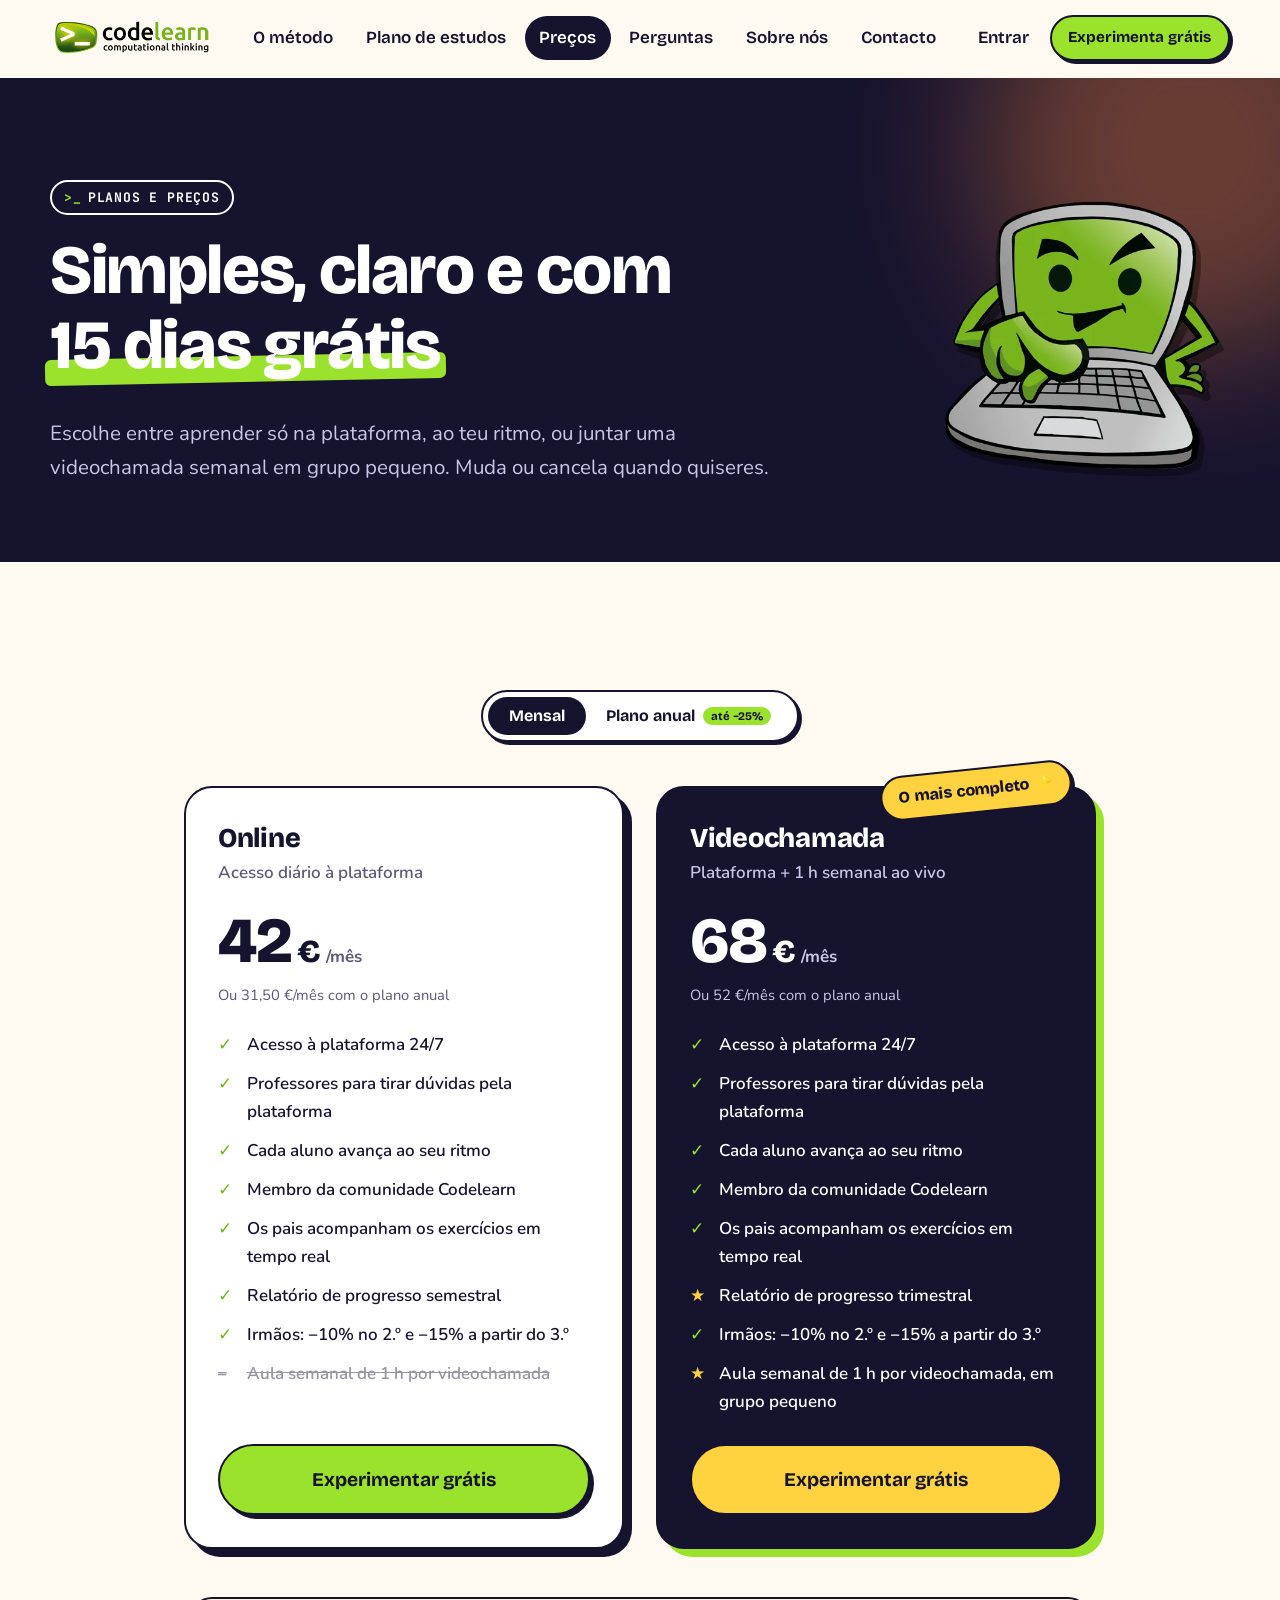
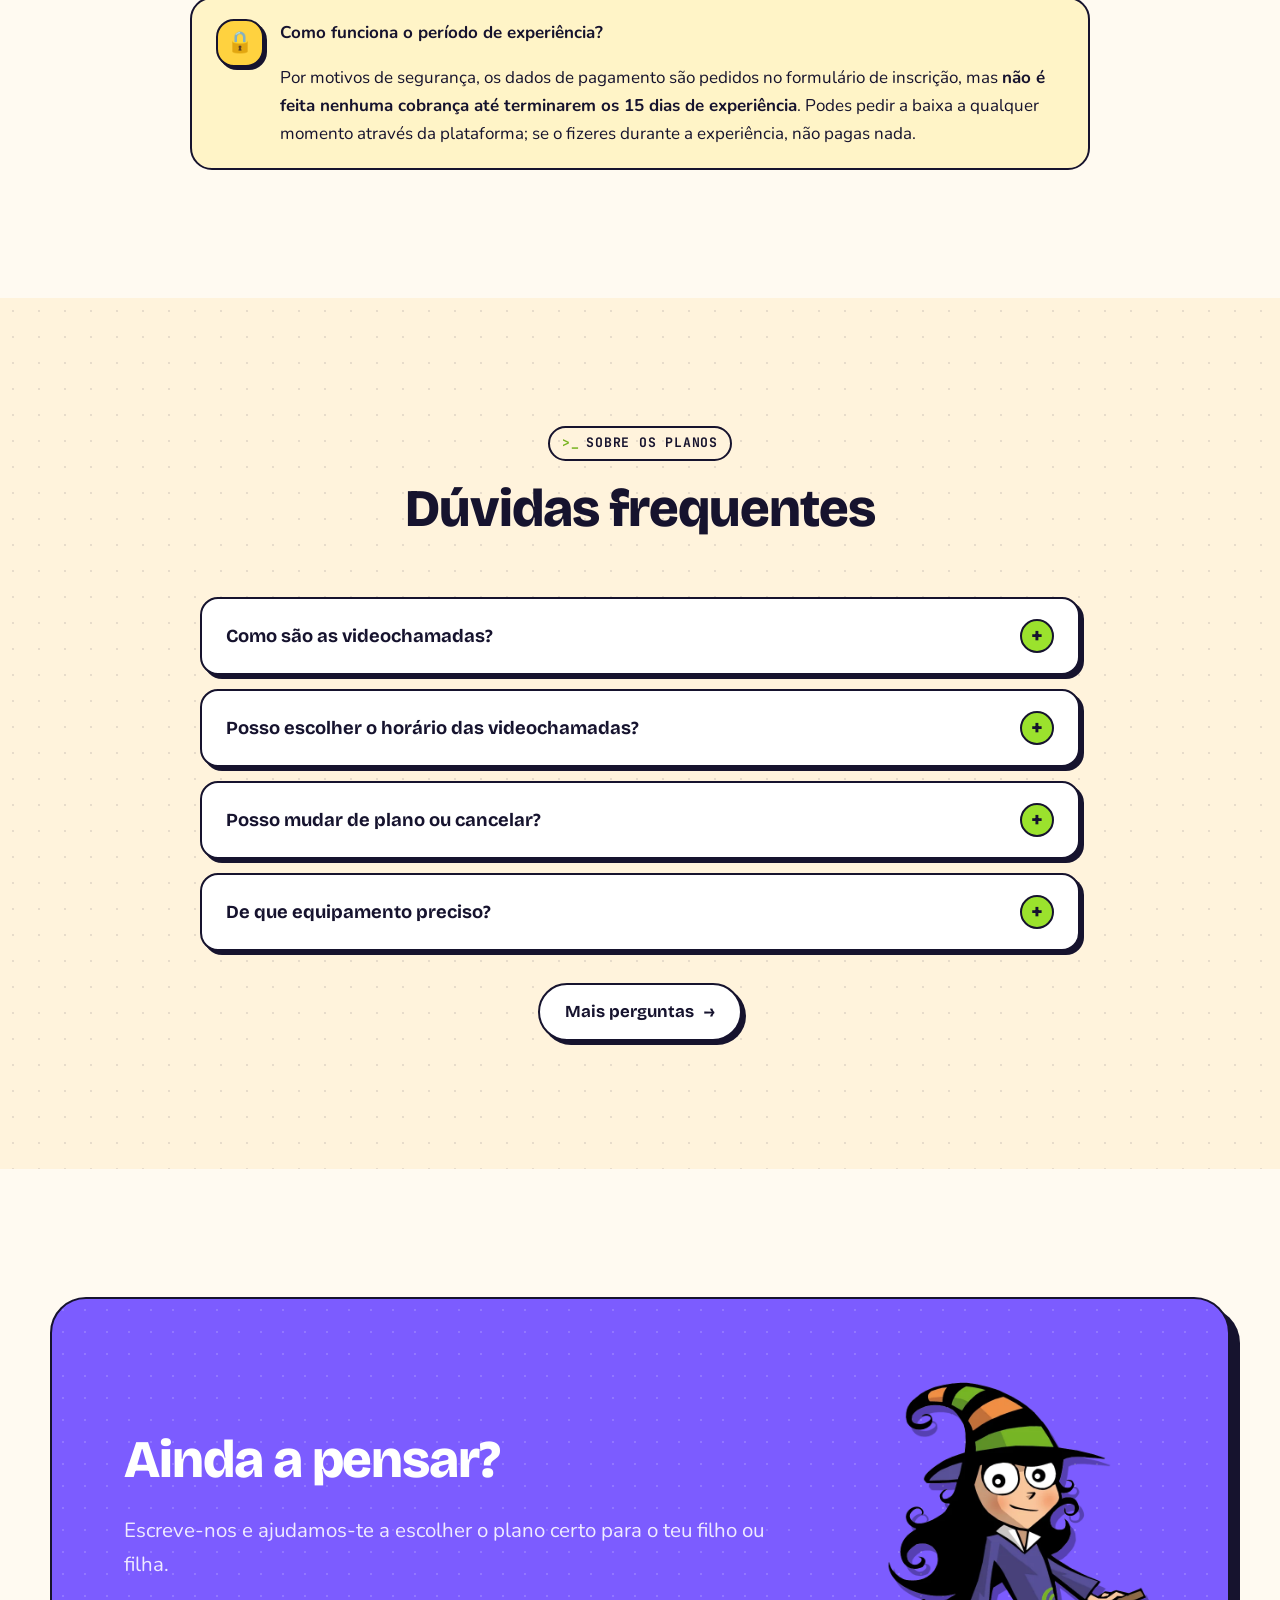
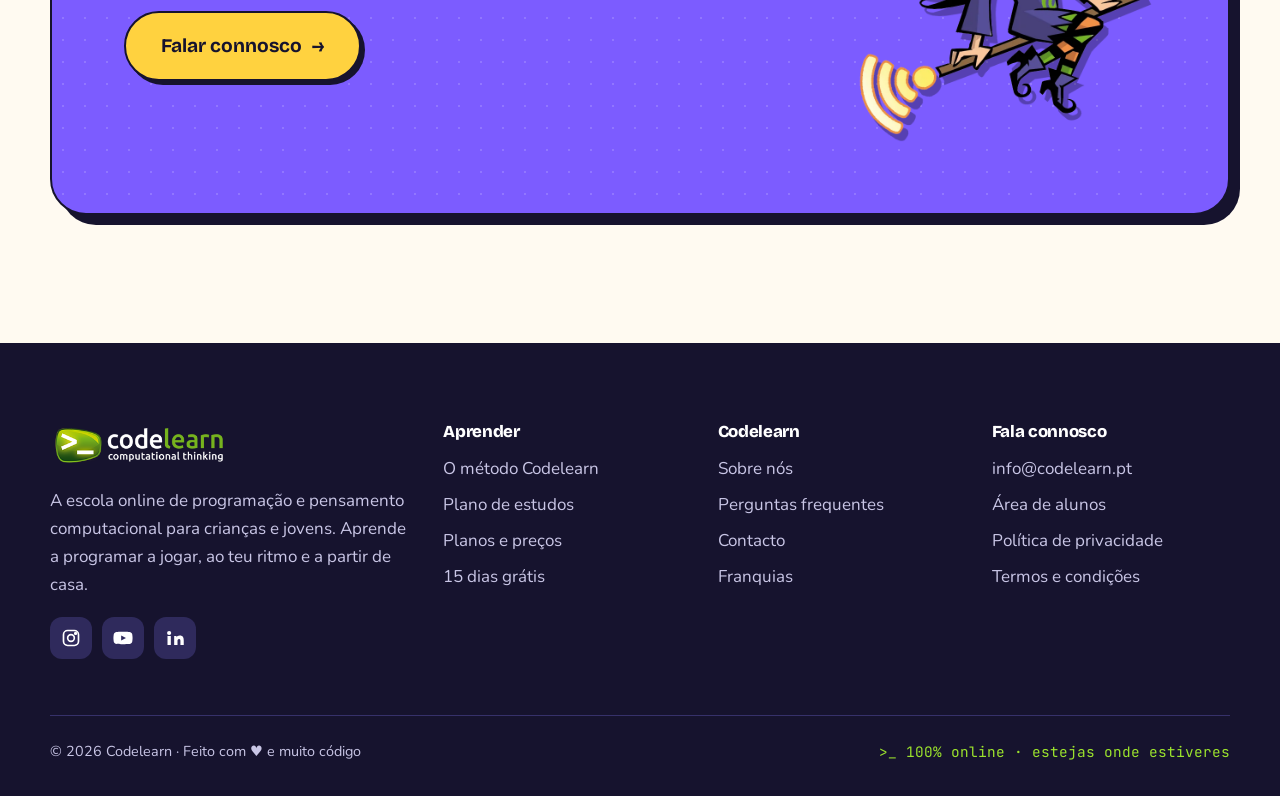
<file: precos.html>
<!doctype html>
<html lang="pt" class="no-js">
<head>
<!-- @head -->
<meta charset="utf-8">
<meta name="viewport" content="width=device-width, initial-scale=1">
<meta name="theme-color" content="#16132e">
<link rel="icon" type="image/png" href="assets/img/favicon.png">
<link rel="apple-touch-icon" href="assets/img/apple-touch-icon.png">
<link rel="preconnect" href="https://fonts.googleapis.com">
<link rel="preconnect" href="https://fonts.gstatic.com" crossorigin>
<link rel="stylesheet" href="https://fonts.googleapis.com/css2?family=Bricolage+Grotesque:opsz,wght@12..96,600;12..96,700;12..96,800&family=JetBrains+Mono:wght@500;700&family=Nunito:wght@400;600;700;800&display=swap">
<link rel="stylesheet" href="assets/css/style.css">
<meta property="og:site_name" content="Codelearn">
<meta property="og:locale" content="pt_PT">
<meta property="og:locale:alternate" content="pt_BR">
<meta property="og:image" content="assets/img/personagens-banner.webp">
<!-- /@head -->
<title>Planos e preços · Codelearn</title>
<meta name="description" content="Planos Codelearn online: plataforma desde 31,50 €/mês ou com videochamada semanal desde 52 €/mês. Experimenta 15 dias grátis.">
<meta property="og:title" content="Planos e preços · Codelearn">
</head>
<body data-page="precos">
<!-- @header -->
<a class="skip" href="#conteudo">Saltar para o conteúdo</a>
<header class="site-header">
  <div class="wrap nav">
    <a class="brand" href="index.html" aria-label="Codelearn — início"><img src="assets/img/logo.png" alt="Codelearn" width="164" height="42"></a>
    <button class="nav-toggle" type="button" aria-expanded="false" aria-controls="menu" aria-label="Abrir menu"><span></span></button>
    <nav class="nav-menu" id="menu" aria-label="Principal">
      <ul class="nav-links">
        <li><a href="metodo.html" data-nav="metodo">O método</a></li>
        <li><a href="plano.html" data-nav="plano">Plano de estudos</a></li>
        <li><a href="precos.html" data-nav="precos" aria-current="page">Preços</a></li>
        <li><a href="faq.html" data-nav="faq">Perguntas</a></li>
        <li><a href="sobre.html" data-nav="sobre">Sobre nós</a></li>
        <li><a href="contacto.html" data-nav="contacto">Contacto</a></li>
      </ul>
      <div class="nav-cta">
        <a class="nav-login" href="https://fun.codelearn.pt">Entrar</a>
        <a class="btn btn-lime btn-sm" href="https://fun.codelearn.pt/enroll">Experimenta grátis</a>
      </div>
    </nav>
  </div>
</header>
<!-- /@header -->

<main id="conteudo">

  <section class="page-hero dots">
    <div class="hero-blob b1" style="background:var(--orange);opacity:.35"></div>
    <div class="wrap page-hero-grid on-dark" style="background:none">
      <div>
        <span class="eyebrow">Planos e preços</span>
        <h1>Simples, claro e com <span class="hl">15 dias grátis</span></h1>
        <p class="lead">Escolhe entre aprender só na plataforma, ao teu ritmo, ou juntar uma videochamada semanal em grupo pequeno. Muda ou cancela quando quiseres.</p>
      </div>
      <img class="char" src="assets/img/agusti.webp" alt="O Agustí, o portátil da Codelearn" width="500" height="497">
    </div>
  </section>

  <section class="section">
    <div class="wrap center">
      <div class="billing-toggle" role="group" aria-label="Periodicidade do pagamento">
        <button type="button" data-billing="mensal" aria-pressed="true">Mensal</button>
        <button type="button" data-billing="anual" aria-pressed="false">Plano anual <span class="save">até −25%</span></button>
      </div>

      <div class="plans">
        <article class="plan reveal">
          <h3>Online</h3>
          <p class="sub">Acesso diário à plataforma</p>
          <div class="price"><span class="amount" data-price-monthly="42" data-price-yearly="31,50">42</span><span class="cur">€</span><span class="per">/mês</span></div>
          <p class="price-note" data-note-monthly="Ou 31,50 €/mês com o plano anual" data-note-yearly="Com o plano anual (42 €/mês no mensal)">Ou 31,50 €/mês com o plano anual</p>
          <ul>
            <li>Acesso à plataforma 24/7</li>
            <li>Professores para tirar dúvidas pela plataforma</li>
            <li>Cada aluno avança ao seu ritmo</li>
            <li>Membro da comunidade Codelearn</li>
            <li>Os pais acompanham os exercícios em tempo real</li>
            <li>Relatório de progresso semestral</li>
            <li>Irmãos: −10% no 2.º e −15% a partir do 3.º</li>
            <li class="no">Aula semanal de 1 h por videochamada</li>
          </ul>
          <a class="btn btn-lime btn-lg" href="https://fun.codelearn.pt/enroll">Experimentar grátis</a>
        </article>

        <article class="plan featured reveal reveal-d1">
          <span class="sticker">O mais completo ⭐</span>
          <h3>Videochamada</h3>
          <p class="sub">Plataforma + 1 h semanal ao vivo</p>
          <div class="price"><span class="amount" data-price-monthly="68" data-price-yearly="52">68</span><span class="cur">€</span><span class="per">/mês</span></div>
          <p class="price-note" data-note-monthly="Ou 52 €/mês com o plano anual" data-note-yearly="Com o plano anual (68 €/mês no mensal)">Ou 52 €/mês com o plano anual</p>
          <ul>
            <li>Acesso à plataforma 24/7</li>
            <li>Professores para tirar dúvidas pela plataforma</li>
            <li>Cada aluno avança ao seu ritmo</li>
            <li>Membro da comunidade Codelearn</li>
            <li>Os pais acompanham os exercícios em tempo real</li>
            <li class="star">Relatório de progresso trimestral</li>
            <li>Irmãos: −10% no 2.º e −15% a partir do 3.º</li>
            <li class="star">Aula semanal de 1 h por videochamada, em grupo pequeno</li>
          </ul>
          <a class="btn btn-sun btn-lg" href="https://fun.codelearn.pt/enroll">Experimentar grátis</a>
        </article>
      </div>

      <div class="notice reveal" style="text-align:left">
        <div class="icon">🔒</div>
        <div>
          <p><strong>Como funciona o período de experiência?</strong></p>
          <p>Por motivos de segurança, os dados de pagamento são pedidos no formulário de inscrição, mas <strong>não é feita nenhuma cobrança até terminarem os 15 dias de experiência</strong>. Podes pedir a baixa a qualquer momento através da plataforma; se o fizeres durante a experiência, não pagas nada.</p>
        </div>
      </div>
    </div>
  </section>

  <section class="section bg-cream dots-ink">
    <div class="wrap">
      <div class="section-head center reveal">
        <span class="eyebrow">Sobre os planos</span>
        <h2>Dúvidas frequentes</h2>
      </div>
      <div class="faq reveal">
        <details>
          <summary>Como são as videochamadas?</summary>
          <div class="answer">
            <p>Cada aula dura <strong>1 hora</strong>. Tentamos formar grupos pequenos, de 3 ou 4 alunos, para que a experiência seja mais social. O tamanho do grupo depende da disponibilidade: pode haver só 1 ou 2 alunos com o professor ou, em casos excecionais, mais de 4.</p>
            <p>Não há videochamadas entre 22 de dezembro e 7 de janeiro (inclusive) nem durante a semana da Páscoa.</p>
          </div>
        </details>
        <details>
          <summary>Posso escolher o horário das videochamadas?</summary>
          <div class="answer"><p>Sim. Os alunos online escolhem o horário das aulas por videochamada que melhor se adapta à família.</p></div>
        </details>
        <details>
          <summary>Posso mudar de plano ou cancelar?</summary>
          <div class="answer"><p>Podes pedir a baixa a qualquer momento através da plataforma. Se quiseres mudar de plano, fala connosco.</p></div>
        </details>
        <details>
          <summary>De que equipamento preciso?</summary>
          <div class="answer"><p>Um computador (portátil ou de secretária) com ligação à internet. Não é preciso instalar nada: a plataforma funciona no navegador. Para as videochamadas, convém ter câmara e microfone.</p></div>
        </details>
      </div>
      <p class="center" style="margin-top:32px"><a class="btn" href="faq.html">Mais perguntas <span class="arrow">→</span></a></p>
    </div>
  </section>

  <section class="section">
    <div class="wrap">
      <div class="cta-box reveal">
        <div>
          <h2>Ainda a pensar?</h2>
          <p class="lead">Escreve-nos e ajudamos-te a escolher o plano certo para o teu filho ou filha.</p>
          <div class="btn-row">
            <a class="btn btn-sun btn-lg" href="contacto.html">Falar connosco <span class="arrow">→</span></a>
          </div>
        </div>
        <img src="assets/img/feiticeira.webp" alt="" width="700" height="864" loading="lazy">
      </div>
    </div>
  </section>

</main>

<!-- @footer -->
<footer class="site-footer">
  <div class="wrap">
    <div class="footer-grid">
      <div>
        <a class="brand" href="index.html"><img src="assets/img/logo-branco.png" alt="Codelearn" width="180" height="46" loading="lazy"></a>
        <p>A escola online de programação e pensamento computacional para crianças e jovens. Aprende a programar a jogar, ao teu ritmo e a partir de casa.</p>
        <div class="socials">
          <a href="https://www.instagram.com/codelearncom" aria-label="Instagram"><svg viewBox="0 0 24 24" fill="none" stroke="currentColor" stroke-width="2"><rect x="3" y="3" width="18" height="18" rx="5"/><circle cx="12" cy="12" r="4"/><circle cx="17.5" cy="6.5" r="1" fill="currentColor"/></svg></a>
          <a href="https://www.youtube.com/channel/UCVeRFxvWetj86tQSolsSH9w" aria-label="YouTube"><svg viewBox="0 0 24 24" fill="currentColor"><path d="M23 7.2a3 3 0 0 0-2.1-2.1C19 4.6 12 4.6 12 4.6s-7 0-8.9.5A3 3 0 0 0 1 7.2 31 31 0 0 0 .5 12 31 31 0 0 0 1 16.8a3 3 0 0 0 2.1 2.1c1.9.5 8.9.5 8.9.5s7 0 8.9-.5a3 3 0 0 0 2.1-2.1 31 31 0 0 0 .5-4.8 31 31 0 0 0-.5-4.8ZM9.8 15.1V8.9L15.6 12l-5.8 3.1Z"/></svg></a>
          <a href="https://www.linkedin.com/company/codelearn" aria-label="LinkedIn"><svg viewBox="0 0 24 24" fill="currentColor"><path d="M4.98 3.5a2.5 2.5 0 1 1 0 5 2.5 2.5 0 0 1 0-5ZM3 9.5h4v11H3v-11Zm7 0h3.8v1.6h.1c.5-1 1.8-2 3.8-2 4 0 4.8 2.6 4.8 6v5.4h-4v-4.8c0-1.2 0-2.6-1.6-2.6s-1.9 1.2-1.9 2.5v4.9h-4v-11Z"/></svg></a>
        </div>
      </div>
      <div>
        <h4>Aprender</h4>
        <ul>
          <li><a href="metodo.html">O método Codelearn</a></li>
          <li><a href="plano.html">Plano de estudos</a></li>
          <li><a href="precos.html">Planos e preços</a></li>
          <li><a href="https://fun.codelearn.pt/enroll">15 dias grátis</a></li>
        </ul>
      </div>
      <div>
        <h4>Codelearn</h4>
        <ul>
          <li><a href="sobre.html">Sobre nós</a></li>
          <li><a href="faq.html">Perguntas frequentes</a></li>
          <li><a href="contacto.html">Contacto</a></li>
          <li><a href="https://codelearn.com/franchises/">Franquias</a></li>
        </ul>
      </div>
      <div>
        <h4>Fala connosco</h4>
        <ul>
          <li><a href="mailto:info@codelearn.pt">info@codelearn.pt</a></li>
          <li><a href="https://fun.codelearn.pt">Área de alunos</a></li>
          <li><a href="https://codelearn.com/privacy-policy/">Política de privacidade</a></li>
          <li><a href="https://codelearn.com/terms/">Termos e condições</a></li>
        </ul>
      </div>
    </div>
    <div class="footer-bottom">
      <span>© <span data-year>2026</span> Codelearn · Feito com ♥ e muito código</span>
      <span class="mono">&gt;_ 100% online · estejas onde estiveres</span>
    </div>
  </div>
</footer>
<script src="assets/js/main.js" defer></script>
<!-- /@footer -->
</body>
</html>
</file>
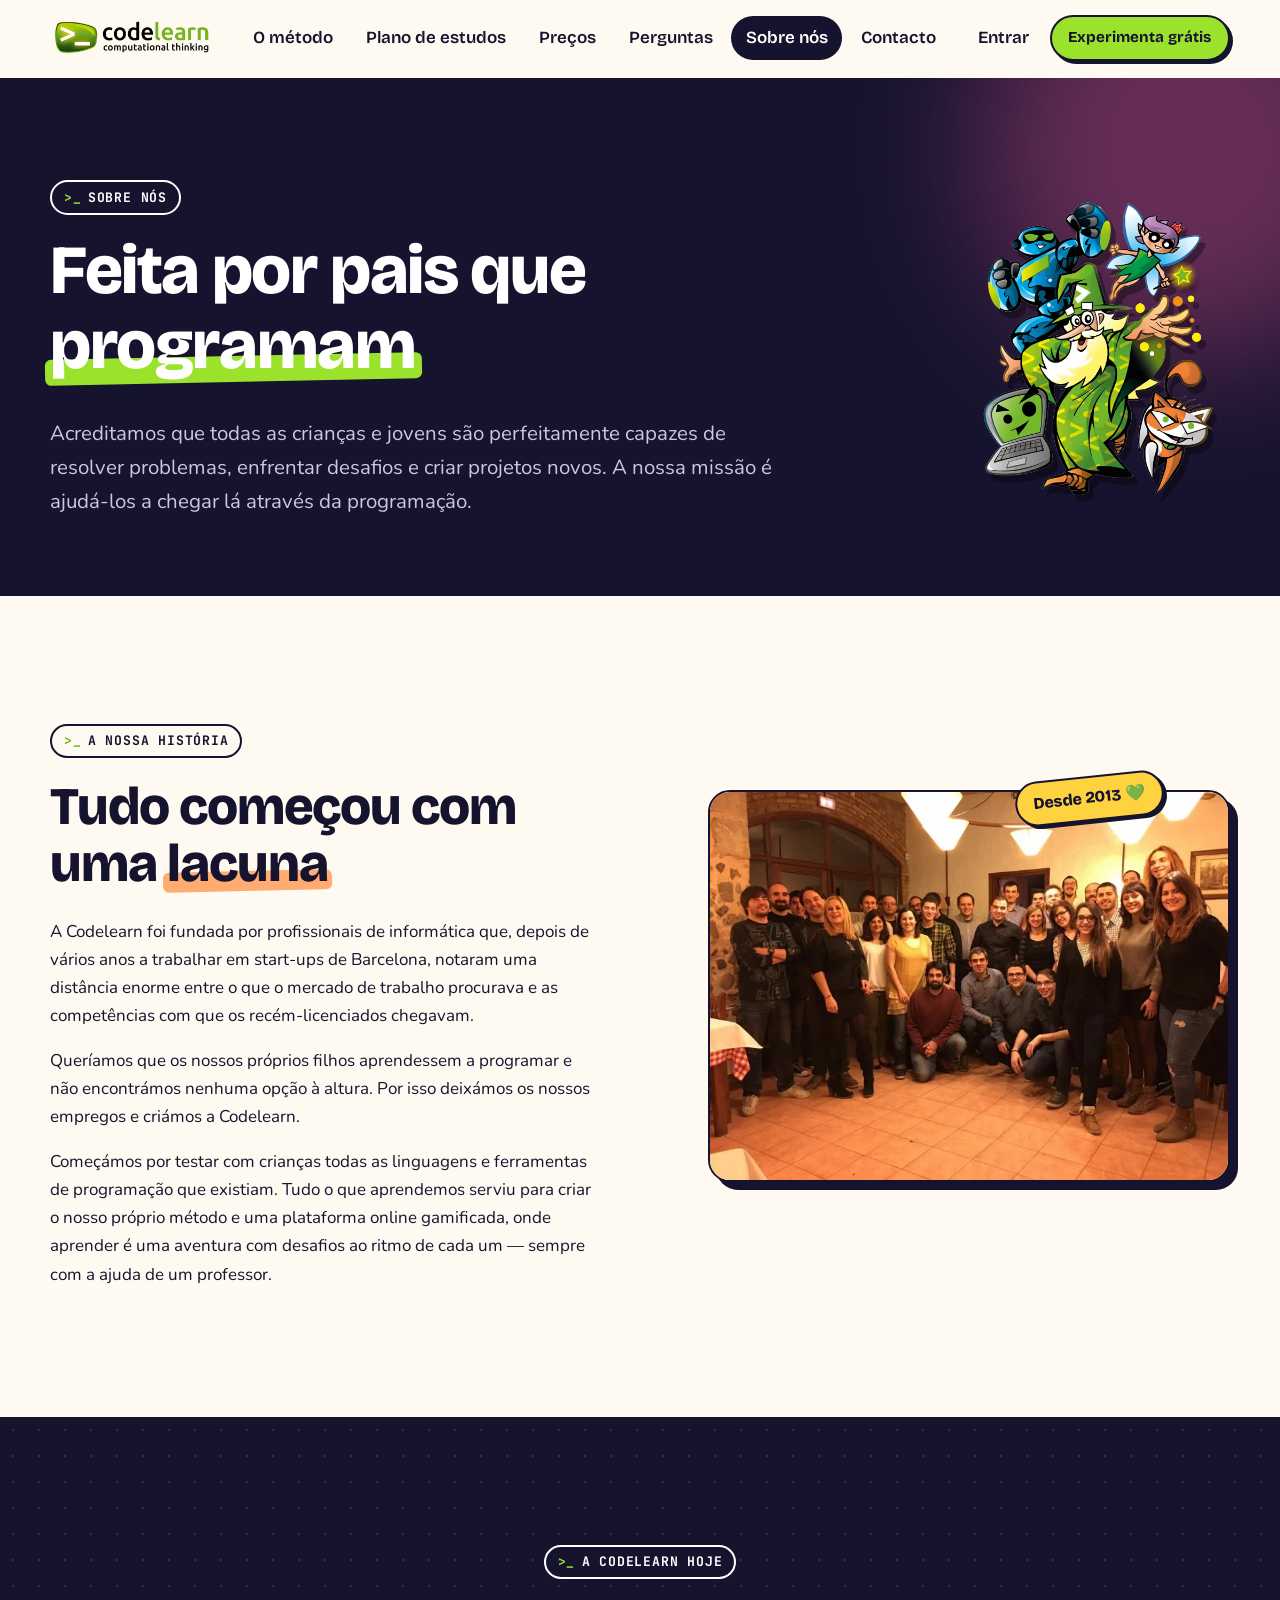
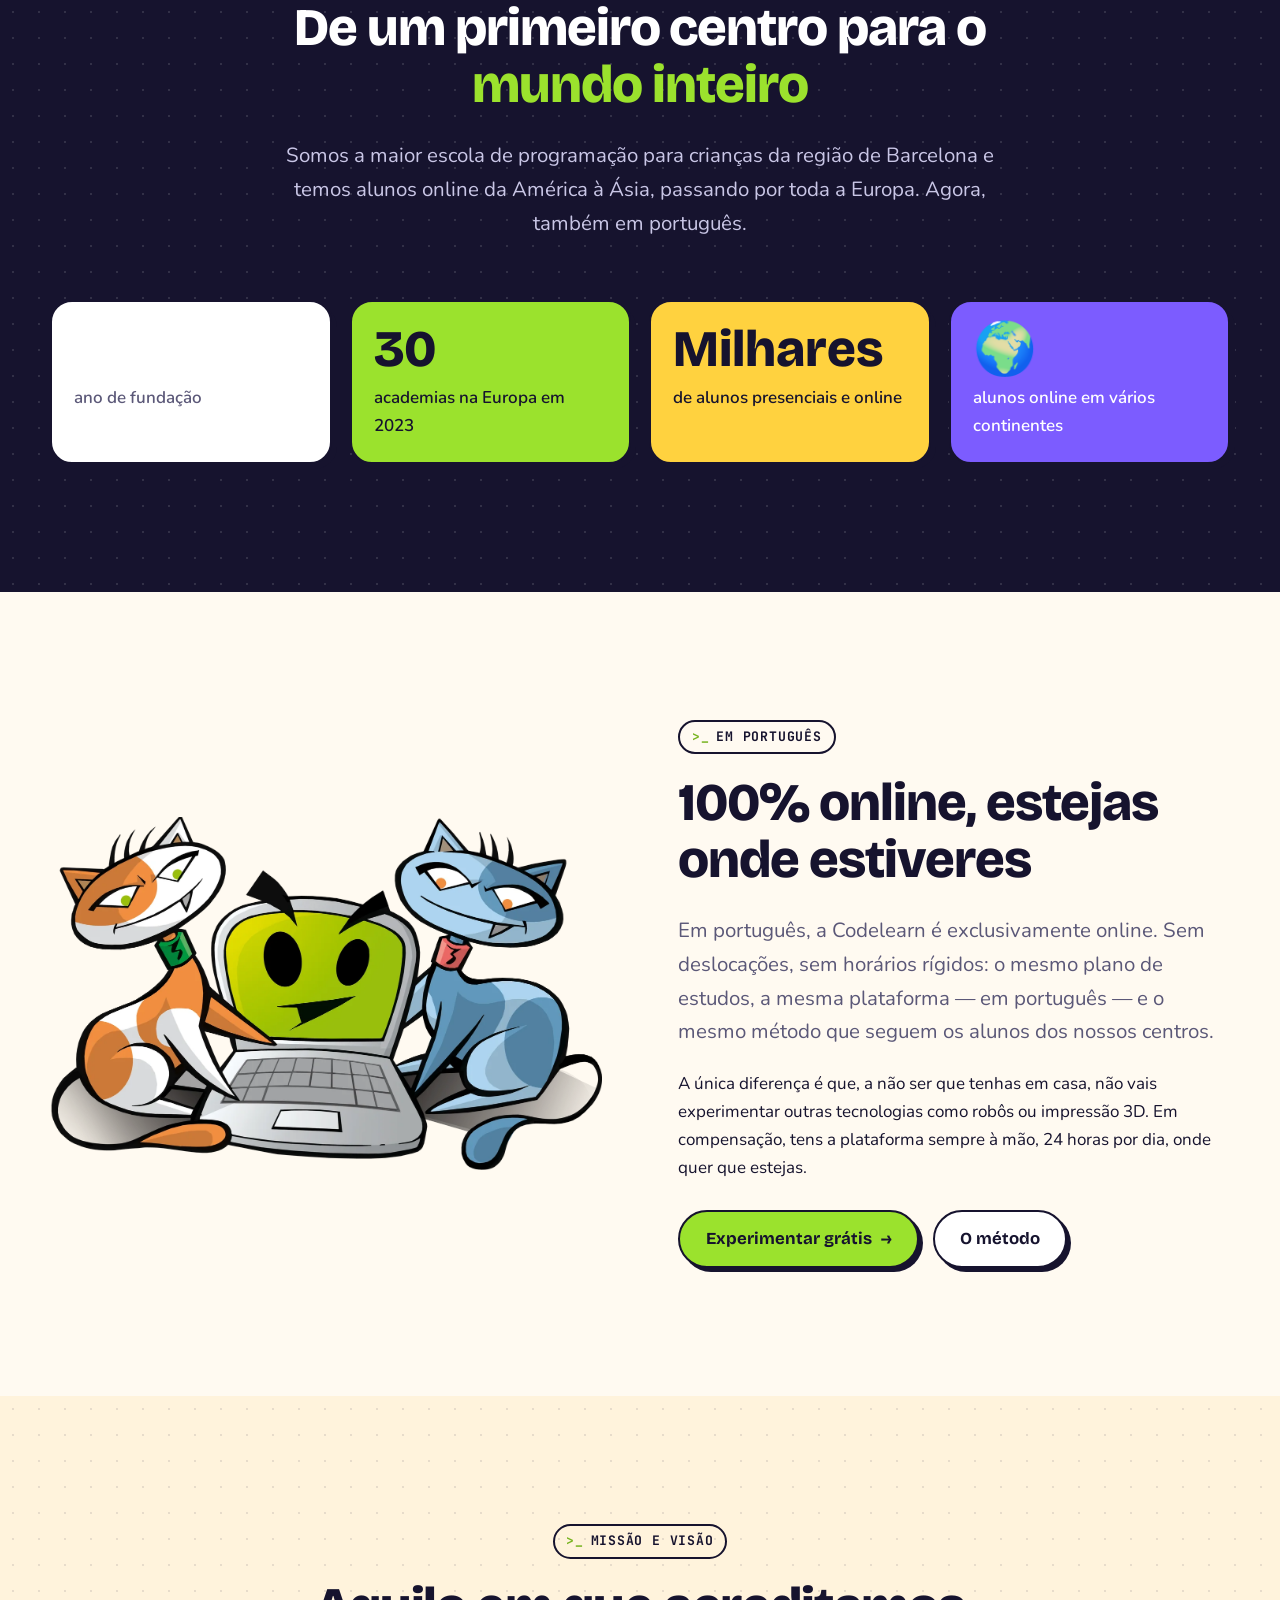
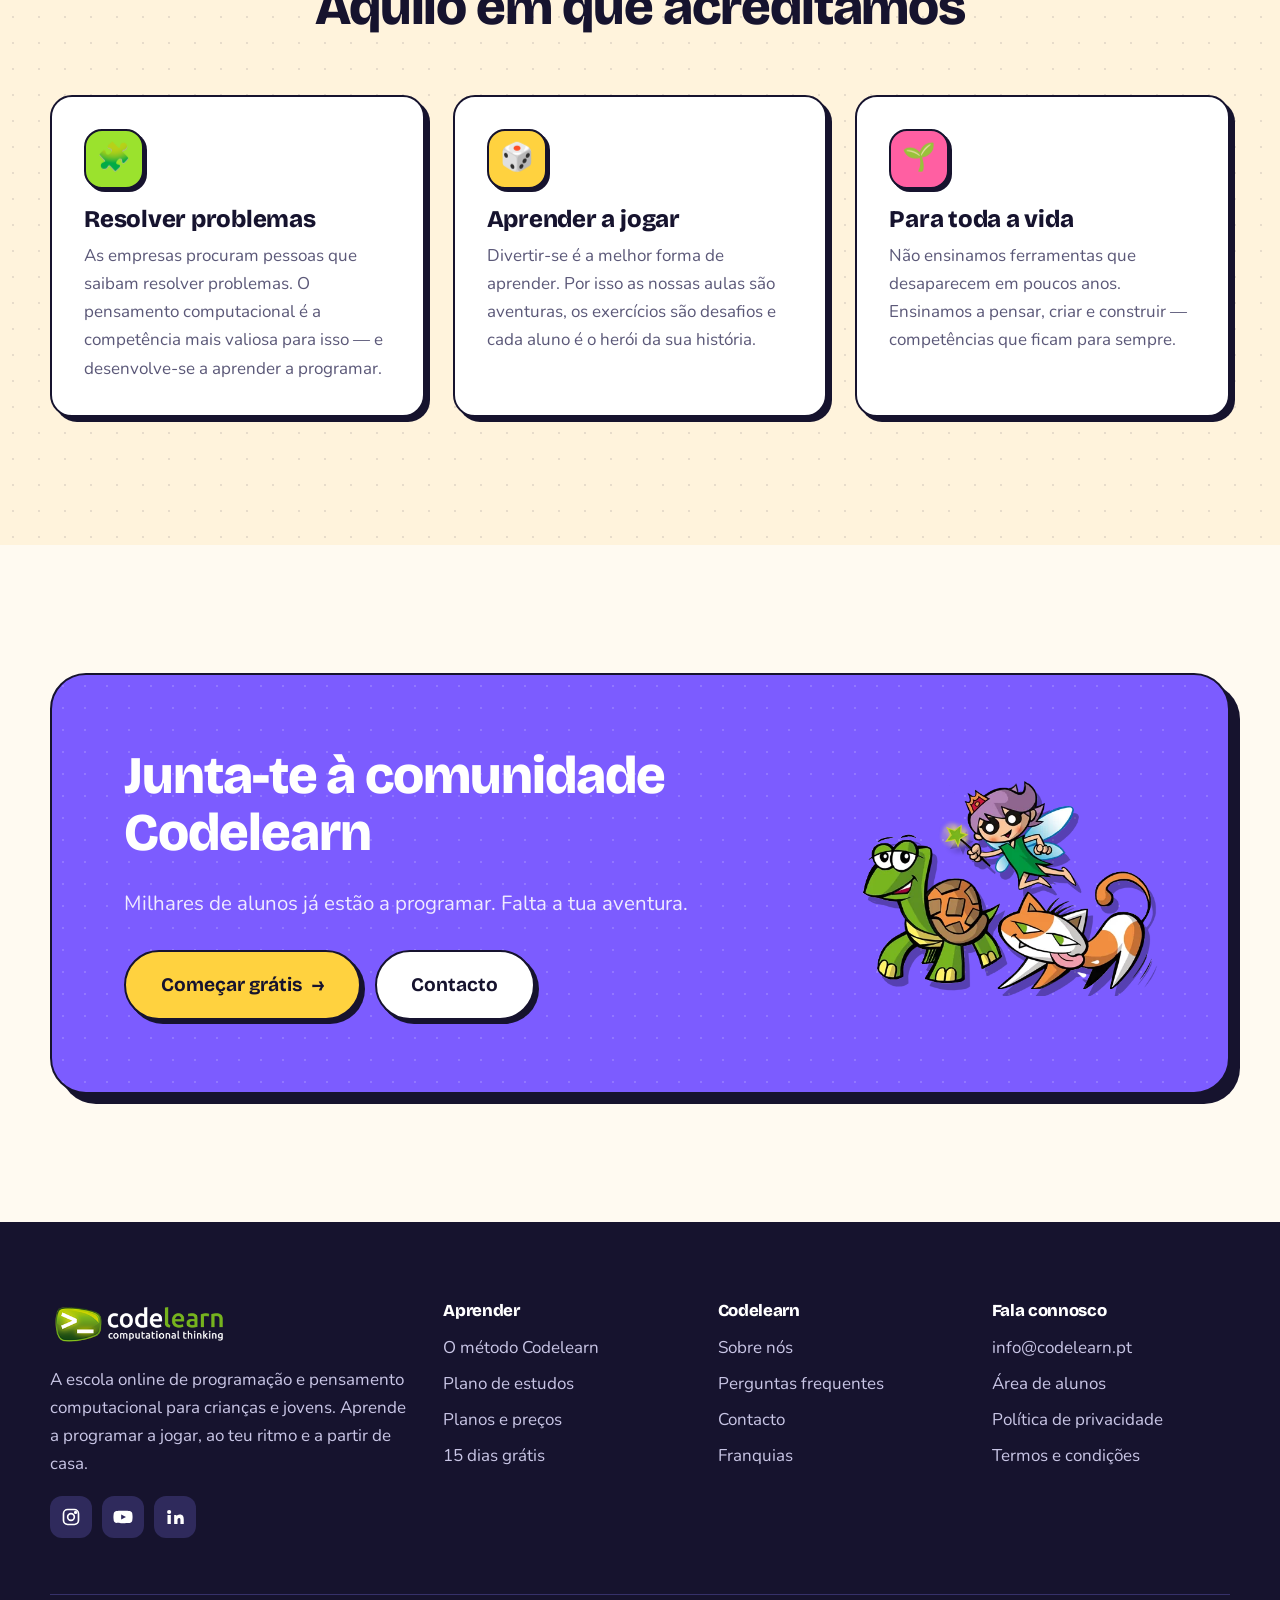
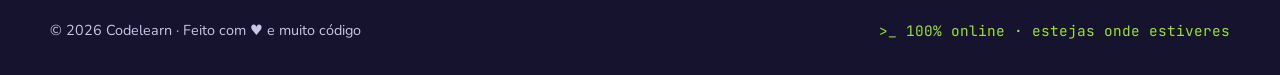
<file: sobre.html>
<!doctype html>
<html lang="pt" class="no-js">
<head>
<!-- @head -->
<meta charset="utf-8">
<meta name="viewport" content="width=device-width, initial-scale=1">
<meta name="theme-color" content="#16132e">
<link rel="icon" type="image/png" href="assets/img/favicon.png">
<link rel="apple-touch-icon" href="assets/img/apple-touch-icon.png">
<link rel="preconnect" href="https://fonts.googleapis.com">
<link rel="preconnect" href="https://fonts.gstatic.com" crossorigin>
<link rel="stylesheet" href="https://fonts.googleapis.com/css2?family=Bricolage+Grotesque:opsz,wght@12..96,600;12..96,700;12..96,800&family=JetBrains+Mono:wght@500;700&family=Nunito:wght@400;600;700;800&display=swap">
<link rel="stylesheet" href="assets/css/style.css">
<meta property="og:site_name" content="Codelearn">
<meta property="og:locale" content="pt_PT">
<meta property="og:locale:alternate" content="pt_BR">
<meta property="og:image" content="assets/img/personagens-banner.webp">
<!-- /@head -->
<title>Sobre nós · Codelearn</title>
<meta name="description" content="A Codelearn nasceu em 2013, criada por profissionais de informática que queriam que os seus filhos aprendessem a programar. Hoje ensina milhares de alunos em toda a Europa e online.">
<meta property="og:title" content="Sobre a Codelearn">
</head>
<body data-page="sobre">
<!-- @header -->
<a class="skip" href="#conteudo">Saltar para o conteúdo</a>
<header class="site-header">
  <div class="wrap nav">
    <a class="brand" href="index.html" aria-label="Codelearn — início"><img src="assets/img/logo.png" alt="Codelearn" width="164" height="42"></a>
    <button class="nav-toggle" type="button" aria-expanded="false" aria-controls="menu" aria-label="Abrir menu"><span></span></button>
    <nav class="nav-menu" id="menu" aria-label="Principal">
      <ul class="nav-links">
        <li><a href="metodo.html" data-nav="metodo">O método</a></li>
        <li><a href="plano.html" data-nav="plano">Plano de estudos</a></li>
        <li><a href="precos.html" data-nav="precos">Preços</a></li>
        <li><a href="faq.html" data-nav="faq">Perguntas</a></li>
        <li><a href="sobre.html" data-nav="sobre" aria-current="page">Sobre nós</a></li>
        <li><a href="contacto.html" data-nav="contacto">Contacto</a></li>
      </ul>
      <div class="nav-cta">
        <a class="nav-login" href="https://fun.codelearn.pt">Entrar</a>
        <a class="btn btn-lime btn-sm" href="https://fun.codelearn.pt/enroll">Experimenta grátis</a>
      </div>
    </nav>
  </div>
</header>
<!-- /@header -->

<main id="conteudo">

  <section class="page-hero dots">
    <div class="hero-blob b1" style="background:var(--pink);opacity:.35"></div>
    <div class="wrap page-hero-grid on-dark" style="background:none">
      <div>
        <span class="eyebrow">Sobre nós</span>
        <h1>Feita por pais que <span class="hl">programam</span></h1>
        <p class="lead">Acreditamos que todas as crianças e jovens são perfeitamente capazes de resolver problemas, enfrentar desafios e criar projetos novos. A nossa missão é ajudá-los a chegar lá através da programação.</p>
      </div>
      <img class="char" src="assets/img/personagens-web.webp" alt="As personagens da Codelearn" width="500" height="561">
    </div>
  </section>

  <section class="section">
    <div class="wrap split">
      <div class="reveal">
        <span class="eyebrow">A nossa história</span>
        <h2>Tudo começou com uma <span class="hl hl-orange">lacuna</span></h2>
        <p>A Codelearn foi fundada por profissionais de informática que, depois de vários anos a trabalhar em start-ups de Barcelona, notaram uma distância enorme entre o que o mercado de trabalho procurava e as competências com que os recém-licenciados chegavam.</p>
        <p>Queríamos que os nossos próprios filhos aprendessem a programar e não encontrámos nenhuma opção à altura. Por isso deixámos os nossos empregos e criámos a Codelearn.</p>
        <p>Começámos por testar com crianças todas as linguagens e ferramentas de programação que existiam. Tudo o que aprendemos serviu para criar o nosso próprio método e uma plataforma online gamificada, onde aprender é uma aventura com desafios ao ritmo de cada um — sempre com a ajuda de um professor.</p>
      </div>
      <div class="photo-stack reveal reveal-d1">
        <span class="sticker">Desde 2013 💚</span>
        <div class="photo"><img src="assets/img/equipa.webp" alt="A equipa Codelearn" width="768" height="576" loading="lazy"></div>
      </div>
    </div>
  </section>

  <section class="section on-dark dots">
    <div class="wrap">
      <div class="section-head center reveal">
        <span class="eyebrow">A Codelearn hoje</span>
        <h2>De um primeiro centro para o <span class="txt-lime">mundo inteiro</span></h2>
        <p class="lead">Somos a maior escola de programação para crianças da região de Barcelona e temos alunos online da América à Ásia, passando por toda a Europa. Agora, também em português.</p>
      </div>
      <div class="stats">
        <div class="stat reveal"><b>2013</b><span>ano de fundação</span></div>
        <div class="stat reveal reveal-d1" style="background:var(--lime)"><b style="color:var(--ink)">30</b><span style="color:var(--ink)">academias na Europa em 2023</span></div>
        <div class="stat reveal reveal-d2" style="background:var(--sun)"><b style="color:var(--ink)">Milhares</b><span style="color:var(--ink)">de alunos presenciais e online</span></div>
        <div class="stat reveal reveal-d3" style="background:var(--violet)"><b style="color:#fff">🌍</b><span style="color:#fff">alunos online em vários continentes</span></div>
      </div>
    </div>
  </section>

  <section class="section">
    <div class="wrap split reverse">
      <div class="reveal">
        <span class="eyebrow">Em português</span>
        <h2>100% online, estejas onde estiveres</h2>
        <p class="lead">Em português, a Codelearn é exclusivamente online. Sem deslocações, sem horários rígidos: o mesmo plano de estudos, a mesma plataforma — em português — e o mesmo método que seguem os alunos dos nossos centros.</p>
        <p>A única diferença é que, a não ser que tenhas em casa, não vais experimentar outras tecnologias como robôs ou impressão 3D. Em compensação, tens a plataforma sempre à mão, 24 horas por dia, onde quer que estejas.</p>
        <div class="btn-row" style="margin-top:28px">
          <a class="btn btn-lime" href="https://fun.codelearn.pt/enroll">Experimentar grátis <span class="arrow">→</span></a>
          <a class="btn" href="metodo.html">O método</a>
        </div>
      </div>
      <div class="reveal reveal-d1">
        <img src="assets/img/gatos-agusti.webp" alt="O Agustí e os gatos da Codelearn" width="1400" height="895" loading="lazy">
      </div>
    </div>
  </section>

  <section class="section bg-cream dots-ink">
    <div class="wrap">
      <div class="section-head center reveal">
        <span class="eyebrow">Missão e visão</span>
        <h2>Aquilo em que acreditamos</h2>
      </div>
      <div class="grid grid-3">
        <article class="card lift reveal"><div class="icon bg-lime">🧩</div><h3>Resolver problemas</h3><p>As empresas procuram pessoas que saibam resolver problemas. O pensamento computacional é a competência mais valiosa para isso — e desenvolve-se a aprender a programar.</p></article>
        <article class="card lift reveal reveal-d1"><div class="icon bg-sun">🎲</div><h3>Aprender a jogar</h3><p>Divertir-se é a melhor forma de aprender. Por isso as nossas aulas são aventuras, os exercícios são desafios e cada aluno é o herói da sua história.</p></article>
        <article class="card lift reveal reveal-d2"><div class="icon bg-pink">🌱</div><h3>Para toda a vida</h3><p>Não ensinamos ferramentas que desaparecem em poucos anos. Ensinamos a pensar, criar e construir — competências que ficam para sempre.</p></article>
      </div>
    </div>
  </section>

  <section class="section">
    <div class="wrap">
      <div class="cta-box reveal">
        <div>
          <h2>Junta-te à comunidade Codelearn</h2>
          <p class="lead">Milhares de alunos já estão a programar. Falta a tua aventura.</p>
          <div class="btn-row">
            <a class="btn btn-sun btn-lg" href="https://fun.codelearn.pt/enroll">Começar grátis <span class="arrow">→</span></a>
            <a class="btn btn-lg" href="contacto.html">Contacto</a>
          </div>
        </div>
        <img src="assets/img/tartaruga-fada-gato.webp" alt="" width="500" height="352" loading="lazy">
      </div>
    </div>
  </section>

</main>

<!-- @footer -->
<footer class="site-footer">
  <div class="wrap">
    <div class="footer-grid">
      <div>
        <a class="brand" href="index.html"><img src="assets/img/logo-branco.png" alt="Codelearn" width="180" height="46" loading="lazy"></a>
        <p>A escola online de programação e pensamento computacional para crianças e jovens. Aprende a programar a jogar, ao teu ritmo e a partir de casa.</p>
        <div class="socials">
          <a href="https://www.instagram.com/codelearncom" aria-label="Instagram"><svg viewBox="0 0 24 24" fill="none" stroke="currentColor" stroke-width="2"><rect x="3" y="3" width="18" height="18" rx="5"/><circle cx="12" cy="12" r="4"/><circle cx="17.5" cy="6.5" r="1" fill="currentColor"/></svg></a>
          <a href="https://www.youtube.com/channel/UCVeRFxvWetj86tQSolsSH9w" aria-label="YouTube"><svg viewBox="0 0 24 24" fill="currentColor"><path d="M23 7.2a3 3 0 0 0-2.1-2.1C19 4.6 12 4.6 12 4.6s-7 0-8.9.5A3 3 0 0 0 1 7.2 31 31 0 0 0 .5 12 31 31 0 0 0 1 16.8a3 3 0 0 0 2.1 2.1c1.9.5 8.9.5 8.9.5s7 0 8.9-.5a3 3 0 0 0 2.1-2.1 31 31 0 0 0 .5-4.8 31 31 0 0 0-.5-4.8ZM9.8 15.1V8.9L15.6 12l-5.8 3.1Z"/></svg></a>
          <a href="https://www.linkedin.com/company/codelearn" aria-label="LinkedIn"><svg viewBox="0 0 24 24" fill="currentColor"><path d="M4.98 3.5a2.5 2.5 0 1 1 0 5 2.5 2.5 0 0 1 0-5ZM3 9.5h4v11H3v-11Zm7 0h3.8v1.6h.1c.5-1 1.8-2 3.8-2 4 0 4.8 2.6 4.8 6v5.4h-4v-4.8c0-1.2 0-2.6-1.6-2.6s-1.9 1.2-1.9 2.5v4.9h-4v-11Z"/></svg></a>
        </div>
      </div>
      <div>
        <h4>Aprender</h4>
        <ul>
          <li><a href="metodo.html">O método Codelearn</a></li>
          <li><a href="plano.html">Plano de estudos</a></li>
          <li><a href="precos.html">Planos e preços</a></li>
          <li><a href="https://fun.codelearn.pt/enroll">15 dias grátis</a></li>
        </ul>
      </div>
      <div>
        <h4>Codelearn</h4>
        <ul>
          <li><a href="sobre.html">Sobre nós</a></li>
          <li><a href="faq.html">Perguntas frequentes</a></li>
          <li><a href="contacto.html">Contacto</a></li>
          <li><a href="https://codelearn.com/franchises/">Franquias</a></li>
        </ul>
      </div>
      <div>
        <h4>Fala connosco</h4>
        <ul>
          <li><a href="mailto:info@codelearn.pt">info@codelearn.pt</a></li>
          <li><a href="https://fun.codelearn.pt">Área de alunos</a></li>
          <li><a href="https://codelearn.com/privacy-policy/">Política de privacidade</a></li>
          <li><a href="https://codelearn.com/terms/">Termos e condições</a></li>
        </ul>
      </div>
    </div>
    <div class="footer-bottom">
      <span>© <span data-year>2026</span> Codelearn · Feito com ♥ e muito código</span>
      <span class="mono">&gt;_ 100% online · estejas onde estiveres</span>
    </div>
  </div>
</footer>
<script src="assets/js/main.js" defer></script>
<!-- /@footer -->
</body>
</html>
</file>
<file: assets/css/style.css>
/* Codelearn Portugal — folha de estilos única */

:root {
  --ink: #16132e;
  --ink-2: #221e45;
  --ink-3: #2f2a5c;
  --paper: #fffaf1;
  --paper-2: #fff3dc;
  --white: #ffffff;
  --muted: #5b5878;
  --green: #76b31e;
  --lime: #9be22d;
  --lime-soft: #e6f8c8;
  --violet: #7c5cff;
  --violet-soft: #ebe5ff;
  --sky: #2ea3f2;
  --sky-soft: #dcf0fe;
  --orange: #ff8a3d;
  --orange-soft: #ffe6d4;
  --sun: #ffd23f;
  --sun-soft: #fff4c7;
  --pink: #ff5fa2;
  --pink-soft: #ffe0ee;

  --font-display: "Bricolage Grotesque", system-ui, sans-serif;
  --font-body: "Nunito", system-ui, sans-serif;
  --font-mono: "JetBrains Mono", ui-monospace, monospace;

  --radius: 22px;
  --radius-sm: 14px;
  --border: 2.5px solid var(--ink);
  --shadow: 5px 5px 0 var(--ink);
  --shadow-lg: 8px 8px 0 var(--ink);
  --wrap: 1180px;
  --gutter: clamp(16px, 4vw, 32px);
}

*, *::before, *::after { box-sizing: border-box; }

html { scroll-behavior: smooth; -webkit-text-size-adjust: 100%; }

body {
  margin: 0;
  font-family: var(--font-body);
  font-size: 1.0625rem;
  line-height: 1.65;
  color: var(--ink);
  background: var(--paper);
  overflow-x: hidden;
}

img { max-width: 100%; height: auto; display: block; }
a { color: inherit; }
p { margin: 0 0 1em; }
p:last-child { margin-bottom: 0; }

h1, h2, h3, h4 {
  font-family: var(--font-display);
  line-height: 1.08;
  letter-spacing: -0.02em;
  margin: 0 0 .5em;
  font-weight: 800;
}
h1 { font-size: clamp(2.6rem, 6.4vw, 5rem); }
h2 { font-size: clamp(2rem, 4.4vw, 3.3rem); }
h3 { font-size: clamp(1.25rem, 2vw, 1.5rem); letter-spacing: -0.01em; }

.wrap { width: min(100% - 2 * var(--gutter), var(--wrap)); margin-inline: auto; }

.skip {
  position: absolute; left: -999px; top: 8px; z-index: 100;
  background: var(--sun); padding: 8px 14px; border: var(--border); border-radius: 10px;
}
.skip:focus { left: 8px; }

:focus-visible { outline: 3px solid var(--violet); outline-offset: 3px; border-radius: 6px; }

/* ---------- Utilitários ---------- */

.eyebrow {
  display: inline-flex; align-items: center; gap: .5em;
  font-family: var(--font-mono);
  font-size: .82rem; font-weight: 700;
  letter-spacing: .06em; text-transform: uppercase;
  padding: .35em .9em;
  border: 2px solid currentColor;
  border-radius: 999px;
  margin-bottom: 1.2rem;
}
.eyebrow::before { content: ">_"; color: var(--green); }
.on-dark .eyebrow::before { color: var(--lime); }

.lead { font-size: clamp(1.1rem, 1.6vw, 1.3rem); color: var(--muted); max-width: 46rem; }
.on-dark .lead { color: #c9c6e6; }

.hl { position: relative; white-space: nowrap; z-index: 0; }
.hl::after {
  content: ""; position: absolute; z-index: -1;
  left: -.08em; right: -.08em; bottom: .06em; height: .38em;
  background: var(--lime); border-radius: 6px; transform: rotate(-1.2deg);
}
.hl-violet::after { background: var(--violet); opacity: .5; }
.hl-sun::after { background: var(--sun); }
.hl-orange::after { background: var(--orange); opacity: .7; }

@media (max-width: 640px) {
  /* Em ecrãs estreitos o destaque pode partir linha: passa a ser um fundo */
  .hl {
    white-space: normal;
    background: linear-gradient(transparent 60%, var(--lime) 60%, var(--lime) 92%, transparent 92%);
    -webkit-box-decoration-break: clone; box-decoration-break: clone;
  }
  .hl::after { display: none; }
  .hl-violet { background-image: linear-gradient(transparent 60%, rgba(124,92,255,.5) 60%, rgba(124,92,255,.5) 92%, transparent 92%); }
  .hl-sun { background-image: linear-gradient(transparent 60%, var(--sun) 60%, var(--sun) 92%, transparent 92%); }
  .hl-orange { background-image: linear-gradient(transparent 60%, rgba(255,138,61,.7) 60%, rgba(255,138,61,.7) 92%, transparent 92%); }
}
.split > *, .hero-grid > *, .page-hero-grid > * { min-width: 0; }

.txt-lime { color: var(--lime); }
.center { text-align: center; }
.center .lead { margin-inline: auto; }
.mono { font-family: var(--font-mono); }

/* ---------- Botões ---------- */

.btn {
  --bg: var(--white);
  display: inline-flex; align-items: center; justify-content: center; gap: .55em;
  font-family: var(--font-display);
  font-weight: 700; font-size: 1.05rem;
  text-decoration: none;
  color: var(--ink);
  background: var(--bg);
  border: var(--border);
  border-radius: 999px;
  padding: .78em 1.5em;
  box-shadow: 4px 4px 0 var(--ink);
  transition: transform .15s ease, box-shadow .15s ease;
  cursor: pointer;
  white-space: nowrap;
}
.btn:hover { transform: translate(-2px, -2px); box-shadow: 6px 6px 0 var(--ink); }
.btn:active { transform: translate(3px, 3px); box-shadow: 1px 1px 0 var(--ink); }
.btn-lime { --bg: var(--lime); }
.btn-sun { --bg: var(--sun); }
.btn-violet { --bg: var(--violet); color: var(--white); }
.btn-lg { font-size: 1.2rem; padding: .9em 1.8em; }
.btn-sm { font-size: .95rem; padding: .55em 1.1em; box-shadow: 3px 3px 0 var(--ink); }
.btn .arrow { transition: transform .2s; }
.btn:hover .arrow { transform: translateX(4px); }

.on-dark .btn { border-color: var(--ink); }
.btn-outline-light {
  background: transparent; color: var(--white);
  border-color: var(--white); box-shadow: 4px 4px 0 var(--lime);
}
.btn-outline-light:hover { box-shadow: 6px 6px 0 var(--lime); }

.btn-row { display: flex; flex-wrap: wrap; gap: 14px; align-items: center; }
.center .btn-row { justify-content: center; }

/* ---------- Cabeçalho ---------- */

.site-header {
  position: sticky; top: 0; z-index: 50;
  background: rgba(255, 250, 241, .88);
  backdrop-filter: blur(12px);
  -webkit-backdrop-filter: blur(12px);
  border-bottom: 2px solid transparent;
  transition: border-color .2s;
}
.site-header.scrolled { border-bottom-color: var(--ink); }

.nav {
  display: flex; align-items: center; justify-content: space-between; gap: 20px;
  height: 76px;
}
.brand img { height: 42px; width: auto; }

.nav-links {
  display: flex; align-items: center; gap: 4px;
  list-style: none; margin: 0; padding: 0;
}
.nav-links a {
  display: block;
  font-family: var(--font-display);
  font-weight: 600;
  text-decoration: none;
  padding: .45em .85em;
  border-radius: 999px;
  transition: background .15s;
}
.nav-links a:hover { background: var(--lime-soft); }
.nav-links a[aria-current="page"] { background: var(--ink); color: var(--white); }

.nav-cta { display: flex; align-items: center; gap: 10px; }
.nav-login {
  font-family: var(--font-display); font-weight: 600; text-decoration: none;
  padding: .45em .6em;
}
.nav-login:hover { text-decoration: underline; text-underline-offset: 4px; }

.nav-toggle {
  display: none;
  width: 48px; height: 48px;
  border: var(--border); border-radius: 14px;
  background: var(--sun); box-shadow: 3px 3px 0 var(--ink);
  cursor: pointer; padding: 0;
  place-items: center;
}
.nav-toggle span, .nav-toggle span::before, .nav-toggle span::after {
  display: block; width: 20px; height: 2.5px; background: var(--ink); border-radius: 2px;
  position: relative; transition: transform .2s, background .2s;
}
.nav-toggle span::before, .nav-toggle span::after { content: ""; position: absolute; left: 0; }
.nav-toggle span::before { top: -7px; }
.nav-toggle span::after { top: 7px; }
.nav-open .nav-toggle span { background: transparent; }
.nav-open .nav-toggle span::before { transform: translateY(7px) rotate(45deg); }
.nav-open .nav-toggle span::after { transform: translateY(-7px) rotate(-45deg); }

@media (max-width: 1020px) {
  .nav-toggle { display: grid; }
  .nav-menu {
    position: fixed; inset: 76px 0 auto 0;
    background: var(--paper);
    border-bottom: var(--border);
    padding: 16px var(--gutter) 24px;
    display: none;
    flex-direction: column; align-items: stretch; gap: 16px;
    max-height: calc(100dvh - 76px); overflow-y: auto;
  }
  .nav-open .nav-menu { display: flex; }
  .nav-links { flex-direction: column; align-items: stretch; gap: 2px; }
  .nav-links a { font-size: 1.25rem; padding: .6em .9em; }
  .nav-cta { justify-content: space-between; padding-top: 12px; border-top: 2px dashed #d8d3c4; }
}
@media (min-width: 1021px) {
  .nav-menu { display: flex; align-items: center; gap: 18px; }
}

/* ---------- Secções ---------- */

.section { padding: clamp(72px, 10vw, 128px) 0; position: relative; }
.section-tight { padding: clamp(48px, 7vw, 80px) 0; }
.section-head { margin-bottom: clamp(36px, 5vw, 60px); }
.section-head.center { max-width: 820px; margin-inline: auto; }

.on-dark { background: var(--ink); color: var(--white); }
.bg-cream { background: var(--paper-2); }
.bg-lime { background: var(--lime); }
.bg-violet { background: var(--violet); color: var(--white); }

/* Fundo de pontos, no estilo papel quadriculado */
.dots {
  background-image: radial-gradient(rgba(255,255,255,.12) 1.4px, transparent 1.4px);
  background-size: 26px 26px;
}
.dots-ink {
  background-image: radial-gradient(rgba(22,19,46,.10) 1.4px, transparent 1.4px);
  background-size: 26px 26px;
}

/* Ondas entre secções */
.wave { display: block; width: 100%; height: clamp(36px, 6vw, 80px); }
.wave-top { margin-bottom: -1px; }
.wave-bottom { margin-top: -1px; }

/* ---------- Hero ---------- */

.hero {
  position: relative;
  background: var(--ink);
  color: var(--white);
  padding: clamp(48px, 7vw, 96px) 0 clamp(40px, 6vw, 72px);
  overflow: hidden;
}
.hero-grid {
  display: grid;
  grid-template-columns: 1.05fr .95fr;
  gap: clamp(32px, 5vw, 64px);
  align-items: center;
}
.hero h1 { margin-bottom: .35em; }
.hero h1 .hl::after { opacity: .9; height: .3em; }
.hero .lead { margin-bottom: 2rem; }
.hero-badges {
  display: flex; flex-wrap: wrap; gap: 10px 22px;
  margin-top: 2rem;
  font-weight: 700; font-size: .98rem; color: #d9d6f2;
  list-style: none; padding: 0;
}
.hero-badges li { display: inline-flex; align-items: center; gap: .5em; }
.hero-badges li::before {
  content: "✓"; display: inline-grid; place-items: center;
  width: 1.4em; height: 1.4em; border-radius: 50%;
  background: var(--lime); color: var(--ink); font-size: .85em; font-weight: 900;
}

.hero-visual { position: relative; min-height: 460px; }
.hero-visual .editor { position: relative; z-index: 2; margin: 40px 0 0 0; transform: rotate(1.5deg); }
.hero-visual .char {
  position: absolute; z-index: 3;
  filter: drop-shadow(4px 6px 0 rgba(0,0,0,.35));
}
.hero-visual .char-agusti { width: 150px; right: -40px; top: -86px; animation: bob 4.5s ease-in-out infinite; }
.hero-visual .char-witch { width: 140px; left: -78px; bottom: -84px; animation: bob 5.2s ease-in-out -1.5s infinite; }

.hero-blob {
  position: absolute; border-radius: 50%; filter: blur(70px); opacity: .55; pointer-events: none;
}
.hero-blob.b1 { width: 420px; height: 420px; background: var(--violet); right: -120px; top: -140px; }
.hero-blob.b2 { width: 360px; height: 360px; background: var(--green); left: -160px; bottom: -180px; opacity: .35; }

@keyframes bob {
  0%, 100% { transform: translateY(0) rotate(-2deg); }
  50% { transform: translateY(-14px) rotate(2deg); }
}

@media (max-width: 900px) {
  .hero-grid { grid-template-columns: 1fr; }
  .hero-visual { min-height: 0; max-width: 560px; margin: 24px auto 0; width: 100%; }
  .hero-visual .char-agusti { width: 120px; right: -6px; top: -36px; }
  .hero-visual .char-witch { display: none; }
}

/* Página interior: cabeçalho de página */
.page-hero {
  background: var(--ink); color: var(--white);
  padding: clamp(56px, 8vw, 104px) 0 clamp(48px, 6vw, 80px);
  position: relative; overflow: hidden;
}
.page-hero-grid { display: grid; grid-template-columns: 1.4fr .6fr; gap: 32px; align-items: center; }
.page-hero img.char { max-height: 300px; width: auto; margin-left: auto; filter: drop-shadow(5px 7px 0 rgba(0,0,0,.35)); animation: bob 5s ease-in-out infinite; }
.page-hero h1 { font-size: clamp(2.4rem, 5.6vw, 4.3rem); }
@media (max-width: 760px) {
  .page-hero-grid { grid-template-columns: 1fr; }
  .page-hero img.char { max-height: 180px; margin: 8px auto 0; }
}

/* ---------- Editor de código ---------- */

.editor {
  background: #0e0c22;
  border: 2.5px solid #000;
  border-radius: 18px;
  box-shadow: 10px 10px 0 var(--lime);
  overflow: hidden;
  font-family: var(--font-mono);
  font-size: clamp(.82rem, 1.4vw, .95rem);
}
.editor-bar {
  display: flex; align-items: center; gap: 8px;
  padding: 12px 16px;
  background: #1c1940;
  border-bottom: 2px solid #000;
}
.editor-bar i { width: 12px; height: 12px; border-radius: 50%; display: block; }
.editor-bar i:nth-child(1) { background: var(--pink); }
.editor-bar i:nth-child(2) { background: var(--sun); }
.editor-bar i:nth-child(3) { background: var(--lime); }
.editor-bar .file { margin-left: 10px; color: #a9a5d6; font-size: .85em; }
.editor-tabs { margin-left: auto; display: flex; gap: 6px; }
.editor-tabs span {
  font-size: .72em; font-weight: 700; padding: 3px 9px; border-radius: 999px;
  background: #2b2760; color: #c9c6ff;
}
.editor-tabs span.on { background: var(--lime); color: var(--ink); }
.editor pre {
  margin: 0; padding: 20px 22px 24px;
  min-height: 268px;
  color: #e9e7ff;
  line-height: 1.7;
  white-space: pre-wrap;
  word-break: break-word;
}
.editor .k { color: #ff8fc8; }
.editor .f { color: #7fd6ff; }
.editor .s { color: var(--sun); }
.editor .n { color: #ffb37a; }
.editor .c { color: #7b78a6; font-style: italic; }
.editor .cursor {
  display: inline-block; width: .6em; height: 1.15em; vertical-align: text-bottom;
  background: var(--lime); animation: blink 1s steps(1) infinite;
}
@keyframes blink { 50% { opacity: 0; } }
.editor-out {
  border-top: 2px dashed #2f2b5e;
  padding: 12px 22px 16px; color: var(--lime); min-height: 52px;
}
.editor-out::before { content: "▶ "; color: #7b78a6; }

/* ---------- Faixa de linguagens ---------- */

.marquee {
  background: var(--lime);
  border-block: var(--border);
  overflow: hidden;
  padding: 16px 0;
  transform: rotate(-1.3deg);
  margin: -14px -20px;
  position: relative; z-index: 4;
}
.marquee-track {
  display: flex; gap: 0; width: max-content;
  animation: marquee 38s linear infinite;
}
.marquee span {
  font-family: var(--font-display); font-weight: 800;
  font-size: clamp(1.3rem, 2.4vw, 1.9rem);
  padding: 0 .7em;
  display: inline-flex; align-items: center; gap: 1.4em;
  white-space: nowrap;
}
.marquee span::after { content: "✦"; font-size: .7em; color: var(--ink); }
@keyframes marquee { to { transform: translateX(-50%); } }

/* ---------- Cartões ---------- */

.card {
  background: var(--white);
  color: var(--ink);
  border: var(--border);
  border-radius: var(--radius);
  box-shadow: var(--shadow);
  padding: clamp(22px, 3vw, 32px);
  transition: transform .2s ease, box-shadow .2s ease;
}
a.card { text-decoration: none; display: block; }
.on-dark .card { box-shadow: 5px 5px 0 var(--lime); border-color: var(--lime); }
.on-dark a.card:hover, .on-dark .card.lift:hover { box-shadow: 8px 8px 0 var(--lime); }
a.card:hover, .card.lift:hover { transform: translate(-3px, -3px) rotate(-.4deg); box-shadow: var(--shadow-lg); }
.card h3 { margin-bottom: .4em; }
.card p { color: var(--muted); }

.grid { display: grid; gap: clamp(18px, 2.4vw, 28px); }
.grid-2 { grid-template-columns: repeat(2, 1fr); }
.grid-3 { grid-template-columns: repeat(3, 1fr); }
.grid-4 { grid-template-columns: repeat(4, 1fr); }
@media (max-width: 980px) { .grid-4 { grid-template-columns: repeat(2, 1fr); } .grid-3 { grid-template-columns: repeat(2, 1fr); } }
@media (max-width: 640px) { .grid-2, .grid-3, .grid-4 { grid-template-columns: 1fr; } }

.icon {
  width: 60px; height: 60px; border-radius: 18px;
  display: grid; place-items: center;
  border: var(--border);
  box-shadow: 3px 3px 0 var(--ink);
  margin-bottom: 18px;
  font-size: 1.7rem;
}
.icon svg { width: 30px; height: 30px; }
.bg-lime-soft { background: var(--lime-soft); }
.bg-violet-soft { background: var(--violet-soft); }
.bg-sky-soft { background: var(--sky-soft); }
.bg-orange-soft { background: var(--orange-soft); }
.bg-sun-soft { background: var(--sun-soft); }
.bg-pink-soft { background: var(--pink-soft); }
.bg-sun { background: var(--sun); }
.bg-sky { background: var(--sky); }
.bg-orange { background: var(--orange); }
.bg-pink { background: var(--pink); }

.tilt-l { transform: rotate(-1.2deg); }
.tilt-r { transform: rotate(1.2deg); }

/* Passos */
.steps { counter-reset: step; }
.step { position: relative; padding-top: 44px; }
.step::before {
  counter-increment: step;
  content: counter(step);
  position: absolute; top: -26px; left: 26px;
  width: 58px; height: 58px; border-radius: 50%;
  display: grid; place-items: center;
  font-family: var(--font-display); font-weight: 800; font-size: 1.7rem;
  background: var(--sun); border: var(--border); box-shadow: 3px 3px 0 var(--ink);
}
.step:nth-child(2)::before { background: var(--lime); }
.step:nth-child(3)::before { background: var(--pink); }
@media (max-width: 640px) { .steps { row-gap: 52px; } }

/* ---------- Capturas da plataforma ---------- */

.browser {
  background: var(--white);
  border: var(--border); border-radius: 16px;
  box-shadow: var(--shadow-lg);
  overflow: hidden;
}
.browser-bar {
  display: flex; align-items: center; gap: 7px;
  padding: 9px 12px; background: var(--paper-2); border-bottom: 2px solid var(--ink);
}
.browser-bar i { width: 10px; height: 10px; border-radius: 50%; display: block; border: 1.5px solid var(--ink); }
.browser-bar i:nth-child(1) { background: var(--pink); }
.browser-bar i:nth-child(2) { background: var(--sun); }
.browser-bar i:nth-child(3) { background: var(--lime); }
.browser-bar span {
  margin-left: 8px; flex: 1;
  font-family: var(--font-mono); font-size: .75rem; color: var(--muted);
  background: var(--white); border: 1.5px solid #d9d3c3; border-radius: 999px; padding: 2px 12px;
  white-space: nowrap; overflow: hidden; text-overflow: ellipsis;
}
.browser img { width: 100%; display: block; }

.shots { position: relative; padding: 0 0 70px 0; }
.shots .browser:first-child { transform: rotate(1.2deg); }
.shots .browser.small {
  position: absolute; width: 58%; left: -18px; bottom: 0; transform: rotate(-3deg);
}
.shots .sticker { position: absolute; top: -18px; right: 18px; z-index: 2; }
@media (max-width: 860px) {
  .shots { padding-bottom: 40px; }
  .shots .browser.small { left: -6px; width: 62%; }
}

/* Passos na vertical */
.vsteps { list-style: none; margin: 0 0 28px; padding: 0; display: grid; gap: 16px; counter-reset: vstep; }
.vsteps li {
  display: grid; grid-template-columns: 52px 1fr; gap: 16px; align-items: start;
  background: var(--white); border: var(--border); border-radius: 18px;
  box-shadow: 4px 4px 0 var(--ink); padding: 16px 18px;
}
.vsteps li::before {
  counter-increment: vstep; content: counter(vstep);
  display: grid; place-items: center; width: 52px; height: 52px; border-radius: 50%;
  font-family: var(--font-display); font-weight: 800; font-size: 1.5rem;
  background: var(--sun); border: var(--border);
}
.vsteps li:nth-child(2)::before { background: var(--lime); }
.vsteps li:nth-child(3)::before { background: var(--pink); }
.vsteps h3 { font-size: 1.2rem; margin: 2px 0 4px; }
.vsteps p { margin: 0; color: var(--muted); font-size: .98rem; }

.perks { display: flex; flex-wrap: wrap; gap: 10px; margin-top: clamp(36px, 5vw, 56px); justify-content: center; }
.perks .chip { font-size: .95rem; padding: .5em 1em; box-shadow: 3px 3px 0 var(--ink); }

/* ---------- Bloco dividido (texto + imagem) ---------- */

.split {
  display: grid; grid-template-columns: 1fr 1fr;
  gap: clamp(32px, 6vw, 80px); align-items: center;
}
.split.reverse > :first-child { order: 2; }
@media (max-width: 860px) {
  .split { grid-template-columns: 1fr; }
  .split.reverse > :first-child { order: 0; }
}

.photo {
  border: var(--border); border-radius: var(--radius);
  box-shadow: var(--shadow-lg);
  overflow: hidden; background: var(--white);
}
.photo img { width: 100%; height: 100%; object-fit: cover; }
.photo-stack { position: relative; padding: 0 0 40px 30px; }
.photo-stack .photo:first-child { transform: rotate(-2deg); }
.photo-stack .photo.small {
  position: absolute; width: 52%; right: -10px; bottom: 0; transform: rotate(4deg);
}
.photo-stack .sticker { position: absolute; top: -14px; right: 12%; z-index: 2; }

.sticker {
  display: inline-block;
  font-family: var(--font-display); font-weight: 800;
  background: var(--sun); color: var(--ink);
  border: var(--border); border-radius: 999px;
  padding: .45em 1em;
  box-shadow: 3px 3px 0 var(--ink);
  transform: rotate(-6deg);
  font-size: 1rem;
}

.checklist { list-style: none; padding: 0; margin: 0 0 1.8rem; display: grid; gap: 12px; }
.checklist li { display: flex; gap: 12px; align-items: flex-start; font-weight: 600; }
.checklist li::before {
  content: "✓"; flex: none;
  display: inline-grid; place-items: center;
  width: 28px; height: 28px; border-radius: 9px;
  background: var(--lime); border: 2px solid var(--ink);
  font-weight: 900; font-size: .9rem; margin-top: 1px;
}
.on-dark .checklist li::before { border-color: var(--lime); }
.checklist.cross li { color: var(--muted); }
.checklist.cross li::before { content: "✕"; background: var(--white); }

/* ---------- Plano de estudos ---------- */

.chips { display: flex; flex-wrap: wrap; gap: 8px; }
.chip {
  display: inline-flex; align-items: center; gap: .4em;
  font-family: var(--font-display); font-weight: 700; font-size: .92rem;
  padding: .3em .8em; border-radius: 999px;
  background: var(--white); border: 2px solid var(--ink);
  white-space: nowrap;
}
.chip-more { border-style: dashed; color: var(--muted); }

/* Escada resumida (portada) */
.ladder { display: grid; grid-template-columns: repeat(5, 1fr); gap: 18px; align-items: stretch; }
.rung {
  position: relative;
  background: var(--white); border: var(--border); border-radius: var(--radius);
  box-shadow: var(--shadow); padding: 20px 18px;
  display: flex; flex-direction: column; gap: 12px;
}
.rung:not(:last-child)::after {
  content: "→"; position: absolute; right: -17px; top: 50%; transform: translateY(-50%);
  font-family: var(--font-display); font-weight: 800; font-size: 1.4rem; z-index: 2;
}
.rung h3 { margin: 0; font-size: 1.2rem; }
.rung p { margin: 0; color: var(--muted); font-size: .95rem; }
.rung .badge { width: 46px; height: 46px; font-size: 1.4rem; }
.rung .chips .chip { font-size: .8rem; }
@media (max-width: 1020px) {
  .ladder { grid-template-columns: 1fr 1fr; }
  .rung::after { display: none; }
}
@media (max-width: 560px) { .ladder { grid-template-columns: 1fr; } }

.badge {
  display: inline-grid; place-items: center; flex: none;
  width: 64px; height: 64px; border-radius: 50%;
  font-family: var(--font-display); font-weight: 800; font-size: 2rem; line-height: 1;
  border: var(--border); box-shadow: 3px 3px 0 var(--ink);
}
.badge-ini { background: var(--sky); color: var(--white); font-size: 1.3rem; font-family: var(--font-mono); }
.badge-a { background: var(--lime); }
.badge-b { background: var(--orange); }
.badge-c { background: var(--pink); color: var(--white); }
.badge-spec { background: var(--violet); color: var(--white); font-size: 1.3rem; }

/* Fase inicial */
.phase {
  background: var(--sky-soft); border: var(--border); border-radius: 28px;
  box-shadow: var(--shadow-lg); padding: clamp(24px, 4vw, 40px);
}
.phase-head { display: flex; align-items: center; gap: 18px; margin-bottom: 26px; }
.phase-head h2 { margin: 0; font-size: clamp(1.7rem, 3.4vw, 2.4rem); }
.phase-head p { margin: 4px 0 0; color: var(--muted); }
.phase .grid { gap: 16px; }
.phase .card { box-shadow: 4px 4px 0 var(--ink); padding: 20px; }
.phase .card h3 { display: flex; align-items: center; gap: 10px; font-size: 1.2rem; }
.phase .card .emoji { font-size: 1.6rem; }
.phase .card p { font-size: .97rem; }

/* Níveis A, B, C */
.levels { display: grid; grid-template-columns: repeat(3, 1fr); gap: 26px; margin-top: 40px; }
@media (max-width: 1020px) { .levels { grid-template-columns: 1fr; } }
.level {
  background: var(--white); border: var(--border); border-radius: 28px;
  box-shadow: var(--shadow-lg); overflow: hidden;
  display: flex; flex-direction: column;
}
.level-head { display: flex; align-items: center; gap: 14px; padding: 20px 22px; border-bottom: var(--border); }
.level-head h3 { margin: 0; font-size: 1.45rem; }
.level-head small { display: block; font-weight: 600; color: var(--ink); opacity: .75; }
.level-a .level-head { background: var(--lime-soft); }
.level-b .level-head { background: var(--orange-soft); }
.level-c .level-head { background: var(--pink-soft); }
.level-subs { padding: 18px 22px 6px; display: grid; gap: 12px; }
.sub { display: flex; gap: 12px; align-items: flex-start; }
.sub > b {
  flex: none; font-family: var(--font-mono); font-size: .8rem;
  padding: 4px 8px; border-radius: 8px; border: 2px solid var(--ink); background: var(--paper);
  margin-top: 2px;
}
.level-can { padding: 14px 22px 24px; margin-top: auto; }
.level-can h4 { font-family: var(--font-mono); font-size: .8rem; letter-spacing: .06em; text-transform: uppercase; color: var(--muted); margin: 10px 0 10px; }
.level-can ul { margin: 0; padding-left: 1.1em; display: grid; gap: 6px; font-size: .97rem; }
.level-can li::marker { color: var(--green); }

.spec-band {
  margin-top: 40px;
  background: var(--violet); color: var(--white);
  border: var(--border); border-radius: 28px; box-shadow: var(--shadow-lg);
  padding: clamp(24px, 4vw, 36px);
  display: flex; flex-wrap: wrap; align-items: center; gap: 18px 28px;
}
.spec-band h3 { margin: 0; color: var(--white); font-size: 1.5rem; }
.spec-band p { margin: 4px 0 0; color: #efeaff; }
.spec-band .chips { margin-left: auto; }
.spec-band .chip { background: transparent; color: var(--white); border-color: var(--white); }

/* Áreas complementares */
.area { display: flex; flex-direction: column; }
.area .icon { font-size: 1.7rem; }
.area .chips { margin-top: auto; padding-top: 14px; }
.area .chip { font-size: .8rem; background: var(--paper); }

/* IA */
.ai-list { display: grid; gap: 14px; margin: 0; padding: 0; list-style: none; counter-reset: ai; }
.ai-list li {
  display: grid; grid-template-columns: 44px 1fr; gap: 14px; align-items: start;
  background: rgba(255,255,255,.08); border: 2px solid rgba(255,255,255,.22);
  border-radius: 18px; padding: 16px 18px;
}
.ai-list li::before {
  counter-increment: ai; content: counter(ai);
  display: grid; place-items: center; width: 44px; height: 44px; border-radius: 12px;
  background: var(--sun); color: var(--ink);
  font-family: var(--font-display); font-weight: 800; font-size: 1.3rem;
}
.ai-list strong { display: block; font-family: var(--font-display); font-size: 1.12rem; margin-bottom: 2px; }
.ai-list span { color: #efeaff; }

/* ---------- Testemunhos & citações ---------- */

.quote-card { display: flex; flex-direction: column; gap: 18px; }
.quote-card blockquote { margin: 0; font-size: 1.08rem; color: var(--ink); font-weight: 600; }
.quote-card blockquote::before {
  content: "“"; display: block;
  font-family: var(--font-display); font-size: 4rem; line-height: .7; color: var(--green);
}
.quote-card .who { margin-top: auto; display: flex; align-items: center; gap: 12px; }
.quote-card .avatar {
  width: 46px; height: 46px; border-radius: 50%; flex: none;
  display: grid; place-items: center;
  font-family: var(--font-display); font-weight: 800;
  border: 2px solid var(--ink);
}
.quote-card .who strong { display: block; font-family: var(--font-display); }
.quote-card .who span { color: var(--muted); font-size: .92rem; }
.stars { color: var(--orange); letter-spacing: 2px; font-size: 1.1rem; }

.big-quote {
  font-family: var(--font-display); font-weight: 700;
  font-size: clamp(1.5rem, 3.2vw, 2.4rem); line-height: 1.2;
  margin: 0; letter-spacing: -0.01em;
}
.big-quote-by { margin-top: 18px; font-family: var(--font-mono); color: var(--lime); font-size: .95rem; }

.quotes-rotator { position: relative; min-height: 220px; }
.quotes-rotator figure {
  margin: 0; position: absolute; inset: 0;
  opacity: 0; transform: translateY(12px);
  transition: opacity .6s, transform .6s;
}
.quotes-rotator figure.on { opacity: 1; transform: none; position: relative; }
.rotator-dots { display: flex; gap: 8px; margin-top: 28px; }
.rotator-dots button {
  width: 12px; height: 12px; border-radius: 50%; border: 2px solid var(--lime);
  background: transparent; padding: 0; cursor: pointer;
}
.rotator-dots button.on { background: var(--lime); }

/* ---------- Números ---------- */

.stats { display: grid; grid-template-columns: repeat(4, 1fr); gap: 18px; }
.stat {
  border: var(--border); border-radius: var(--radius); background: var(--white);
  padding: 22px; box-shadow: var(--shadow);
}
.stat b {
  display: block; font-family: var(--font-display); font-weight: 800;
  font-size: clamp(2.2rem, 4vw, 3.2rem); line-height: 1; margin-bottom: 8px;
}
.stat span { color: var(--muted); font-weight: 600; }
@media (max-width: 860px) { .stats { grid-template-columns: repeat(2, 1fr); } }

/* ---------- Preços ---------- */

.billing-toggle {
  display: inline-flex; padding: 5px;
  background: var(--white); border: var(--border); border-radius: 999px;
  box-shadow: 3px 3px 0 var(--ink);
  margin-bottom: 44px;
}
.billing-toggle button {
  font-family: var(--font-display); font-weight: 700; font-size: 1rem;
  border: 0; background: transparent; color: var(--ink);
  padding: .6em 1.3em; border-radius: 999px; cursor: pointer;
  display: inline-flex; align-items: center; gap: .5em;
}
.billing-toggle button[aria-pressed="true"] { background: var(--ink); color: var(--white); }
.billing-toggle .save {
  font-size: .72rem; background: var(--lime); color: var(--ink);
  padding: 2px 8px; border-radius: 999px;
}

.plans { display: grid; grid-template-columns: repeat(2, minmax(0, 440px)); gap: 32px; justify-content: center; }
@media (max-width: 820px) { .plans { grid-template-columns: minmax(0, 480px); } }

.plan {
  position: relative;
  background: var(--white);
  border: var(--border); border-radius: 28px;
  box-shadow: var(--shadow-lg);
  padding: 36px 32px 32px;
  display: flex; flex-direction: column;
  text-align: left;
}
.plan.featured { background: var(--ink); color: var(--white); box-shadow: 8px 8px 0 var(--lime); }
.plan .sticker { position: absolute; top: -20px; right: 22px; }
.plan h3 { font-size: 1.7rem; margin-bottom: .2em; }
.plan .sub { color: var(--muted); font-weight: 600; margin-bottom: 22px; }
.plan.featured .sub { color: #c9c6e6; }
.price { display: flex; align-items: baseline; gap: 6px; margin-bottom: 4px; }
.price .amount { font-family: var(--font-display); font-weight: 800; font-size: 4rem; line-height: 1; letter-spacing: -0.03em; }
.price .cur { font-family: var(--font-display); font-weight: 800; font-size: 2rem; }
.price .per { color: var(--muted); font-weight: 700; }
.plan.featured .price .per { color: #c9c6e6; }
.price-note { font-size: .92rem; color: var(--muted); min-height: 1.6em; margin-bottom: 24px; }
.plan.featured .price-note { color: #c9c6e6; }
.plan ul { list-style: none; padding: 0; margin: 0 0 28px; display: grid; gap: 11px; }
.plan li { display: flex; gap: 10px; align-items: flex-start; font-weight: 600; }
.plan li::before { content: "✓"; color: var(--green); font-weight: 900; flex: none; width: 1.1em; }
.plan.featured li::before { color: var(--lime); }
.plan li.no { opacity: .45; text-decoration: line-through; }
.plan li.no::before { content: "–"; color: inherit; }
.plan li.star::before { content: "★"; color: var(--sun); }
.plan .btn { margin-top: auto; width: 100%; }

.notice {
  display: flex; gap: 16px; align-items: flex-start;
  background: var(--sun-soft); border: var(--border); border-radius: var(--radius);
  padding: 20px 24px; max-width: 900px; margin: 48px auto 0;
}
.notice .icon { margin: 0; flex: none; width: 48px; height: 48px; font-size: 1.3rem; background: var(--sun); }

/* ---------- FAQ ---------- */

.faq { display: grid; gap: 14px; max-width: 880px; margin-inline: auto; }
.faq details {
  background: var(--white);
  border: var(--border); border-radius: 18px;
  box-shadow: 4px 4px 0 var(--ink);
  transition: box-shadow .2s, transform .2s;
}
.faq details[open] { box-shadow: 6px 6px 0 var(--violet); }
.faq summary {
  list-style: none; cursor: pointer;
  display: flex; justify-content: space-between; align-items: center; gap: 16px;
  padding: 20px 24px;
  font-family: var(--font-display); font-weight: 700; font-size: 1.15rem;
}
.faq summary::-webkit-details-marker { display: none; }
.faq summary::after {
  content: "+"; flex: none;
  width: 34px; height: 34px; border-radius: 50%;
  display: grid; place-items: center;
  background: var(--lime); border: 2px solid var(--ink);
  font-size: 1.4rem; font-weight: 800; line-height: 1;
  transition: transform .25s;
}
.faq details[open] summary::after { transform: rotate(45deg); background: var(--sun); }
.faq .answer { padding: 0 24px 22px; color: var(--muted); }
.faq .answer strong { color: var(--ink); }
.faq-group-title { margin: 48px 0 18px; display: flex; align-items: center; gap: 12px; }
.faq-group-title:first-child { margin-top: 0; }

/* ---------- CTA final ---------- */

.cta-box {
  position: relative;
  background: var(--violet);
  color: var(--white);
  border: var(--border); border-radius: 36px;
  box-shadow: 10px 10px 0 var(--ink);
  padding: clamp(40px, 6vw, 72px);
  overflow: hidden;
  display: grid; grid-template-columns: 1.3fr .7fr; gap: 24px; align-items: center;
}
.cta-box h2 { color: var(--white); }
.cta-box .lead { color: #efeaff; margin-bottom: 1.8rem; }
.cta-box img { width: 100%; max-width: 300px; margin-left: auto; filter: drop-shadow(5px 7px 0 rgba(0,0,0,.3)); animation: bob 5s ease-in-out infinite; }
.cta-box::before {
  content: ""; position: absolute; inset: 0;
  background-image: radial-gradient(rgba(255,255,255,.16) 1.4px, transparent 1.4px);
  background-size: 22px 22px; pointer-events: none;
}
.cta-box > * { position: relative; }
@media (max-width: 760px) {
  .cta-box { grid-template-columns: 1fr; }
  .cta-box img { max-width: 180px; margin: 0 auto; }
}

/* ---------- Contacto ---------- */

.form { display: grid; gap: 18px; }
.field label { display: block; font-family: var(--font-display); font-weight: 700; margin-bottom: 6px; }
.field input, .field select, .field textarea {
  width: 100%;
  font: inherit;
  padding: 14px 16px;
  border: var(--border); border-radius: 14px;
  background: var(--white); color: var(--ink);
  box-shadow: 3px 3px 0 var(--ink);
  transition: box-shadow .15s;
}
.field input:focus, .field select:focus, .field textarea:focus { outline: none; box-shadow: 5px 5px 0 var(--violet); }
.field textarea { min-height: 150px; resize: vertical; }
.form-row { display: grid; grid-template-columns: 1fr 1fr; gap: 18px; }
@media (max-width: 560px) { .form-row { grid-template-columns: 1fr; } }
.form-hint { font-size: .9rem; color: var(--muted); }
.check { display: flex; gap: 10px; align-items: flex-start; font-size: .95rem; cursor: pointer; }
.check input { width: 20px; height: 20px; margin-top: 2px; accent-color: var(--green); flex: none; }
.field.invalid input, .field.invalid select, .field.invalid textarea { box-shadow: 4px 4px 0 var(--pink); border-color: #c0265e; }
.check.invalid span { color: #c0265e; }
.form-status:empty { display: none; }
.form-status { font-weight: 700; padding: 14px 16px; border-radius: 14px; border: var(--border); margin: 0; }
.form-status.ok { background: var(--lime-soft); }
.form-status.ko { background: var(--pink-soft); }
.form-sent { text-align: center; padding: 30px 10px; }
.form-sent .icon { margin: 0 auto 16px; }

.contact-list { display: grid; gap: 16px; }
.contact-item { display: flex; gap: 16px; align-items: center; }
.contact-item .icon { margin: 0; flex: none; }
.contact-item a { font-weight: 700; }
.contact-item small { display: block; color: var(--muted); }

/* ---------- Rodapé ---------- */

.site-footer {
  background: var(--ink); color: #c9c6e6;
  padding: 80px 0 32px;
  position: relative;
}
.footer-grid {
  display: grid; grid-template-columns: 1.5fr 1fr 1fr 1fr; gap: 36px;
}
.site-footer .brand img { height: 46px; margin-bottom: 18px; }
.site-footer h4 { color: var(--white); font-size: 1.05rem; margin-bottom: 14px; }
.site-footer ul { list-style: none; padding: 0; margin: 0; display: grid; gap: 8px; }
.site-footer a { text-decoration: none; }
.site-footer a:hover { color: var(--lime); }
.footer-bottom {
  margin-top: 56px; padding-top: 24px;
  border-top: 1px solid #36316a;
  display: flex; flex-wrap: wrap; justify-content: space-between; gap: 12px;
  font-size: .9rem;
}
.footer-bottom .mono { color: var(--lime); }
.socials { display: flex; gap: 10px; margin-top: 18px; }
.socials a {
  width: 42px; height: 42px; border-radius: 12px;
  display: grid; place-items: center;
  background: var(--ink-3); color: var(--white);
  transition: background .15s, color .15s, transform .15s;
}
.socials a:hover { background: var(--lime); color: var(--ink); transform: translateY(-3px); }
.socials svg { width: 20px; height: 20px; }
@media (max-width: 860px) { .footer-grid { grid-template-columns: 1fr 1fr; } }
@media (max-width: 520px) { .footer-grid { grid-template-columns: 1fr; } }

/* ---------- Animações ao rolar ---------- */

.reveal { opacity: 0; transform: translateY(26px); transition: opacity .7s ease, transform .7s ease; }
.reveal.in { opacity: 1; transform: none; }
.reveal-d1 { transition-delay: .08s; }
.reveal-d2 { transition-delay: .16s; }
.reveal-d3 { transition-delay: .24s; }

@media (prefers-reduced-motion: reduce) {
  *, *::before, *::after { animation: none !important; transition: none !important; scroll-behavior: auto !important; }
  .reveal { opacity: 1; transform: none; }
}
.no-js .reveal, .still .reveal { opacity: 1; transform: none; }
.still *, .still *::before, .still *::after { animation: none !important; transition: none !important; }

/* ---------- 404 ---------- */
.notfound { min-height: 70vh; display: grid; place-items: center; text-align: center; padding: 80px 0; }
.notfound .code { font-family: var(--font-display); font-weight: 800; font-size: clamp(6rem, 20vw, 12rem); line-height: 1; }
.notfound img { width: 200px; margin: 0 auto 12px; }
</file>
